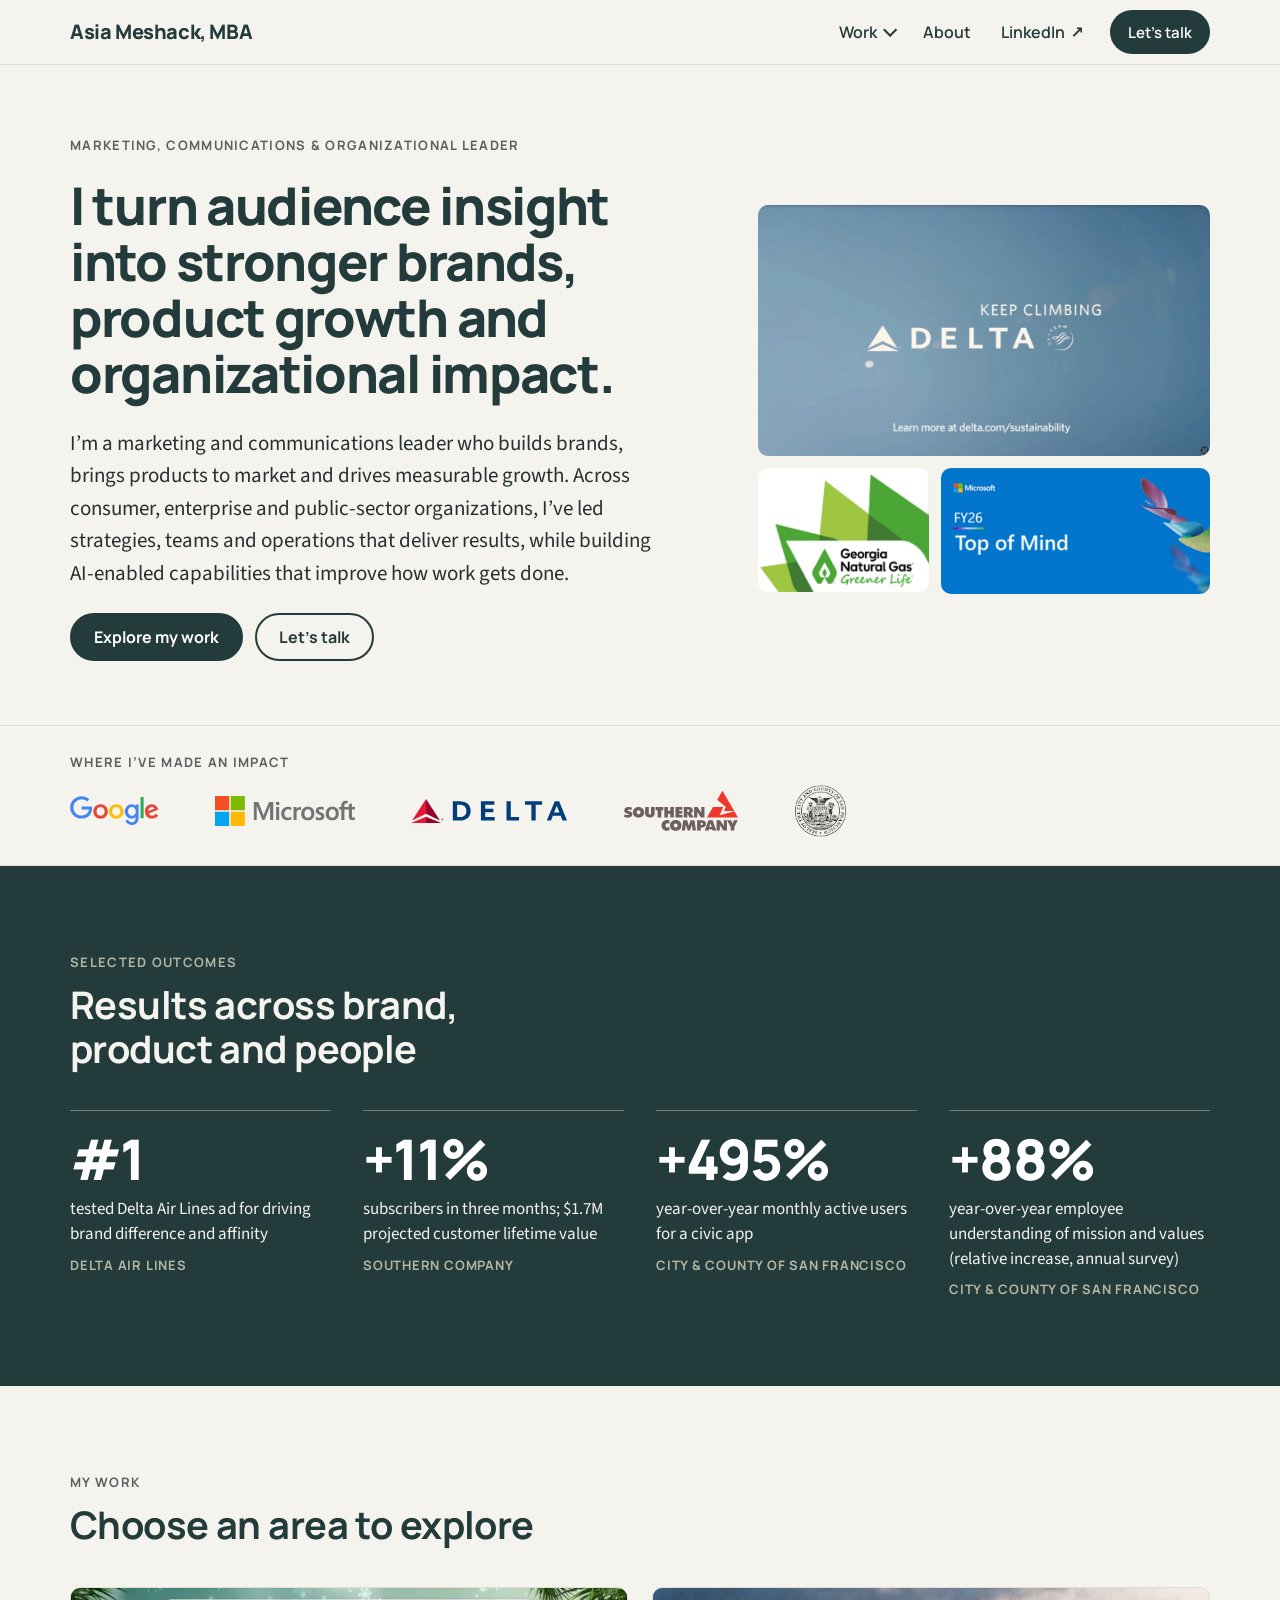
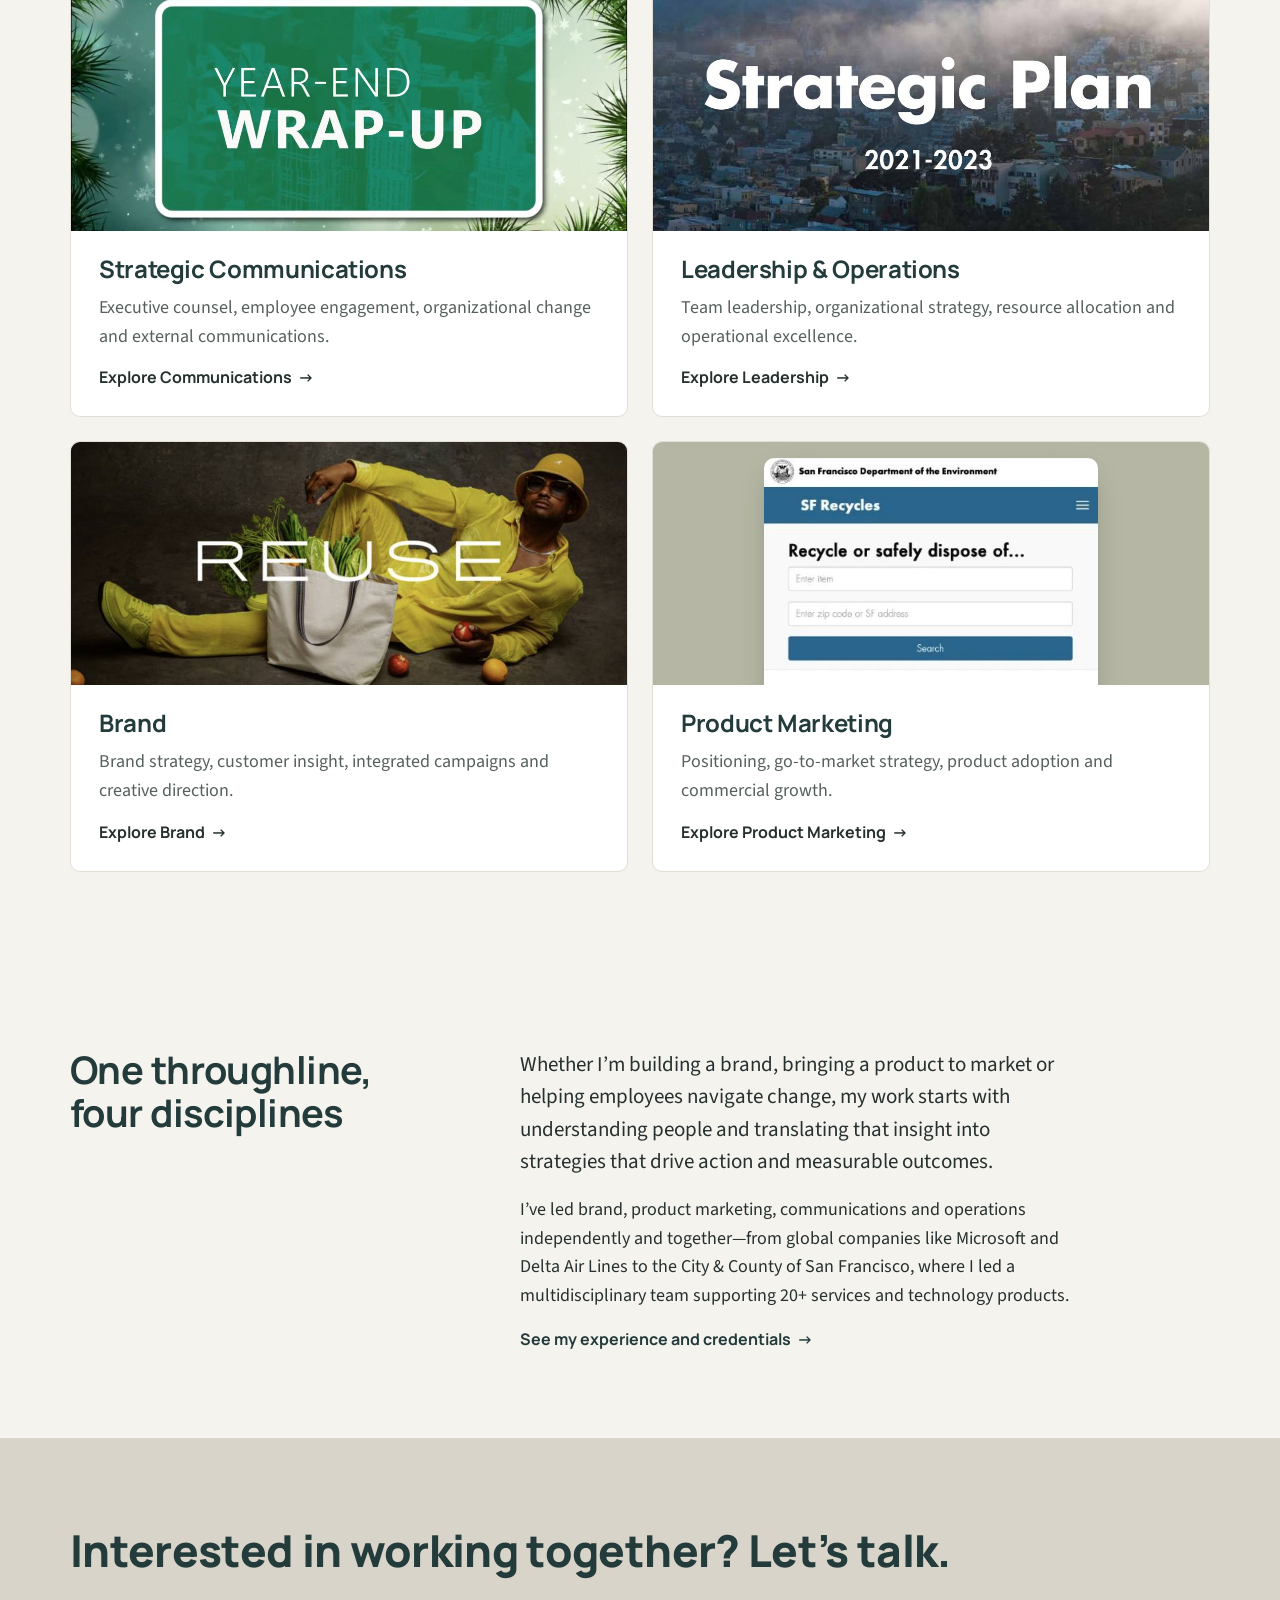
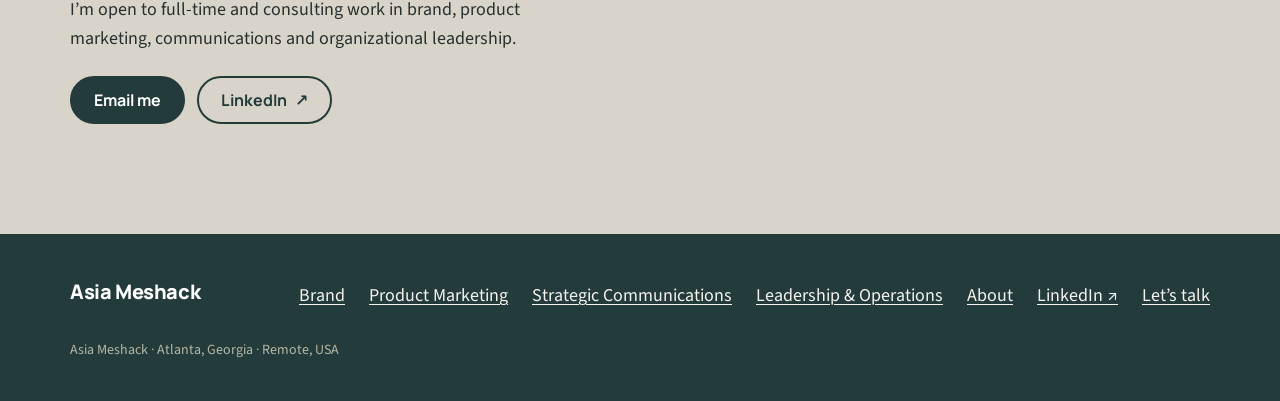
<file: index.html>
<!doctype html>
<html lang="en">
<head>
<meta charset="utf-8">
<meta name="viewport" content="width=device-width,initial-scale=1,viewport-fit=cover">
<title>Asia Meshack | Marketing, Communications & Organizational Leader</title>
<meta name="description" content="Asia Meshack is a marketing and communications leader across brand, product marketing, internal and executive communications, and leadership and operations.">
<link rel="canonical" href="https://ameshack.github.io/amward-site/">
<meta property="og:type" content="website">
<meta property="og:site_name" content="Asia Meshack">
<meta property="og:title" content="Asia Meshack | Marketing, Communications & Organizational Leader">
<meta property="og:description" content="Asia Meshack is a marketing and communications leader across brand, product marketing, internal and executive communications, and leadership and operations.">
<meta property="og:url" content="https://ameshack.github.io/amward-site/">
<meta property="og:image" content="https://ameshack.github.io/amward-site/src/img/reuse.jpg">
<meta name="twitter:card" content="summary_large_image">
<link rel="preconnect" href="https://fonts.googleapis.com">
<link rel="preconnect" href="https://fonts.gstatic.com" crossorigin>
<link rel="stylesheet" href="https://fonts.googleapis.com/css2?family=Manrope:wght@600;700;800&family=Source+Sans+3:wght@400;600;700&display=swap">
<link rel="stylesheet" href="assets/site.css">
</head>
<body data-root="" data-ext="" data-page="home">
<a class="skip" href="#main">Skip to content</a>
<header class="site-header">
  <div class="wrap">
    <a class="wordmark" href="./">Asia Meshack, MBA</a>
    <nav class="nav" aria-label="Main">
      <div class="nav-work">
        <button class="nav-work-btn" type="button" aria-expanded="false" aria-controls="work-menu">Work</button>
        <ul class="work-menu" id="work-menu" hidden><li><a href="brand/"><strong>Brand</strong><span>Brand strategy, customer insight, integrated campaigns and creative direction.</span></a></li><li><a href="product-marketing/"><strong>Product Marketing</strong><span>Positioning, go-to-market strategy, product adoption and commercial growth.</span></a></li><li><a href="communications/"><strong>Strategic Communications</strong><span>Executive counsel, employee engagement, organizational change and external communications.</span></a></li><li><a href="leadership/"><strong>Leadership &amp; Operations</strong><span>Team leadership, organizational strategy, resource allocation and operational excellence.</span></a></li></ul>
      </div>
      <a href="about/">About</a>
      <a class="ext" href="https://www.linkedin.com/in/am-ward" target="_blank" rel="noopener">LinkedIn</a>
      <a class="btn btn-primary" href="#contact">Let’s talk</a>
    </nav>
    <button class="menu-btn" type="button" aria-expanded="false" aria-controls="mobile-panel">Menu</button>
    <nav class="mobile-panel" id="mobile-panel" aria-label="Main">
      <span class="group">Work</span><a class="sub" href="brand/">Brand</a><a class="sub" href="product-marketing/">Product Marketing</a><a class="sub" href="communications/">Strategic Communications</a><a class="sub" href="leadership/">Leadership &amp; Operations</a>
      <a href="about/">About &amp; experience</a>
      <a class="ext" href="https://www.linkedin.com/in/am-ward" target="_blank" rel="noopener">LinkedIn</a>
      <a class="btn btn-primary" href="#contact">Let’s talk</a>
    </nav>
  </div>
</header>
<main id="main">
<section class="hero" aria-labelledby="hero-h">
  <div class="wrap">
    <div class="hero-copy">
      <p class="eyebrow">Marketing, communications &amp; organizational leader</p>
      <h1 id="hero-h">I turn audience insight into stronger brands, product growth and organizational impact.</h1>
      <p class="lede">I’m a marketing and communications leader who builds brands, brings products to market and drives measurable growth. Across consumer, enterprise and public-sector organizations, I’ve led strategies, teams and operations that deliver results, while building AI-enabled capabilities that improve how work gets done.</p>
      <div class="btn-row"><a class="btn btn-primary" href="#work">Explore my work</a><a class="btn btn-secondary" href="#contact">Let’s talk</a></div>
    </div>
    <div class="collage" aria-label="Selected project work">
      <figure class="c1"><img src="src/img/delta-ad.jpg" alt="Closing frame of the Delta ad: Keep Climbing, Delta and SkyTeam logos, Learn more at delta.com/sustainability" width="1100" height="612" loading="eager" decoding="async"></figure>
      <figure class="c2"><img src="src/img/greener-life-logo.jpg" alt="Georgia Natural Gas Greener Life logo with green leaf shapes" width="766" height="556" loading="eager" decoding="async"></figure>
      <figure class="c3"><img src="src/img/ms-top-of-mind.jpg" alt="Microsoft FY26 Top of Mind leadership communications banner" width="900" height="421" loading="eager" decoding="async"></figure>
    </div>
  </div>
</section>

<section class="orgs" aria-labelledby="orgs-h">
  <div class="wrap">
    <h2 class="eyebrow" id="orgs-h">Where I’ve made an impact</h2>
    <ul><li><img src="src/img/logos/google.svg" alt="Google" style="height:30px" decoding="async"></li><li><img src="src/img/logos/microsoft.svg" alt="Microsoft" style="height:30px" decoding="async"></li><li><img src="src/img/logos/delta.svg" alt="Delta Air Lines" style="height:24px" decoding="async"></li><li><img src="src/img/logos/southern-company.svg" alt="Southern Company" style="height:42px" decoding="async"></li><li><img src="src/img/logos/san-francisco-seal.png" alt="City &amp; County of San Francisco" style="height:52px" decoding="async"></li></ul>
  </div>
</section>

<section class="section outcomes" aria-labelledby="outcomes-h">
  <div class="wrap">
    <div class="section-head"><p class="eyebrow">Selected outcomes</p><h2 id="outcomes-h">Results across brand, product and people</h2></div>
    <ul><li><b>#1</b><span>tested Delta Air Lines ad for driving brand difference and affinity</span><small>Delta Air Lines</small></li><li><b>+11%</b><span>subscribers in three months; $1.7M projected customer lifetime value</span><small>Southern Company</small></li><li><b>+495%</b><span>year-over-year monthly active users for a civic app</span><small>City &amp; County of San Francisco</small></li><li><b>+88%</b><span>year-over-year employee understanding of mission and values (relative increase, annual survey)</span><small>City &amp; County of San Francisco</small></li></ul>
  </div>
</section>

<section class="section" id="work" aria-labelledby="work-h">
  <div class="wrap">
    <div class="section-head"><p class="eyebrow">My work</p><h2 id="work-h">Choose an area to explore</h2></div>
    <div class="cards"><a class="card" href="communications/">
  <div class="card-visual"><img src="src/img/year-end-wrap-up.jpg" alt="" style="object-position:center 52%" loading="lazy" decoding="async"></div>
  <div class="card-body"><h3>Strategic Communications</h3><p>Executive counsel, employee engagement, organizational change and external communications.</p><span class="arrow-link">Explore Communications</span></div>
</a><a class="card" href="leadership/">
  <div class="card-visual"><img src="src/img/strategic-plan.jpg" alt="" loading="lazy" decoding="async"></div>
  <div class="card-body"><h3>Leadership &amp; Operations</h3><p>Team leadership, organizational strategy, resource allocation and operational excellence.</p><span class="arrow-link">Explore Leadership</span></div>
</a><a class="card" href="brand/">
  <div class="card-visual"><img src="src/img/reuse.jpg" alt="" loading="lazy" decoding="async"></div>
  <div class="card-body"><h3>Brand</h3><p>Brand strategy, customer insight, integrated campaigns and creative direction.</p><span class="arrow-link">Explore Brand</span></div>
</a><a class="card" href="product-marketing/">
  <div class="card-visual phone"><img src="src/img/sfrecycles.jpg" alt="" loading="lazy" decoding="async"></div>
  <div class="card-body"><h3>Product Marketing</h3><p>Positioning, go-to-market strategy, product adoption and commercial growth.</p><span class="arrow-link">Explore Product Marketing</span></div>
</a></div>
  </div>
</section>

<section class="section throughline" aria-labelledby="about-h">
  <div class="wrap">
    <h2 id="about-h">One throughline, four disciplines</h2>
    <div class="copy">
      <p class="lede">Whether I’m building a brand, bringing a product to market or helping employees navigate change, my work starts with understanding people and translating that insight into strategies that drive action and measurable outcomes.</p>
      <p>I’ve led brand, product marketing, communications and operations independently and together—from global companies like Microsoft and Delta Air Lines to the City &amp; County of San Francisco, where I led a multidisciplinary team supporting 20+ services and technology products.</p>
      <a class="arrow-link" href="about/">See my experience and credentials</a>
    </div>
  </div>
</section>
<section class="section contact" id="contact" aria-labelledby="contact-h">
  <div class="wrap">
    <h2 id="contact-h">Interested in working together? Let’s talk.</h2>
    <p>I’m open to full-time and consulting work in brand, product marketing, communications and organizational leadership.</p>
    <div class="btn-row">
      <button class="btn btn-primary" type="button" id="reveal">Email me</button>
      <span class="addr" id="email" hidden></span>
      <button class="btn btn-secondary" type="button" id="copy" hidden>Copy</button>
      <a class="btn btn-secondary ext" href="https://www.linkedin.com/in/am-ward" target="_blank" rel="noopener">LinkedIn</a>
    </div>
    <p class="status" id="status" aria-live="polite"></p>
  </div>
</section>
</main>
<footer class="site-footer">
  <div class="wrap">
    <div class="footer-top">
      <a class="wordmark" href="./">Asia Meshack</a>
      <nav aria-label="Footer"><ul><li><a href="brand/">Brand</a></li><li><a href="product-marketing/">Product Marketing</a></li><li><a href="communications/">Strategic Communications</a></li><li><a href="leadership/">Leadership &amp; Operations</a></li><li><a href="about/">About</a></li><li><a class="ext" href="https://www.linkedin.com/in/am-ward" target="_blank" rel="noopener">LinkedIn</a></li><li><a href="#contact">Let’s talk</a></li></ul></nav>
    </div>
    <small>Asia Meshack · Atlanta, Georgia · Remote, USA</small>
  </div>
</footer>
<script src="assets/site.js"></script>
</body>
</html>
</file>
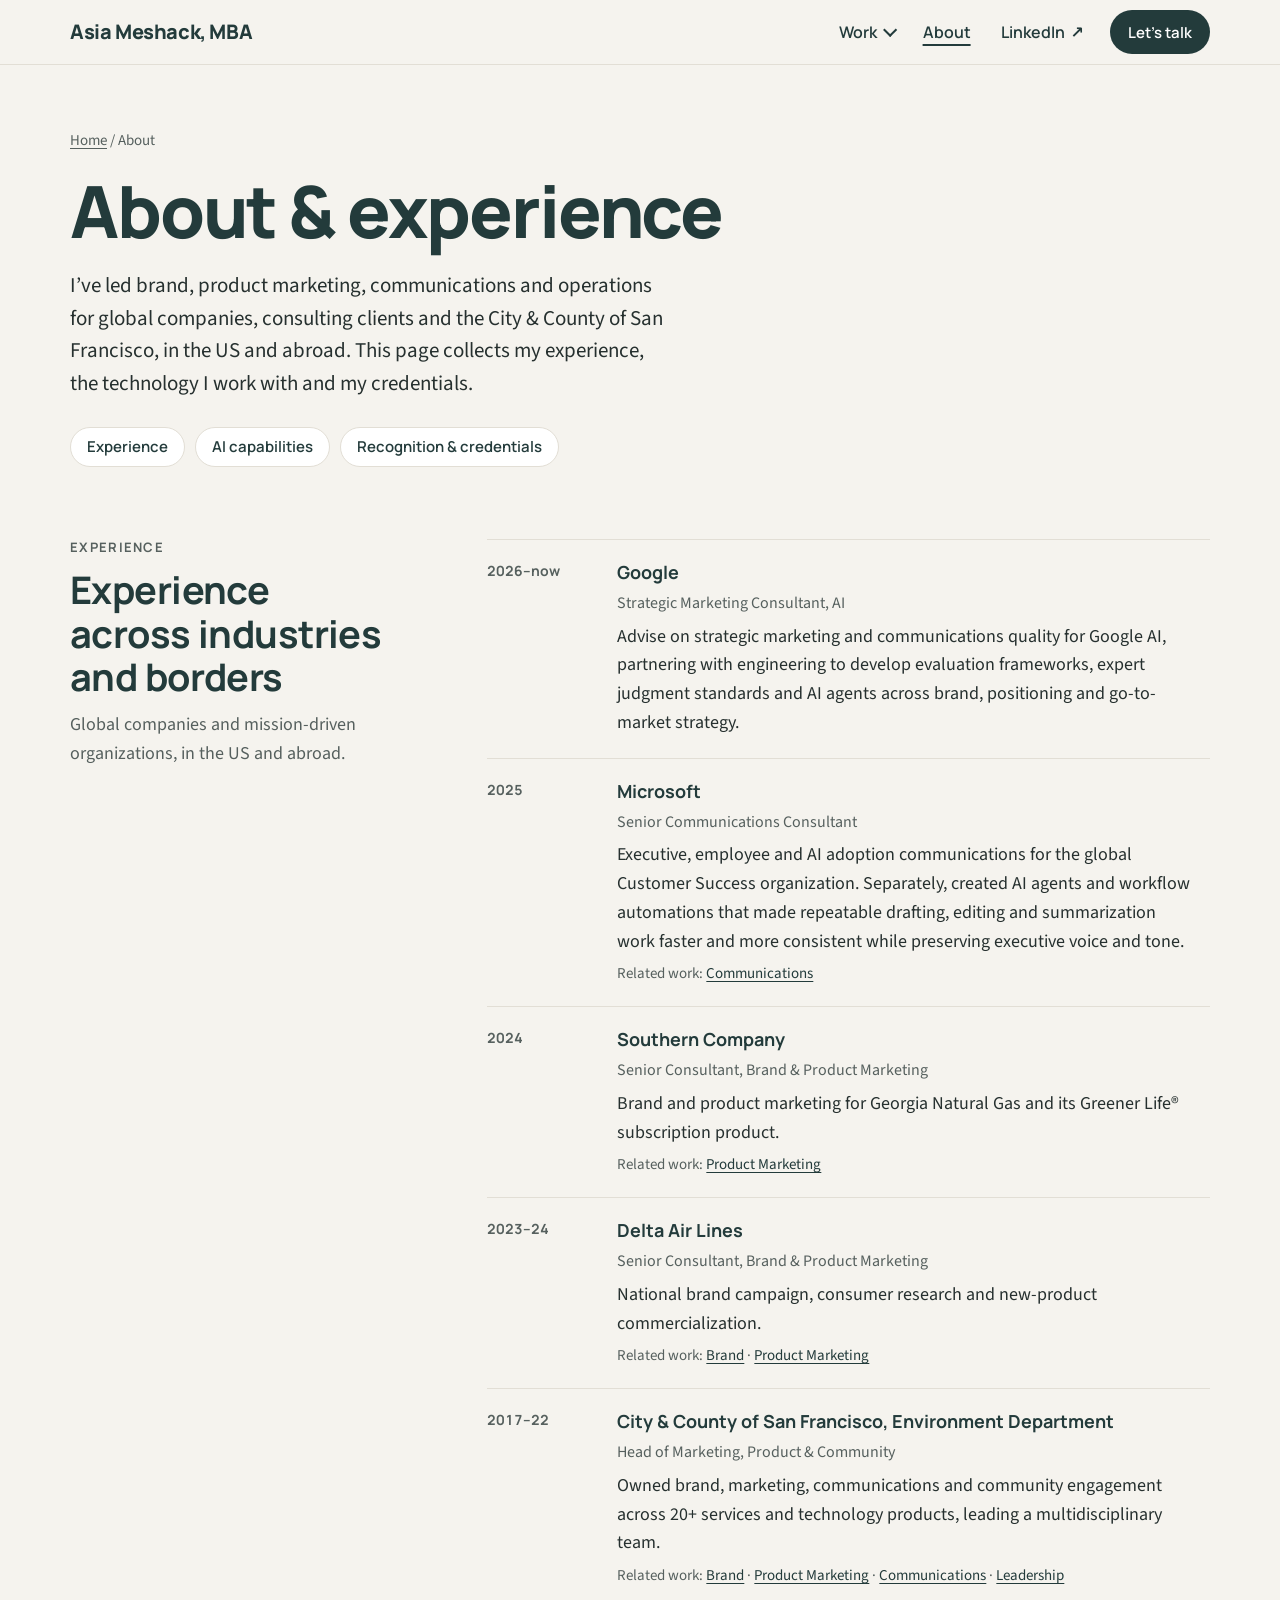
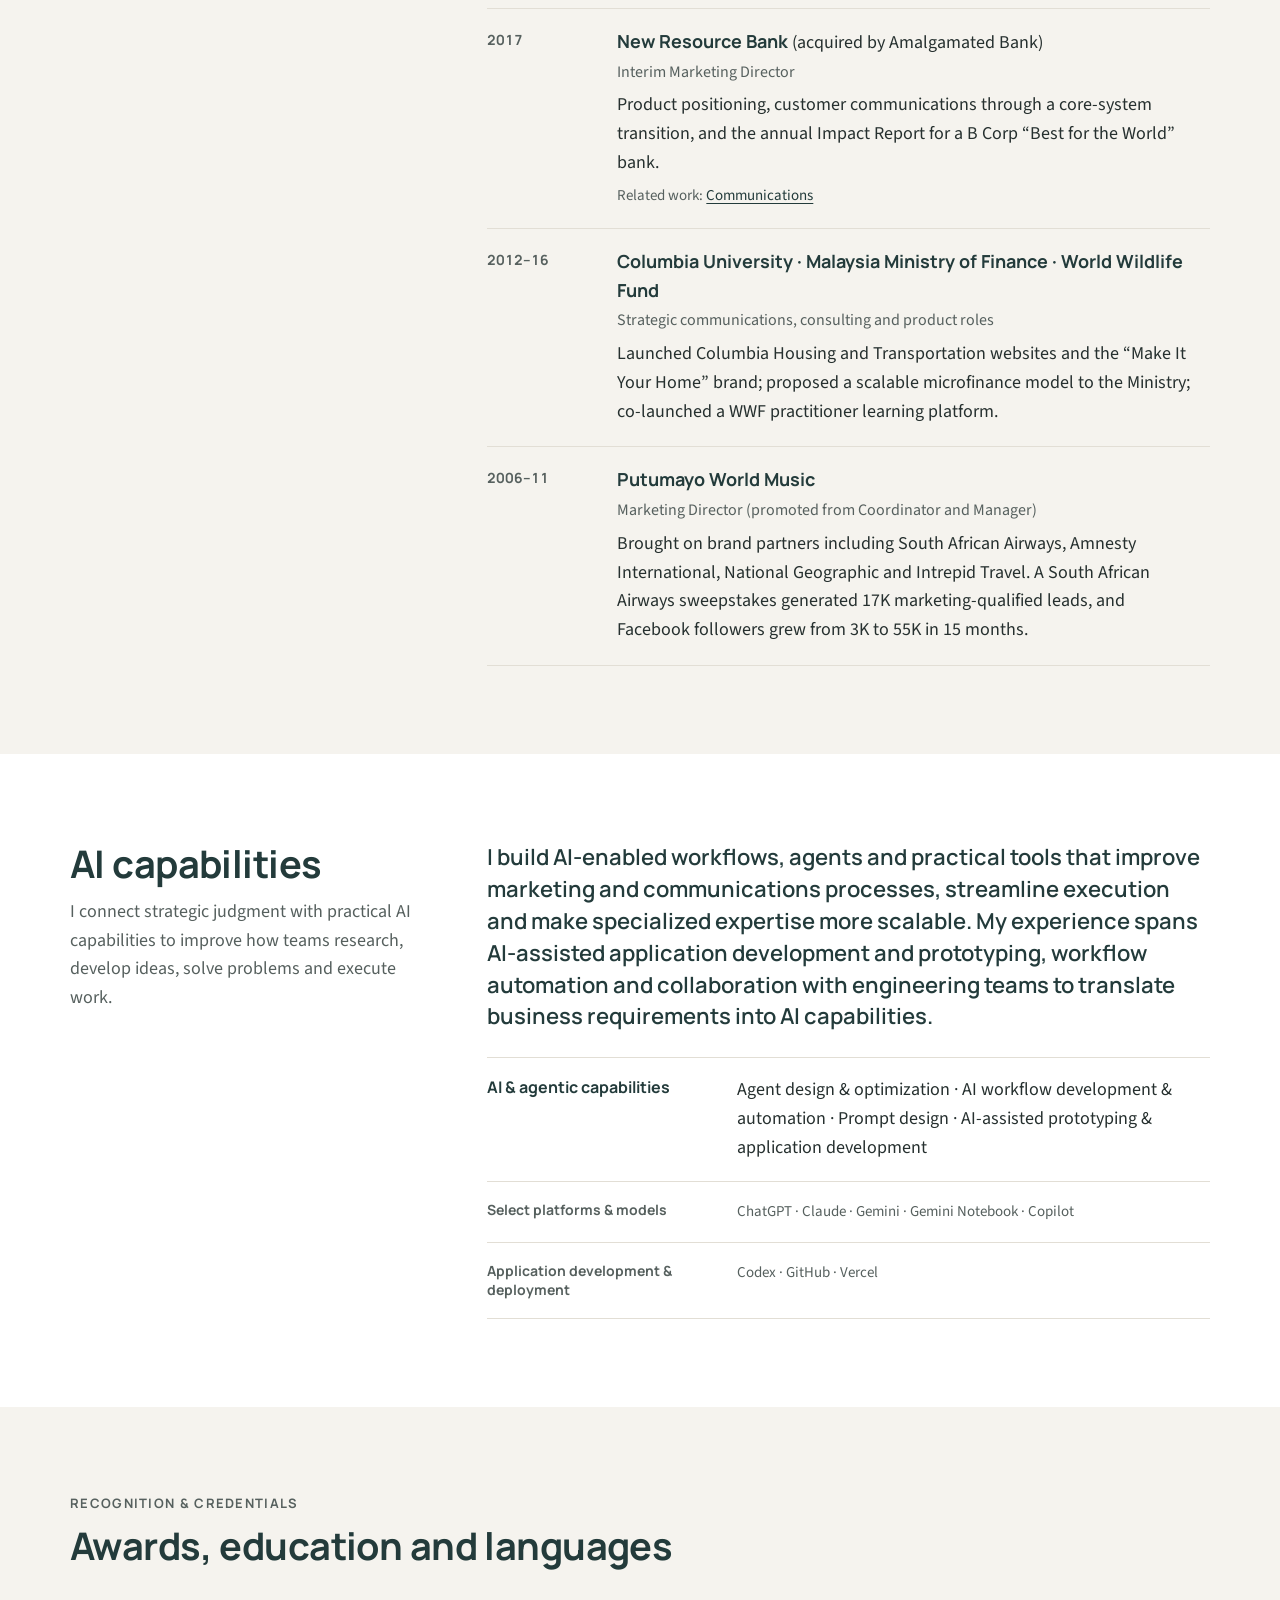
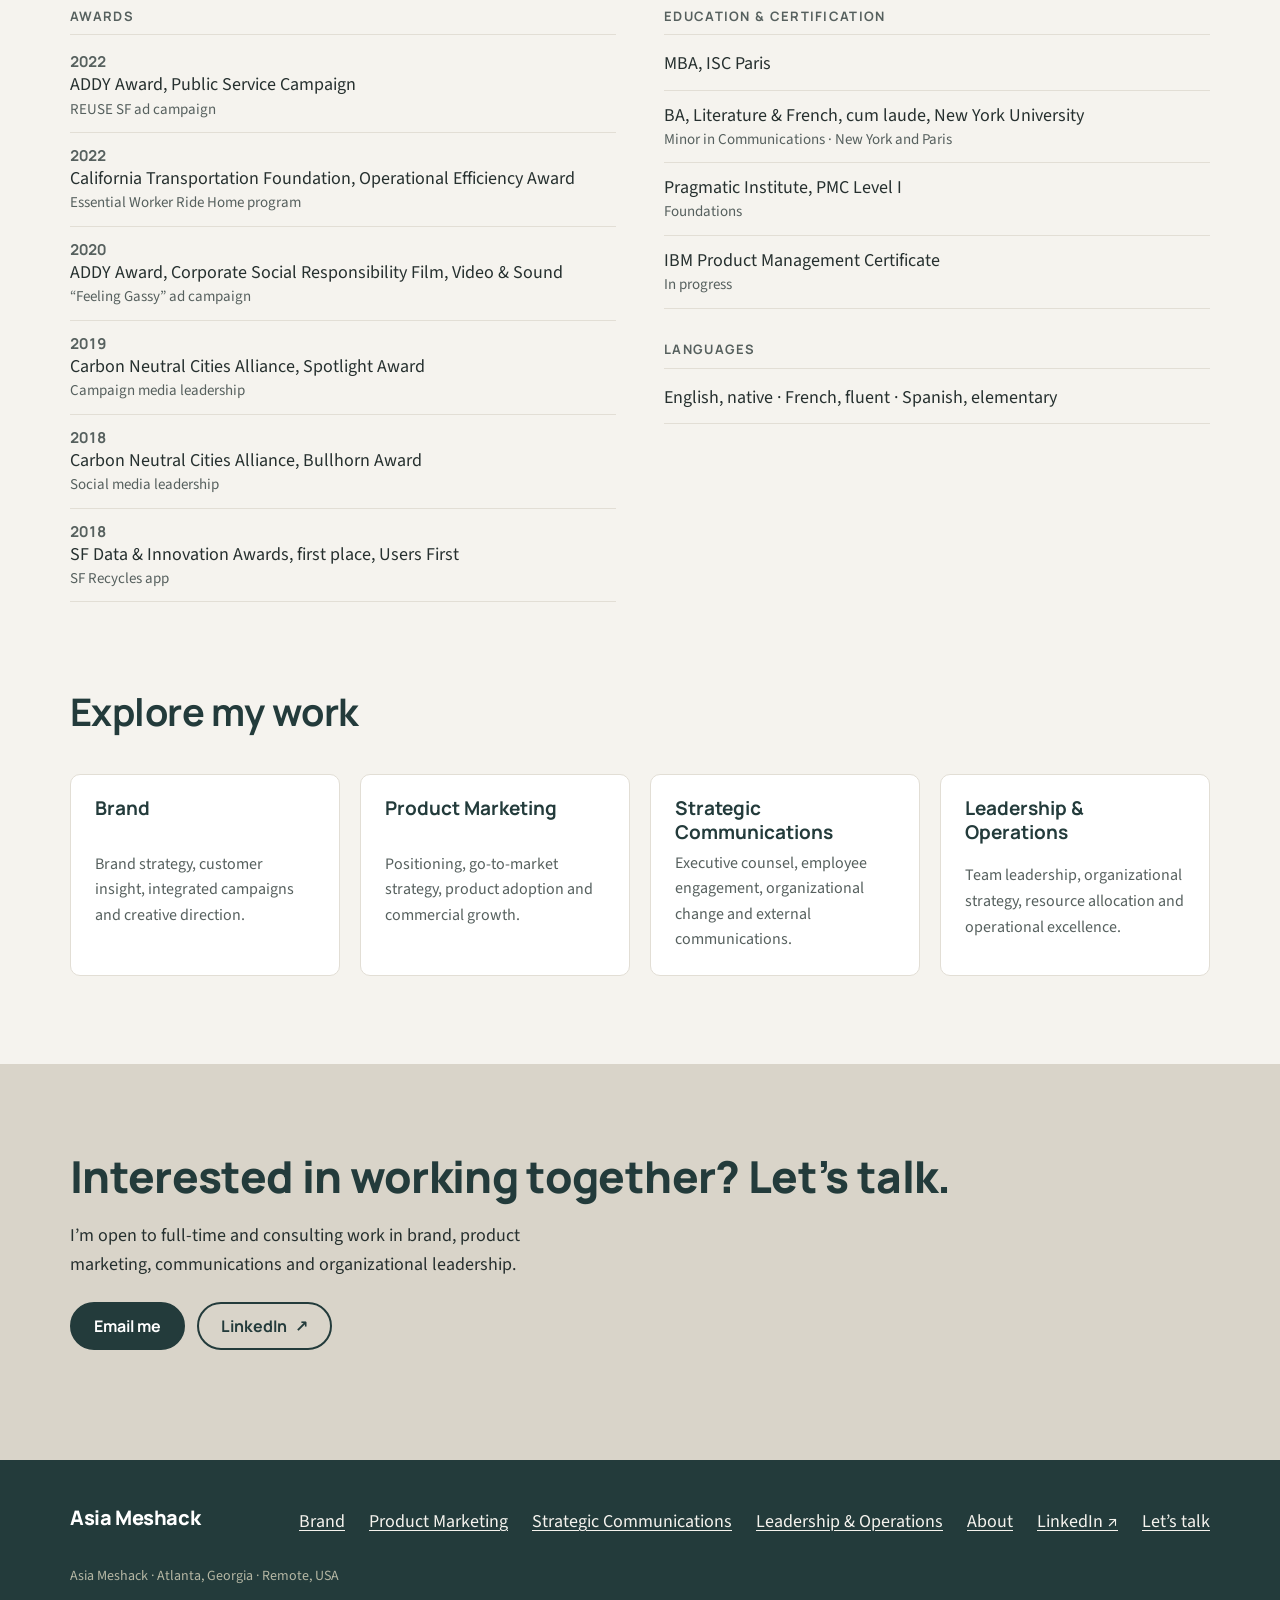
<file: about/index.html>
<!doctype html>
<html lang="en">
<head>
<meta charset="utf-8">
<meta name="viewport" content="width=device-width,initial-scale=1,viewport-fit=cover">
<title>About and experience | Asia Meshack</title>
<meta name="description" content="Experience, technology and AI capabilities, awards and education of Asia Meshack.">
<link rel="canonical" href="https://ameshack.github.io/amward-site/about/">
<meta property="og:type" content="website">
<meta property="og:site_name" content="Asia Meshack">
<meta property="og:title" content="About and experience | Asia Meshack">
<meta property="og:description" content="Experience, technology and AI capabilities, awards and education of Asia Meshack.">
<meta property="og:url" content="https://ameshack.github.io/amward-site/about/">
<meta property="og:image" content="https://ameshack.github.io/amward-site/src/img/reuse.jpg">
<meta name="twitter:card" content="summary_large_image">
<link rel="preconnect" href="https://fonts.googleapis.com">
<link rel="preconnect" href="https://fonts.gstatic.com" crossorigin>
<link rel="stylesheet" href="https://fonts.googleapis.com/css2?family=Manrope:wght@600;700;800&family=Source+Sans+3:wght@400;600;700&display=swap">
<link rel="stylesheet" href="../assets/site.css">
</head>
<body data-root="../" data-ext="" data-page="about">
<a class="skip" href="#main">Skip to content</a>
<header class="site-header">
  <div class="wrap">
    <a class="wordmark" href="../">Asia Meshack, MBA</a>
    <nav class="nav" aria-label="Main">
      <div class="nav-work">
        <button class="nav-work-btn" type="button" aria-expanded="false" aria-controls="work-menu">Work</button>
        <ul class="work-menu" id="work-menu" hidden><li><a href="../brand/"><strong>Brand</strong><span>Brand strategy, customer insight, integrated campaigns and creative direction.</span></a></li><li><a href="../product-marketing/"><strong>Product Marketing</strong><span>Positioning, go-to-market strategy, product adoption and commercial growth.</span></a></li><li><a href="../communications/"><strong>Strategic Communications</strong><span>Executive counsel, employee engagement, organizational change and external communications.</span></a></li><li><a href="../leadership/"><strong>Leadership &amp; Operations</strong><span>Team leadership, organizational strategy, resource allocation and operational excellence.</span></a></li></ul>
      </div>
      <a href="../about/" aria-current="page">About</a>
      <a class="ext" href="https://www.linkedin.com/in/am-ward" target="_blank" rel="noopener">LinkedIn</a>
      <a class="btn btn-primary" href="#contact">Let’s talk</a>
    </nav>
    <button class="menu-btn" type="button" aria-expanded="false" aria-controls="mobile-panel">Menu</button>
    <nav class="mobile-panel" id="mobile-panel" aria-label="Main">
      <span class="group">Work</span><a class="sub" href="../brand/">Brand</a><a class="sub" href="../product-marketing/">Product Marketing</a><a class="sub" href="../communications/">Strategic Communications</a><a class="sub" href="../leadership/">Leadership &amp; Operations</a>
      <a href="../about/">About &amp; experience</a>
      <a class="ext" href="https://www.linkedin.com/in/am-ward" target="_blank" rel="noopener">LinkedIn</a>
      <a class="btn btn-primary" href="#contact">Let’s talk</a>
    </nav>
  </div>
</header>
<main id="main">
<section class="page-hero" aria-labelledby="page-h">
  <div class="wrap">
    <p class="crumbs"><a href="../">Home</a> / About</p>
    <h1 id="page-h">About &amp; experience</h1>
    <p class="lede">I’ve led brand, product marketing, communications and operations for global companies, consulting clients and the City &amp; County of San Francisco, in the US and abroad. This page collects my experience, the technology I work with and my credentials.</p>
    <ul class="caps jump" aria-label="On this page"><li><a href="#experience">Experience</a></li><li><a href="#technology-ai">AI capabilities</a></li><li><a href="#credentials">Recognition &amp; credentials</a></li></ul>
  </div>
</section>

<section class="section split" id="experience" aria-labelledby="exp-h" style="padding-top:24px">
  <div class="wrap">
    <div class="split-head"><p class="eyebrow">Experience</p><h2 id="exp-h">Experience across industries and borders</h2><p>Global companies and mission-driven organizations, in the US and abroad.</p></div>
    <ol class="roles"><li><span class="when">2026–now</span><div class="role"><b>Google</b><span class="t">Strategic Marketing Consultant, AI</span><p>Advise on strategic marketing and communications quality for Google AI, partnering with engineering to develop evaluation frameworks, expert judgment standards and AI agents across brand, positioning and go-to-market strategy.</p></div></li><li><span class="when">2025</span><div class="role"><b>Microsoft</b><span class="t">Senior Communications Consultant</span><p>Executive, employee and AI adoption communications for the global Customer Success organization. Separately, created AI agents and workflow automations that made repeatable drafting, editing and summarization work faster and more consistent while preserving executive voice and tone.</p><p class="role-links">Related work: <a href="../communications/">Communications</a></p></div></li><li><span class="when">2024</span><div class="role"><b>Southern Company</b><span class="t">Senior Consultant, Brand &amp; Product Marketing</span><p>Brand and product marketing for Georgia Natural Gas and its Greener Life® subscription product.</p><p class="role-links">Related work: <a href="../product-marketing/">Product Marketing</a></p></div></li><li><span class="when">2023–24</span><div class="role"><b>Delta Air Lines</b><span class="t">Senior Consultant, Brand &amp; Product Marketing</span><p>National brand campaign, consumer research and new-product commercialization.</p><p class="role-links">Related work: <a href="../brand/">Brand</a> · <a href="../product-marketing/">Product Marketing</a></p></div></li><li><span class="when">2017–22</span><div class="role"><b>City &amp; County of San Francisco, Environment Department</b><span class="t">Head of Marketing, Product &amp; Community</span><p>Owned brand, marketing, communications and community engagement across 20+ services and technology products, leading a multidisciplinary team.</p><p class="role-links">Related work: <a href="../brand/">Brand</a> · <a href="../product-marketing/">Product Marketing</a> · <a href="../communications/">Communications</a> · <a href="../leadership/">Leadership</a></p></div></li><li><span class="when">2017</span><div class="role"><b>New Resource Bank</b> (acquired by Amalgamated Bank)<span class="t">Interim Marketing Director</span><p>Product positioning, customer communications through a core-system transition, and the annual Impact Report for a B Corp “Best for the World” bank.</p><p class="role-links">Related work: <a href="../communications/">Communications</a></p></div></li><li><span class="when">2012–16</span><div class="role"><b>Columbia University · Malaysia Ministry of Finance · World Wildlife Fund</b><span class="t">Strategic communications, consulting and product roles</span><p>Launched Columbia Housing and Transportation websites and the “Make It Your Home” brand; proposed a scalable microfinance model to the Ministry; co-launched a WWF practitioner learning platform.</p></div></li><li><span class="when">2006–11</span><div class="role"><b>Putumayo World Music</b><span class="t">Marketing Director (promoted from Coordinator and Manager)</span><p>Brought on brand partners including South African Airways, Amnesty International, National Geographic and Intrepid Travel. A South African Airways sweepstakes generated 17K marketing-qualified leads, and Facebook followers grew from 3K to 55K in 15 months.</p></div></li></ol>
  </div>
</section>

<section class="section split tech" id="technology-ai" aria-labelledby="tech-h">
  <div class="wrap">
    <div class="split-head"><h2 id="tech-h">AI capabilities</h2><p>I connect strategic judgment with practical AI capabilities to improve how teams research, develop ideas, solve problems and execute work.</p></div>
    <div class="tech-body"><p class="tech-capability">I build AI-enabled workflows, agents and practical tools that improve marketing and communications processes, streamline execution and make specialized expertise more scalable. My experience spans AI-assisted application development and prototyping, workflow automation and collaboration with engineering teams to translate business requirements into AI capabilities.</p><dl class="tech-rows"><div><dt>AI &amp; agentic capabilities</dt><dd>Agent design &amp; optimization · AI workflow development &amp; automation · Prompt design · AI-assisted prototyping &amp; application development</dd></div><div class="tool"><dt>Select platforms &amp; models</dt><dd>ChatGPT · Claude · Gemini · Gemini Notebook · Copilot</dd></div><div class="tool"><dt>Application development &amp; deployment</dt><dd>Codex · GitHub · Vercel</dd></div></dl></div>
  </div>
</section>

<section class="section" id="credentials" aria-labelledby="cred-h">
  <div class="wrap">
    <div class="section-head"><p class="eyebrow">Recognition &amp; credentials</p><h2 id="cred-h">Awards, education and languages</h2></div>
    <div class="cred-grid">
      <div><h3>Awards</h3><ul><li><span class="yr">2022</span>ADDY Award, Public Service Campaign<span>REUSE SF ad campaign</span></li><li><span class="yr">2022</span>California Transportation Foundation, Operational Efficiency Award<span>Essential Worker Ride Home program</span></li><li><span class="yr">2020</span>ADDY Award, Corporate Social Responsibility Film, Video &amp; Sound<span>“Feeling Gassy” ad campaign</span></li><li><span class="yr">2019</span>Carbon Neutral Cities Alliance, Spotlight Award<span>Campaign media leadership</span></li><li><span class="yr">2018</span>Carbon Neutral Cities Alliance, Bullhorn Award<span>Social media leadership</span></li><li><span class="yr">2018</span>SF Data &amp; Innovation Awards, first place, Users First<span>SF Recycles app</span></li></ul></div>
      <div class="stack">
        <div><h3>Education &amp; certification</h3><ul><li>MBA, ISC Paris</li><li>BA, Literature &amp; French, cum laude, New York University<span>Minor in Communications · New York and Paris</span></li><li>Pragmatic Institute, PMC Level I<span>Foundations</span></li><li>IBM Product Management Certificate<span>In progress</span></li></ul></div>
        <div><h3>Languages</h3><ul><li>English, native · French, fluent · Spanish, elementary</li></ul></div>
      </div>
    </div>
  </div>
</section>

<section class="section" style="padding-top:0" aria-labelledby="related-h">
  <div class="wrap">
    <div class="section-head"><h2 id="related-h">Explore my work</h2></div>
    <div class="related four"><a href="../brand/"><strong>Brand</strong><span>Brand strategy, customer insight, integrated campaigns and creative direction.</span></a><a href="../product-marketing/"><strong>Product Marketing</strong><span>Positioning, go-to-market strategy, product adoption and commercial growth.</span></a><a href="../communications/"><strong>Strategic Communications</strong><span>Executive counsel, employee engagement, organizational change and external communications.</span></a><a href="../leadership/"><strong>Leadership &amp; Operations</strong><span>Team leadership, organizational strategy, resource allocation and operational excellence.</span></a></div>
  </div>
</section>
<section class="section contact" id="contact" aria-labelledby="contact-h">
  <div class="wrap">
    <h2 id="contact-h">Interested in working together? Let’s talk.</h2>
    <p>I’m open to full-time and consulting work in brand, product marketing, communications and organizational leadership.</p>
    <div class="btn-row">
      <button class="btn btn-primary" type="button" id="reveal">Email me</button>
      <span class="addr" id="email" hidden></span>
      <button class="btn btn-secondary" type="button" id="copy" hidden>Copy</button>
      <a class="btn btn-secondary ext" href="https://www.linkedin.com/in/am-ward" target="_blank" rel="noopener">LinkedIn</a>
    </div>
    <p class="status" id="status" aria-live="polite"></p>
  </div>
</section>
</main>
<footer class="site-footer">
  <div class="wrap">
    <div class="footer-top">
      <a class="wordmark" href="../">Asia Meshack</a>
      <nav aria-label="Footer"><ul><li><a href="../brand/">Brand</a></li><li><a href="../product-marketing/">Product Marketing</a></li><li><a href="../communications/">Strategic Communications</a></li><li><a href="../leadership/">Leadership &amp; Operations</a></li><li><a href="../about/">About</a></li><li><a class="ext" href="https://www.linkedin.com/in/am-ward" target="_blank" rel="noopener">LinkedIn</a></li><li><a href="#contact">Let’s talk</a></li></ul></nav>
    </div>
    <small>Asia Meshack · Atlanta, Georgia · Remote, USA</small>
  </div>
</footer>
<script src="../assets/site.js"></script>
</body>
</html>
</file>
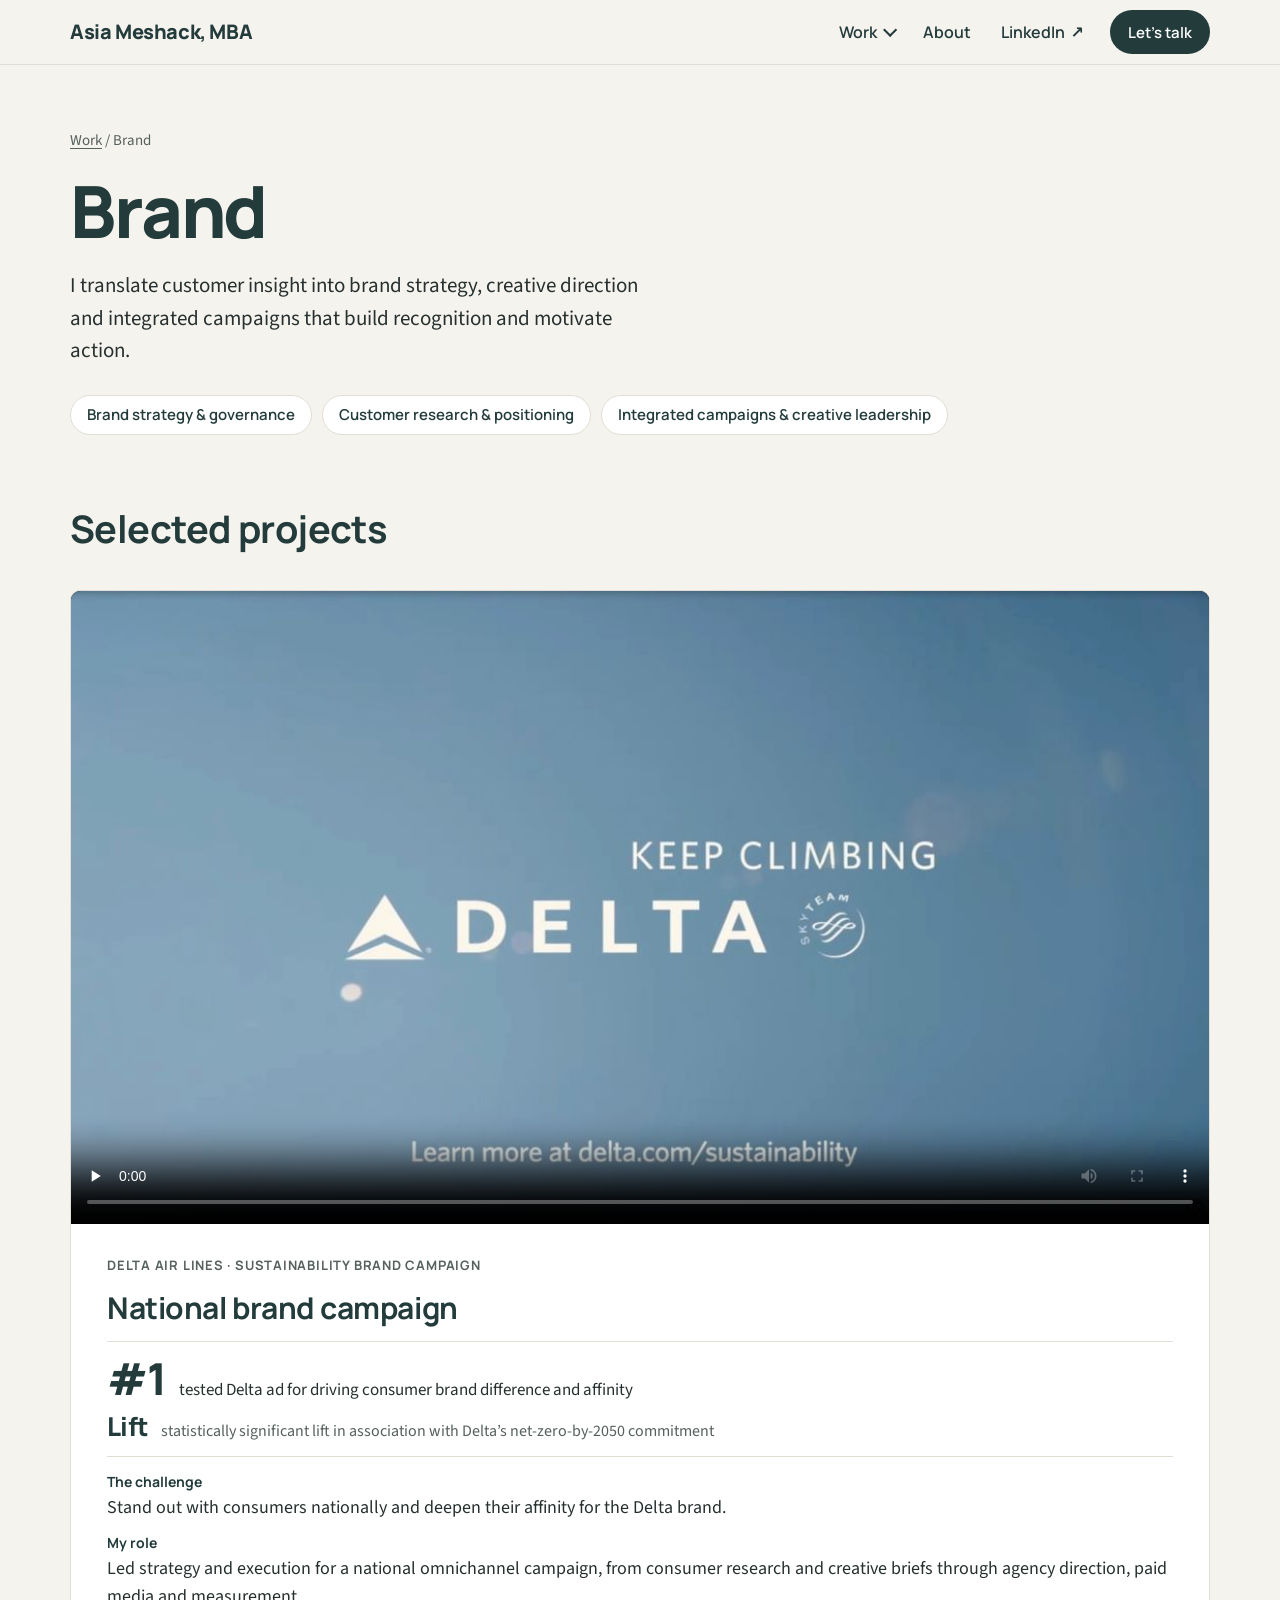
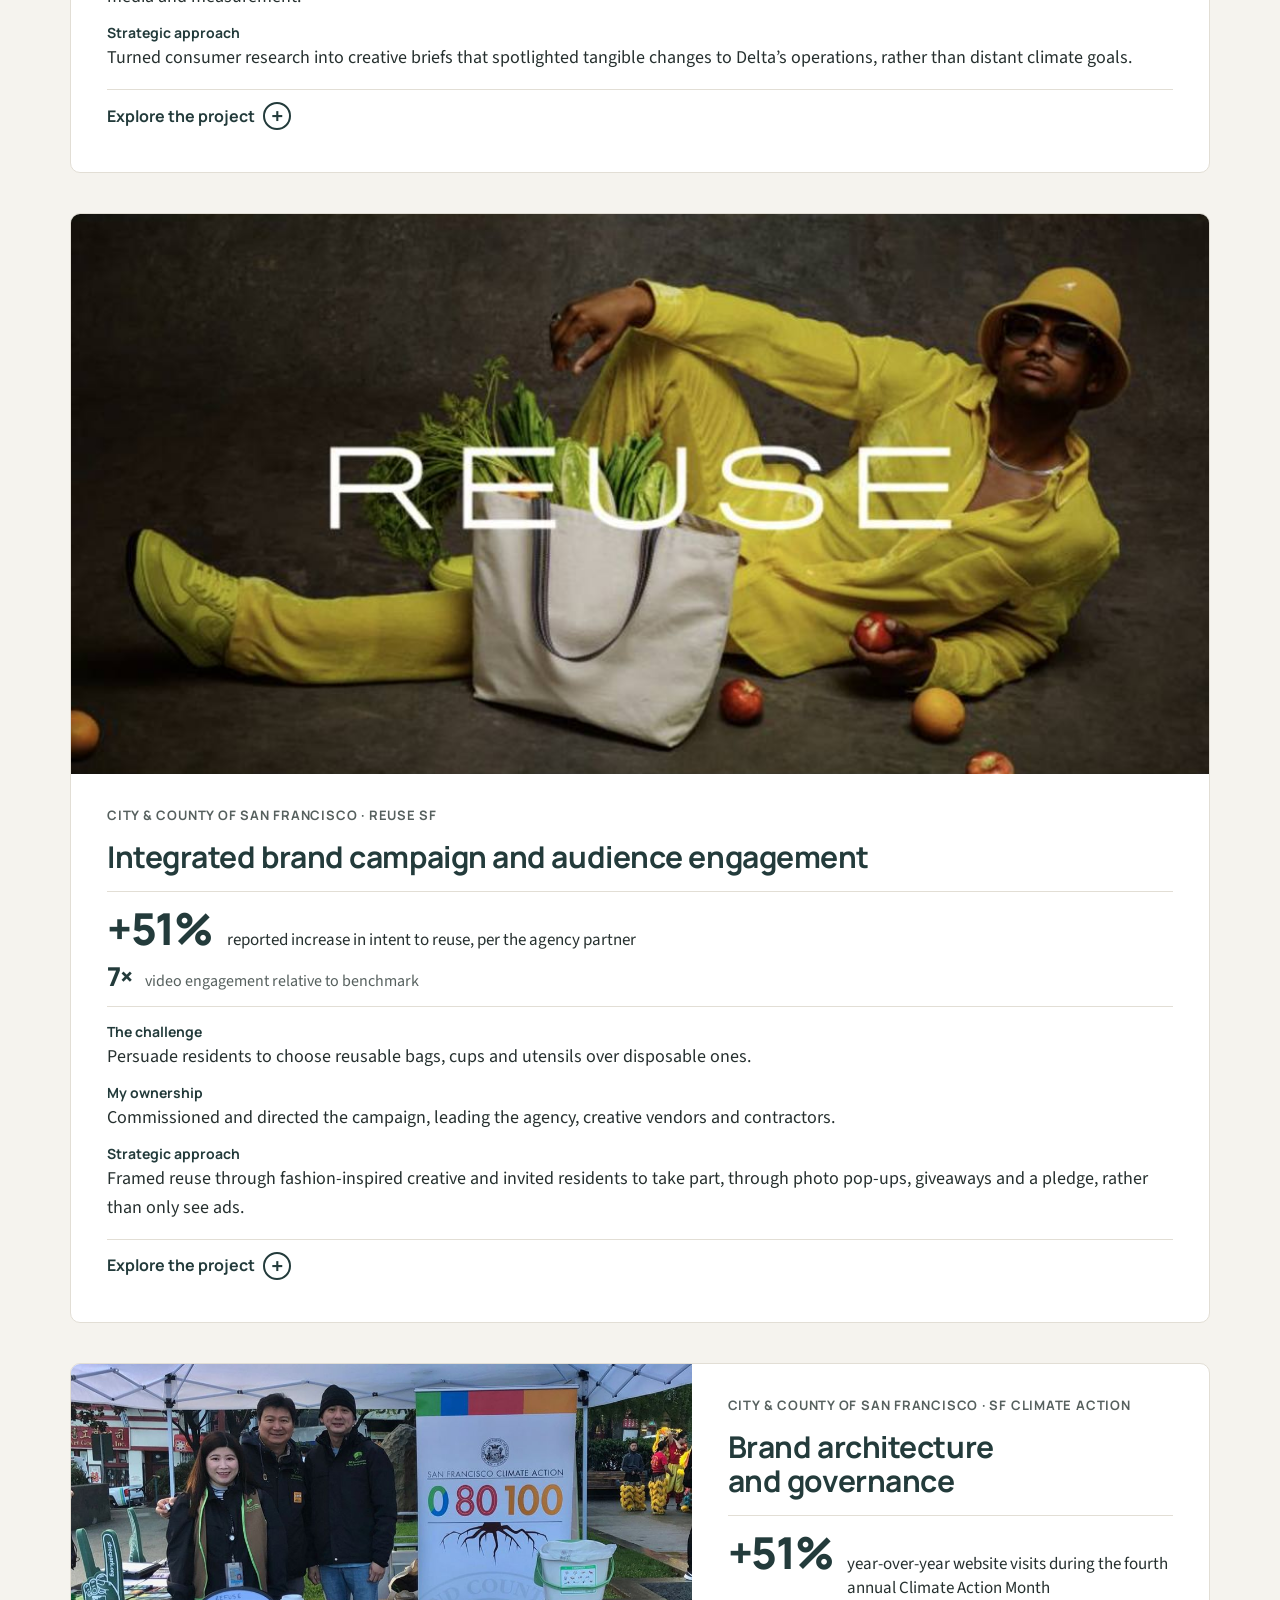
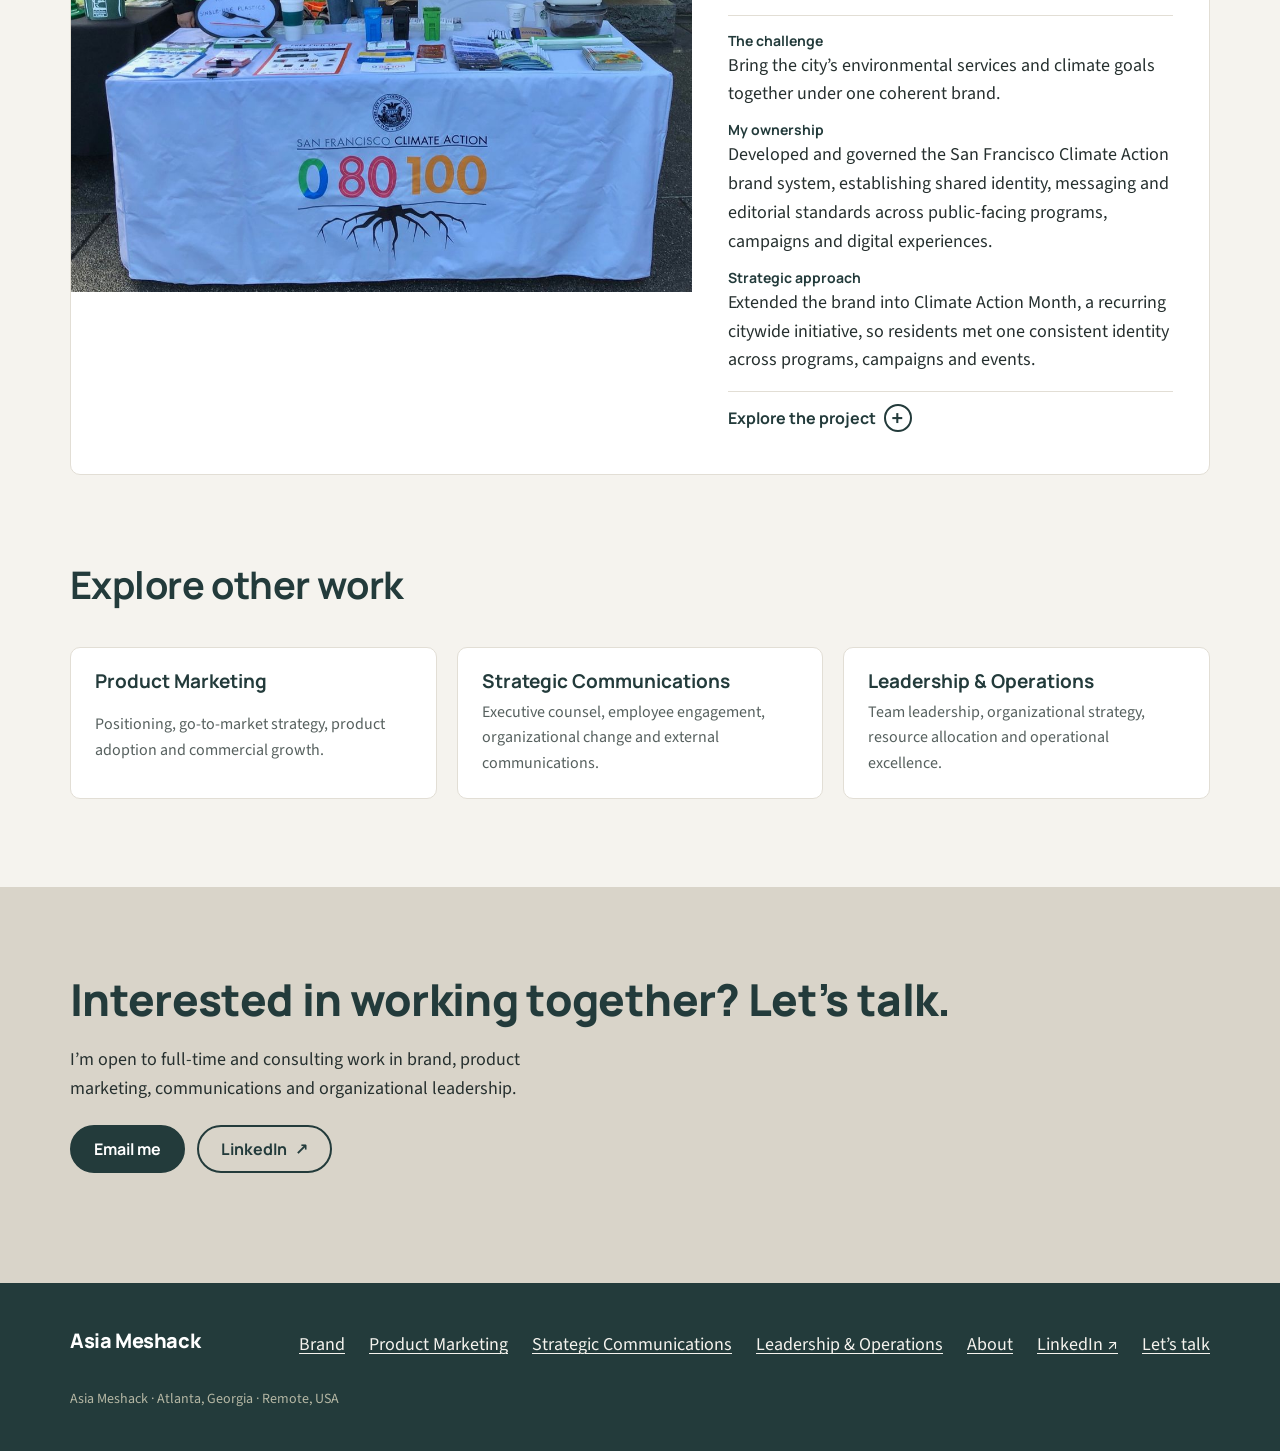
<file: brand/index.html>
<!doctype html>
<html lang="en">
<head>
<meta charset="utf-8">
<meta name="viewport" content="width=device-width,initial-scale=1,viewport-fit=cover">
<title>Brand strategy and campaigns | Asia Meshack</title>
<meta name="description" content="Brand strategy, customer research, integrated campaigns and creative direction by Asia Meshack, with work for Delta Air Lines and the City & County of San Francisco.">
<link rel="canonical" href="https://ameshack.github.io/amward-site/brand/">
<meta property="og:type" content="website">
<meta property="og:site_name" content="Asia Meshack">
<meta property="og:title" content="Brand strategy and campaigns | Asia Meshack">
<meta property="og:description" content="Brand strategy, customer research, integrated campaigns and creative direction by Asia Meshack, with work for Delta Air Lines and the City & County of San Francisco.">
<meta property="og:url" content="https://ameshack.github.io/amward-site/brand/">
<meta property="og:image" content="https://ameshack.github.io/amward-site/src/img/reuse.jpg">
<meta name="twitter:card" content="summary_large_image">
<link rel="preconnect" href="https://fonts.googleapis.com">
<link rel="preconnect" href="https://fonts.gstatic.com" crossorigin>
<link rel="stylesheet" href="https://fonts.googleapis.com/css2?family=Manrope:wght@600;700;800&family=Source+Sans+3:wght@400;600;700&display=swap">
<link rel="stylesheet" href="../assets/site.css">
</head>
<body data-root="../" data-ext="" data-page="brand">
<a class="skip" href="#main">Skip to content</a>
<header class="site-header">
  <div class="wrap">
    <a class="wordmark" href="../">Asia Meshack, MBA</a>
    <nav class="nav" aria-label="Main">
      <div class="nav-work">
        <button class="nav-work-btn" type="button" aria-expanded="false" aria-controls="work-menu">Work</button>
        <ul class="work-menu" id="work-menu" hidden><li><a href="../brand/"><strong>Brand</strong><span>Brand strategy, customer insight, integrated campaigns and creative direction.</span></a></li><li><a href="../product-marketing/"><strong>Product Marketing</strong><span>Positioning, go-to-market strategy, product adoption and commercial growth.</span></a></li><li><a href="../communications/"><strong>Strategic Communications</strong><span>Executive counsel, employee engagement, organizational change and external communications.</span></a></li><li><a href="../leadership/"><strong>Leadership &amp; Operations</strong><span>Team leadership, organizational strategy, resource allocation and operational excellence.</span></a></li></ul>
      </div>
      <a href="../about/">About</a>
      <a class="ext" href="https://www.linkedin.com/in/am-ward" target="_blank" rel="noopener">LinkedIn</a>
      <a class="btn btn-primary" href="#contact">Let’s talk</a>
    </nav>
    <button class="menu-btn" type="button" aria-expanded="false" aria-controls="mobile-panel">Menu</button>
    <nav class="mobile-panel" id="mobile-panel" aria-label="Main">
      <span class="group">Work</span><a class="sub" href="../brand/">Brand</a><a class="sub" href="../product-marketing/">Product Marketing</a><a class="sub" href="../communications/">Strategic Communications</a><a class="sub" href="../leadership/">Leadership &amp; Operations</a>
      <a href="../about/">About &amp; experience</a>
      <a class="ext" href="https://www.linkedin.com/in/am-ward" target="_blank" rel="noopener">LinkedIn</a>
      <a class="btn btn-primary" href="#contact">Let’s talk</a>
    </nav>
  </div>
</header>
<main id="main">
<section class="page-hero" aria-labelledby="page-h">
  <div class="wrap">
    <p class="crumbs"><a href="../#work">Work</a> / Brand</p>
    <h1 id="page-h">Brand</h1>
    <p class="lede">I translate customer insight into brand strategy, creative direction and integrated campaigns that build recognition and motivate action.</p>
    <ul class="caps" aria-label="Capabilities"><li>Brand strategy &amp; governance</li><li>Customer research &amp; positioning</li><li>Integrated campaigns &amp; creative leadership</li></ul>
  </div>
</section>

<section class="section" style="padding-top:24px" aria-labelledby="featured-h">
  <div class="wrap">
    <div class="section-head"><h2 id="featured-h">Selected projects</h2></div>
    <div class="featured"><article class="project project-wide" id="delta-campaign">
  <div class="project-media"><video controls playsinline preload="none" poster="../src/img/delta-ad.jpg" width="1280" height="724" aria-label="Delta sustainability brand campaign ad"><source src="../src/video/delta-sustainability-ad.mp4" type="video/mp4"></video></div>
  <div class="project-body">
    <p class="meta">Delta Air Lines · Sustainability brand campaign</p>
    <h3>National brand campaign</h3>
    <div class="outcomes-pair"><p class="outcome"><b>#1</b><span>tested Delta ad for driving consumer brand difference and affinity</span></p><p class="outcome-2"><b>Lift</b><span>statistically significant lift in association with Delta’s net-zero-by-2050 commitment</span></p></div>
    <dl class="summary">
      <div><dt>The challenge</dt><dd>Stand out with consumers nationally and deepen their affinity for the Delta brand.</dd></div>
      <div><dt>My role</dt><dd>Led strategy and execution for a national omnichannel campaign, from consumer research and creative briefs through agency direction, paid media and measurement.</dd></div>
      <div><dt>Strategic approach</dt><dd>Turned consumer research into creative briefs that spotlighted tangible changes to Delta’s operations, rather than distant climate goals.</dd></div>
    </dl>
    <details class="more">
      <summary>Explore the project<span class="sr-only">: National brand campaign</span></summary>
      <div class="detail"><div><h4>Strategic insight</h4><p>Consumer research reinforced the value of concrete, informative sustainability claims in building brand differentiation and affinity. By spotlighting tangible changes to Delta’s operations, the campaign made progress toward its long-term climate commitments more relatable, credible and memorable.</p></div><div><h4>Research and execution</h4><p>Led multiphase qualitative and quantitative consumer research and competitive analysis, translated the findings into creative briefs and agency direction, and oversaw paid-media investment, measurement and reporting.</p></div><div><h4>Results</h4><ul><li>The #1 tested Delta ad for driving consumer brand difference and affinity, in the emotive-testing phase of Delta consumer research</li><li>Statistically significant lift in association with the message “We are committed to net zero carbon emissions by 2050,” per the media agency’s mid-campaign report</li></ul><p class="fine">Message association measures what viewers linked to Delta, not progress on emissions.</p></div><div><h4>Ongoing content strategy</h4><p>Separately, developed a research-backed evergreen content strategy built on four principles: spotlight current progress over distant commitments, feature the employees and partners behind it, connect progress to customer benefits, and share setbacks as openly as gains. It guided ongoing content planning, not the campaign ad.</p></div></div>
    </details>
  </div>
</article><article class="project project-wide" id="reuse-sf">
  <div class="project-media"><img src="../src/img/reuse.jpg" alt="REUSE SF campaign creative: a model in yellow reclining with a reusable tote of produce" width="1100" height="558" loading="lazy" decoding="async"></div>
  <div class="project-body">
    <p class="meta">City &amp; County of San Francisco · REUSE SF</p>
    <h3>Integrated brand campaign and audience engagement</h3>
    <div class="outcomes-pair"><p class="outcome"><b>+51%</b><span>reported increase in intent to reuse, per the agency partner</span></p><p class="outcome-2"><b>7×</b><span>video engagement relative to benchmark</span></p></div>
    <dl class="summary">
      <div><dt>The challenge</dt><dd>Persuade residents to choose reusable bags, cups and utensils over disposable ones.</dd></div>
      <div><dt>My ownership</dt><dd>Commissioned and directed the campaign, leading the agency, creative vendors and contractors.</dd></div>
      <div><dt>Strategic approach</dt><dd>Framed reuse through fashion-inspired creative and invited residents to take part, through photo pop-ups, giveaways and a pledge, rather than only see ads.</dd></div>
    </dl>
    <details class="more">
      <summary>Explore the project<span class="sr-only">: Integrated brand campaign and audience engagement</span></summary>
      <div class="detail"><div><h4>Strategy and execution</h4><p>Led integrated advertising, community activations, a pledge website and geotargeted digital promotion that drove attendance at neighborhood activations. User-generated-style video and culturally relevant creative reached Spanish- and Chinese-speaking, lower-income and older residents.</p></div><div><h4>Results</h4><ul><li>+51% reported increase in intent to reuse</li><li>Video engagement at 7× benchmark, driven by the user-generated-style creative</li><li>Thousands of pledges and 4,000+ participant photos shared on social media, carrying the campaign into residents’ own channels</li><li>2022 ADDY Award, Public Service Campaign</li></ul><p class="fine">Campaign-level results reported by the agency partner. The 51% measures intent to reuse, not verified behavior.</p></div><div class="links"><a class="ext" href="https://www.reuse-sf.org/" target="_blank" rel="noopener">View the REUSE SF campaign</a></div></div>
    </details>
  </div>
</article><article class="project project-side" id="sf-climate-action">
  <div class="project-media"><img src="../src/img/climate-action-booth.jpg" alt="San Francisco Environment staff at a community outreach table branded with the San Francisco Climate Action 0 80 100 Roots identity" width="1100" height="937" loading="lazy" decoding="async"></div>
  <div class="project-body">
    <p class="meta">City &amp; County of San Francisco · SF Climate Action</p>
    <h3>Brand architecture and governance</h3>
    <div class="outcomes-pair"><p class="outcome"><b>+51%</b><span>year-over-year website visits during the fourth annual Climate Action Month</span></p></div>
    <dl class="summary">
      <div><dt>The challenge</dt><dd>Bring the city’s environmental services and climate goals together under one coherent brand.</dd></div>
      <div><dt>My ownership</dt><dd>Developed and governed the San Francisco Climate Action brand system, establishing shared identity, messaging and editorial standards across public-facing programs, campaigns and digital experiences.</dd></div>
      <div><dt>Strategic approach</dt><dd>Extended the brand into Climate Action Month, a recurring citywide initiative, so residents met one consistent identity across programs, campaigns and events.</dd></div>
    </dl>
    <details class="more">
      <summary>Explore the project<span class="sr-only">: Brand architecture and governance</span></summary>
      <div class="detail"><div><h4>Brand system and governance</h4><p>Expanded the city’s “0/80/100/Roots” climate identity into a brand system for city programs and public-facing communications, with naming, content strategy and governance for new products and citywide initiatives, coordinated across teams.</p></div><div><h4>Extending the brand</h4><p>Created Climate Action Month, an annual citywide initiative that brought the brand to residents through an integrated partner strategy. Its <a href="../product-marketing/#cam-portal">event-discovery portal</a> is covered under Product Marketing.</p></div><div><h4>Results</h4><p>Website visits rose 51% year over year during the fourth annual Climate Action Month, reflecting the broader marketing and digital program rather than the brand system alone.</p></div><div><h4>Broader context</h4><ul><li>San Francisco was named to the CDP (formerly Carbon Disclosure Project) Cities A List for the fourth consecutive year in 2022, recognizing global leadership in environmental transparency and climate action</li><li>The city reduced its carbon emissions while its population and economy grew, supported by the San Francisco Climate Action Plan and community engagement</li></ul><p class="fine">These citywide achievements show the public mission the communications supported; they aren’t outcomes of the brand system.</p></div></div>
    </details>
  </div>
</article></div>
  </div>
</section>

<section class="section" style="padding-top:0" aria-labelledby="related-h">
  <div class="wrap">
    <div class="section-head"><h2 id="related-h">Explore other work</h2></div>
    <div class="related"><a href="../product-marketing/"><strong>Product Marketing</strong><span>Positioning, go-to-market strategy, product adoption and commercial growth.</span></a><a href="../communications/"><strong>Strategic Communications</strong><span>Executive counsel, employee engagement, organizational change and external communications.</span></a><a href="../leadership/"><strong>Leadership &amp; Operations</strong><span>Team leadership, organizational strategy, resource allocation and operational excellence.</span></a></div>
  </div>
</section>
<section class="section contact" id="contact" aria-labelledby="contact-h">
  <div class="wrap">
    <h2 id="contact-h">Interested in working together? Let’s talk.</h2>
    <p>I’m open to full-time and consulting work in brand, product marketing, communications and organizational leadership.</p>
    <div class="btn-row">
      <button class="btn btn-primary" type="button" id="reveal">Email me</button>
      <span class="addr" id="email" hidden></span>
      <button class="btn btn-secondary" type="button" id="copy" hidden>Copy</button>
      <a class="btn btn-secondary ext" href="https://www.linkedin.com/in/am-ward" target="_blank" rel="noopener">LinkedIn</a>
    </div>
    <p class="status" id="status" aria-live="polite"></p>
  </div>
</section>
</main>
<footer class="site-footer">
  <div class="wrap">
    <div class="footer-top">
      <a class="wordmark" href="../">Asia Meshack</a>
      <nav aria-label="Footer"><ul><li><a href="../brand/">Brand</a></li><li><a href="../product-marketing/">Product Marketing</a></li><li><a href="../communications/">Strategic Communications</a></li><li><a href="../leadership/">Leadership &amp; Operations</a></li><li><a href="../about/">About</a></li><li><a class="ext" href="https://www.linkedin.com/in/am-ward" target="_blank" rel="noopener">LinkedIn</a></li><li><a href="#contact">Let’s talk</a></li></ul></nav>
    </div>
    <small>Asia Meshack · Atlanta, Georgia · Remote, USA</small>
  </div>
</footer>
<script src="../assets/site.js"></script>
</body>
</html>
</file>
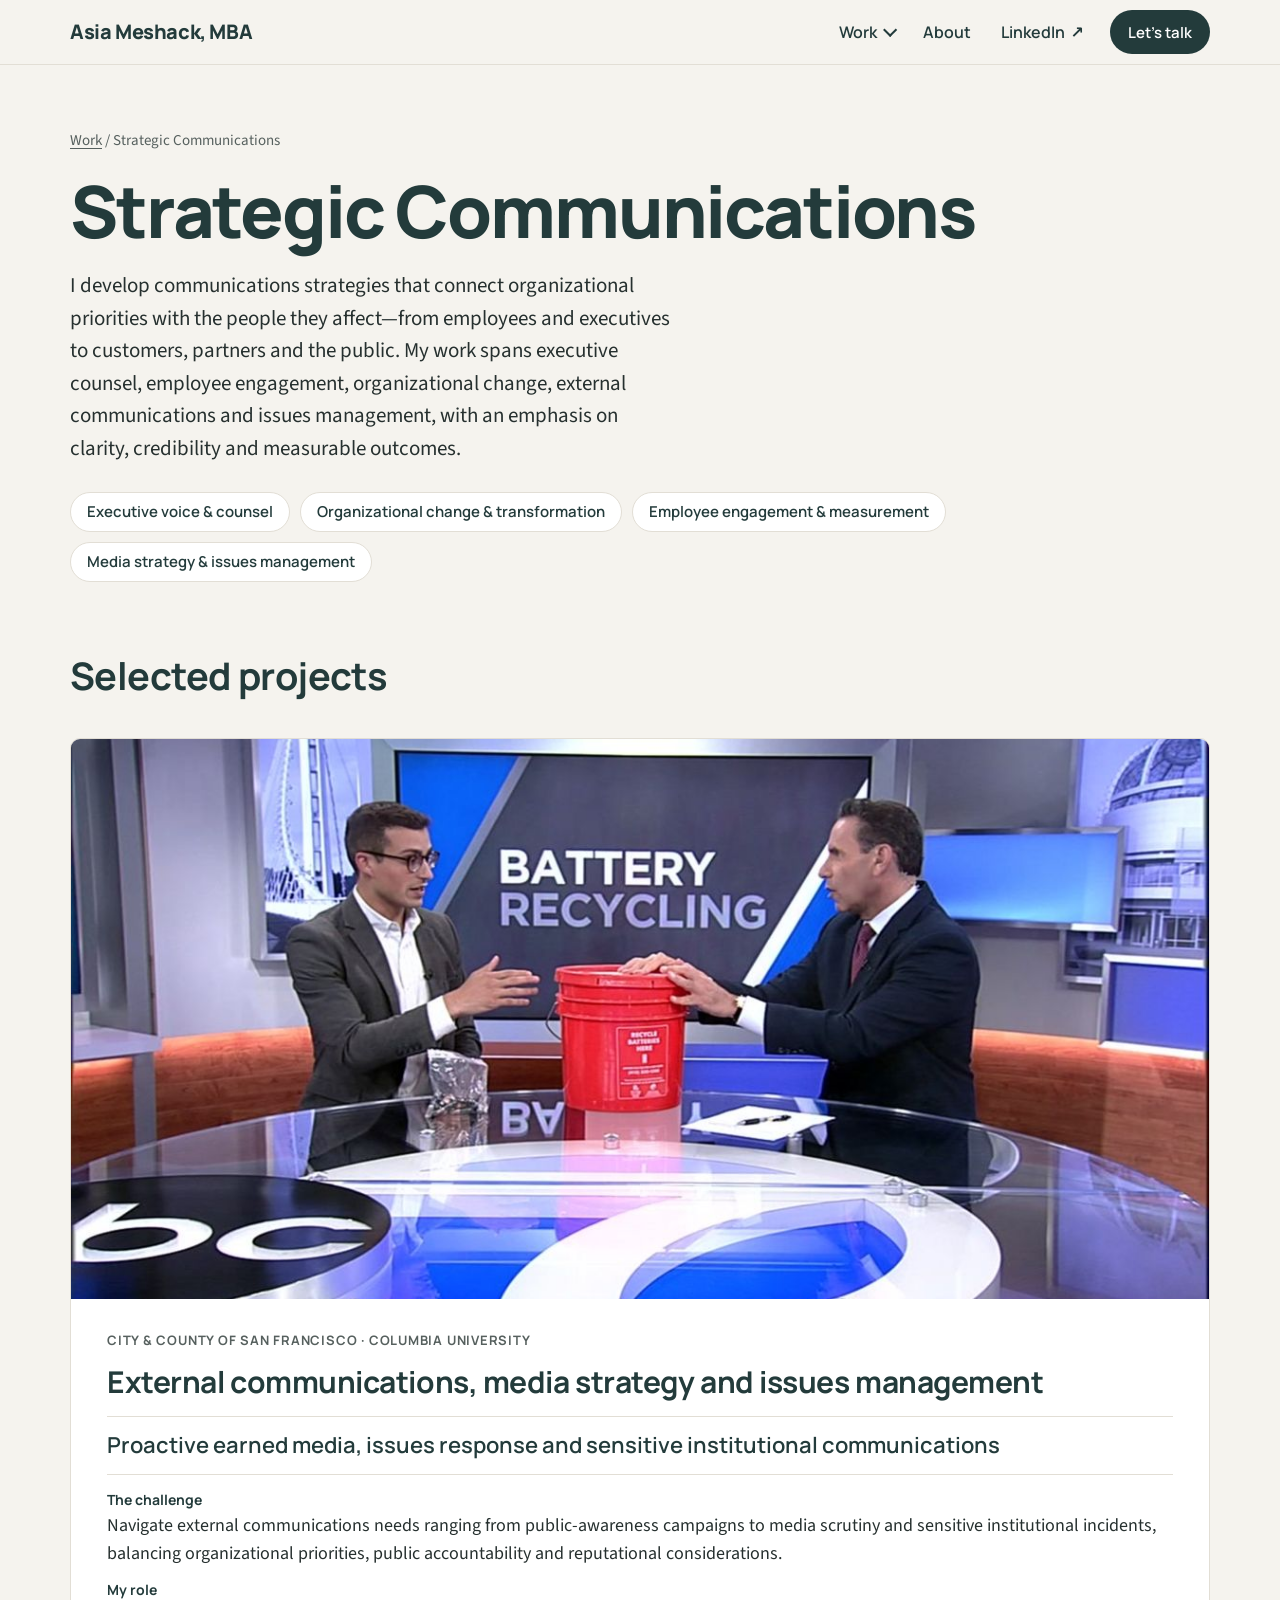
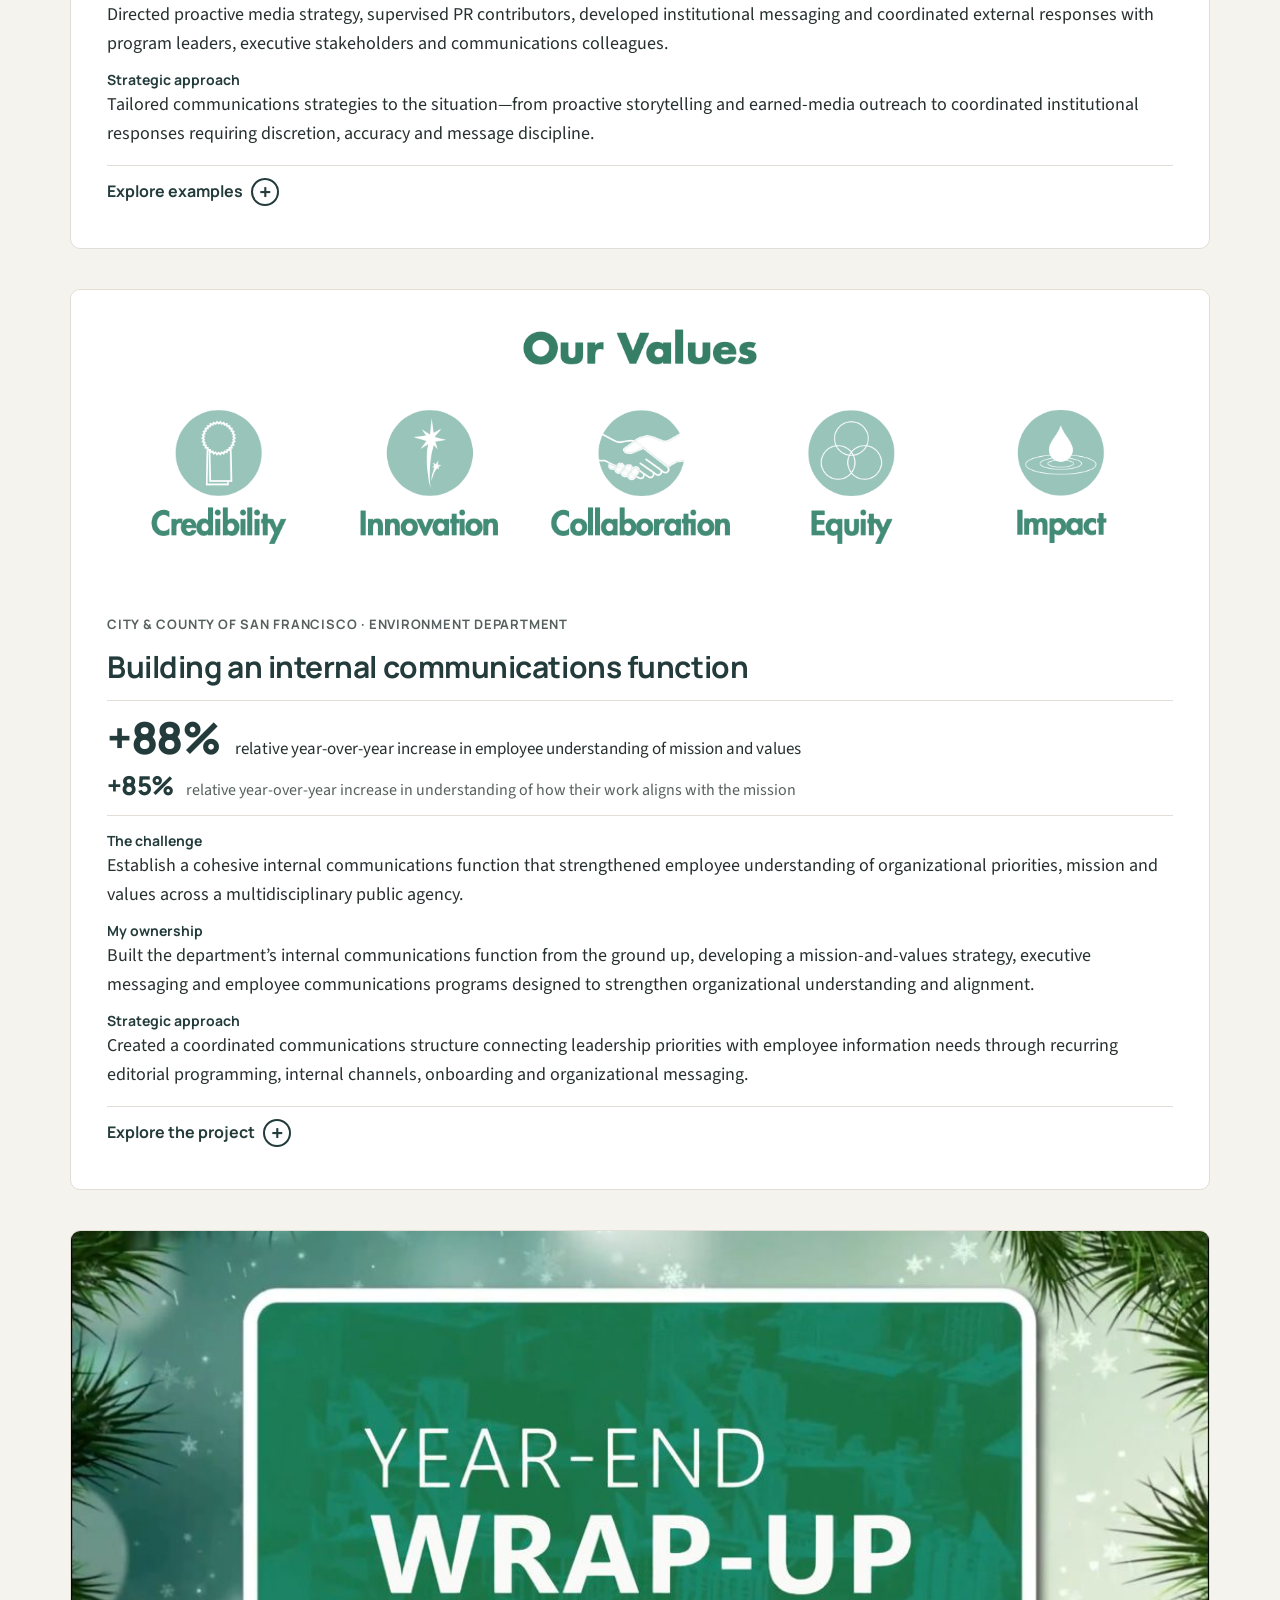
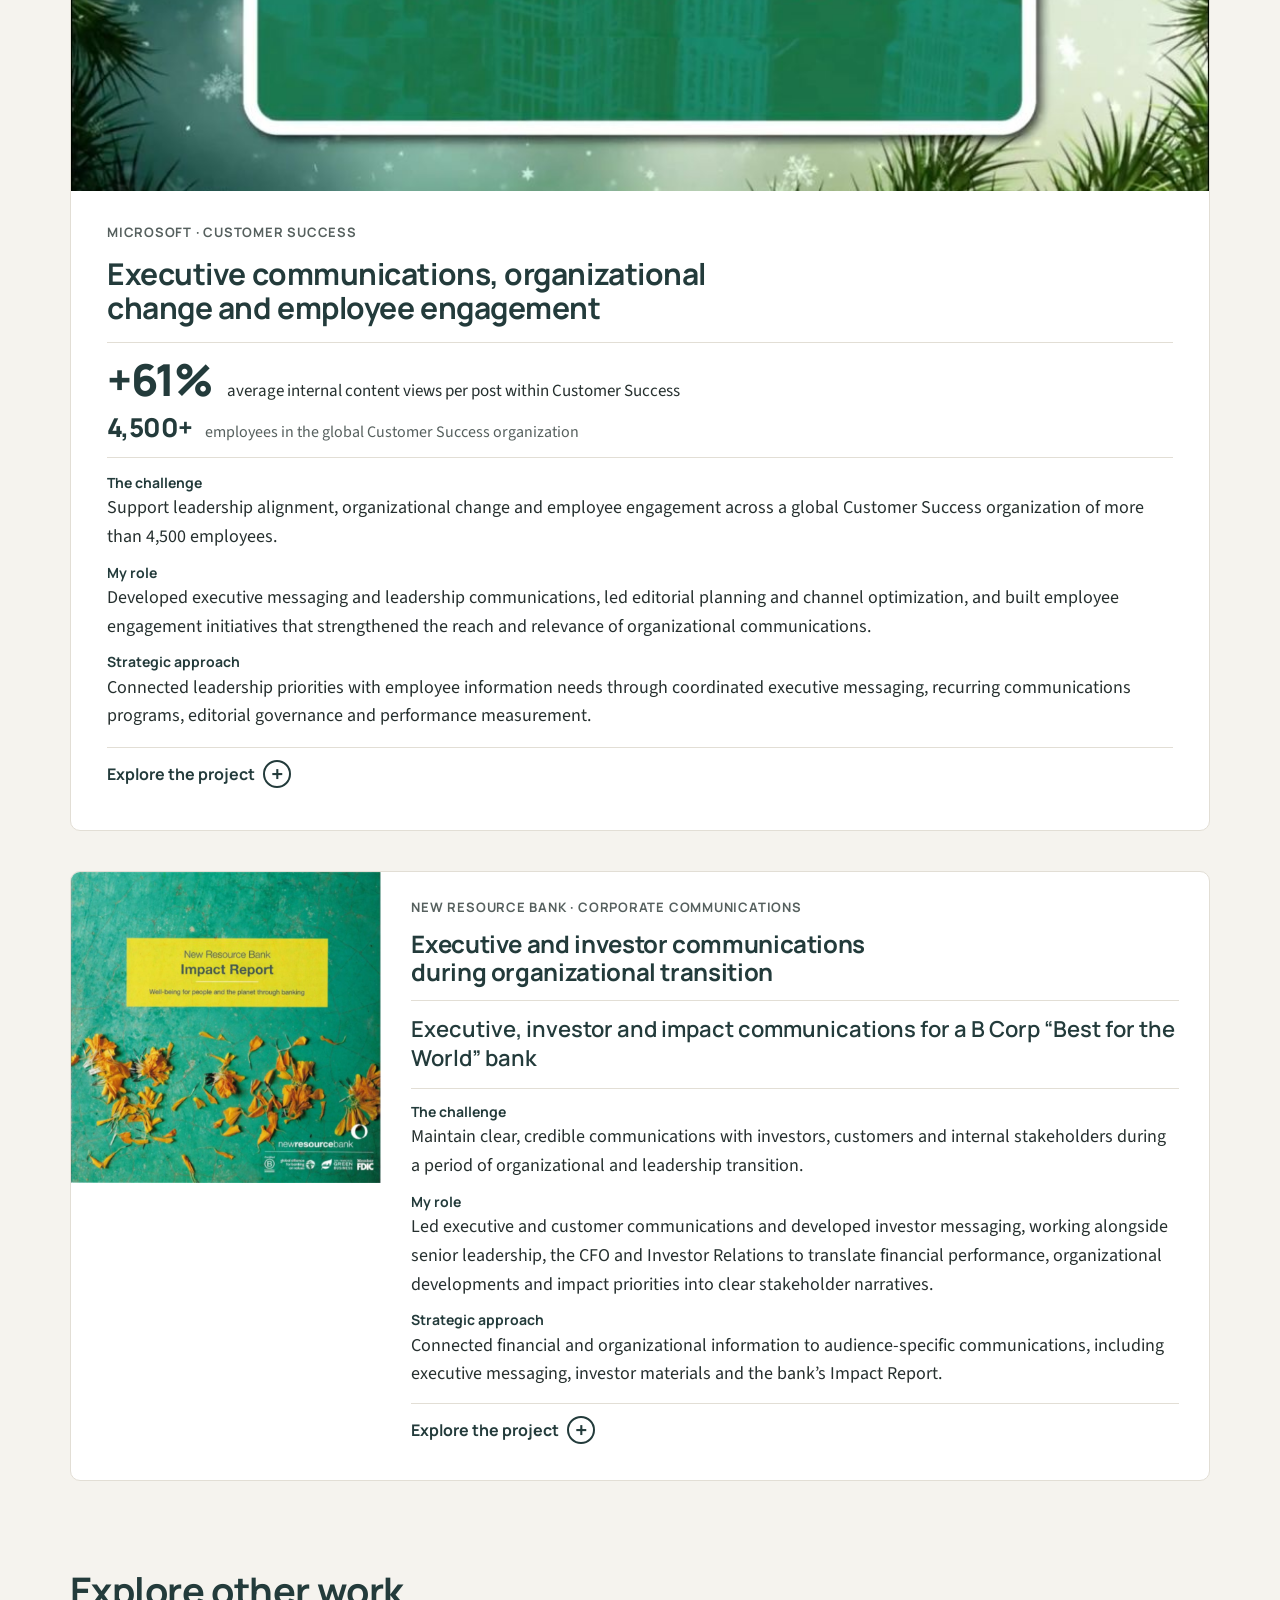
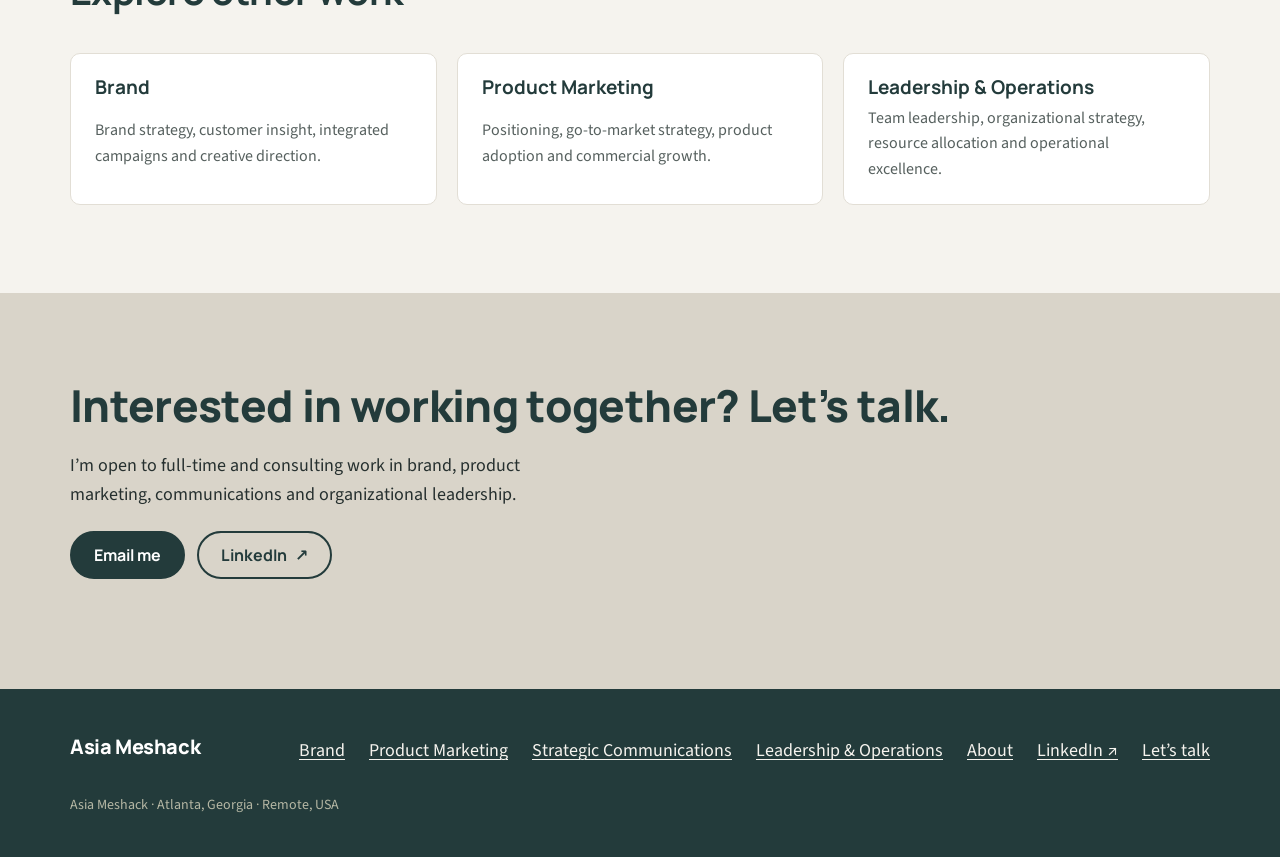
<file: communications/index.html>
<!doctype html>
<html lang="en">
<head>
<meta charset="utf-8">
<meta name="viewport" content="width=device-width,initial-scale=1,viewport-fit=cover">
<title>Strategic communications | Asia Meshack</title>
<meta name="description" content="Strategic communications by Asia Meshack: executive counsel, employee engagement, organizational change, external communications and issues management, with work for Microsoft, the City & County of San Francisco, Columbia University and New Resource Bank.">
<link rel="canonical" href="https://ameshack.github.io/amward-site/communications/">
<meta property="og:type" content="website">
<meta property="og:site_name" content="Asia Meshack">
<meta property="og:title" content="Strategic communications | Asia Meshack">
<meta property="og:description" content="Strategic communications by Asia Meshack: executive counsel, employee engagement, organizational change, external communications and issues management, with work for Microsoft, the City & County of San Francisco, Columbia University and New Resource Bank.">
<meta property="og:url" content="https://ameshack.github.io/amward-site/communications/">
<meta property="og:image" content="https://ameshack.github.io/amward-site/src/img/reuse.jpg">
<meta name="twitter:card" content="summary_large_image">
<link rel="preconnect" href="https://fonts.googleapis.com">
<link rel="preconnect" href="https://fonts.gstatic.com" crossorigin>
<link rel="stylesheet" href="https://fonts.googleapis.com/css2?family=Manrope:wght@600;700;800&family=Source+Sans+3:wght@400;600;700&display=swap">
<link rel="stylesheet" href="../assets/site.css">
</head>
<body data-root="../" data-ext="" data-page="communications">
<a class="skip" href="#main">Skip to content</a>
<header class="site-header">
  <div class="wrap">
    <a class="wordmark" href="../">Asia Meshack, MBA</a>
    <nav class="nav" aria-label="Main">
      <div class="nav-work">
        <button class="nav-work-btn" type="button" aria-expanded="false" aria-controls="work-menu">Work</button>
        <ul class="work-menu" id="work-menu" hidden><li><a href="../brand/"><strong>Brand</strong><span>Brand strategy, customer insight, integrated campaigns and creative direction.</span></a></li><li><a href="../product-marketing/"><strong>Product Marketing</strong><span>Positioning, go-to-market strategy, product adoption and commercial growth.</span></a></li><li><a href="../communications/"><strong>Strategic Communications</strong><span>Executive counsel, employee engagement, organizational change and external communications.</span></a></li><li><a href="../leadership/"><strong>Leadership &amp; Operations</strong><span>Team leadership, organizational strategy, resource allocation and operational excellence.</span></a></li></ul>
      </div>
      <a href="../about/">About</a>
      <a class="ext" href="https://www.linkedin.com/in/am-ward" target="_blank" rel="noopener">LinkedIn</a>
      <a class="btn btn-primary" href="#contact">Let’s talk</a>
    </nav>
    <button class="menu-btn" type="button" aria-expanded="false" aria-controls="mobile-panel">Menu</button>
    <nav class="mobile-panel" id="mobile-panel" aria-label="Main">
      <span class="group">Work</span><a class="sub" href="../brand/">Brand</a><a class="sub" href="../product-marketing/">Product Marketing</a><a class="sub" href="../communications/">Strategic Communications</a><a class="sub" href="../leadership/">Leadership &amp; Operations</a>
      <a href="../about/">About &amp; experience</a>
      <a class="ext" href="https://www.linkedin.com/in/am-ward" target="_blank" rel="noopener">LinkedIn</a>
      <a class="btn btn-primary" href="#contact">Let’s talk</a>
    </nav>
  </div>
</header>
<main id="main">
<section class="page-hero" aria-labelledby="page-h">
  <div class="wrap">
    <p class="crumbs"><a href="../#work">Work</a> / Strategic Communications</p>
    <h1 id="page-h">Strategic Communications</h1>
    <p class="lede">I develop communications strategies that connect organizational priorities with the people they affect—from employees and executives to customers, partners and the public. My work spans executive counsel, employee engagement, organizational change, external communications and issues management, with an emphasis on clarity, credibility and measurable outcomes.</p>
    <ul class="caps" aria-label="Capabilities"><li>Executive voice &amp; counsel</li><li>Organizational change &amp; transformation</li><li>Employee engagement &amp; measurement</li><li>Media strategy &amp; issues management</li></ul>
  </div>
</section>

<section class="section" style="padding-top:24px" aria-labelledby="featured-h">
  <div class="wrap">
    <div class="section-head"><h2 id="featured-h">Selected projects</h2></div>
    <div class="featured"><article class="project project-wide" id="external-comms">
  <div class="project-media"><img src="../src/img/abc7-battery-hero.jpg" alt="ABC7 studio segment on battery recycling with a red battery collection bucket" width="1200" height="675" loading="lazy" decoding="async"></div>
  <div class="project-body">
    <p class="meta">City &amp; County of San Francisco · Columbia University</p>
    <h3>External communications, media strategy and issues management</h3>
    <p class="outcome mandate"><span>Proactive earned media, issues response and sensitive institutional communications</span></p>
    <dl class="summary">
      <div><dt>The challenge</dt><dd>Navigate external communications needs ranging from public-awareness campaigns to media scrutiny and sensitive institutional incidents, balancing organizational priorities, public accountability and reputational considerations.</dd></div>
      <div><dt>My role</dt><dd>Directed proactive media strategy, supervised PR contributors, developed institutional messaging and coordinated external responses with program leaders, executive stakeholders and communications colleagues.</dd></div>
      <div><dt>Strategic approach</dt><dd>Tailored communications strategies to the situation—from proactive storytelling and earned-media outreach to coordinated institutional responses requiring discretion, accuracy and message discipline.</dd></div>
    </dl>
    <details class="more">
      <summary>Explore examples<span class="sr-only">: External communications, media strategy and issues management</span></summary>
      <div class="detail"><div><h4>Selected Media Coverage &amp; Institutional Responses</h4>
    <ul class="media-grid" aria-label="Examples"><li class="media-card"><img src="../src/img/abc7-battery.jpg" alt="ABC7 studio segment on battery recycling with a red battery collection bucket" width="640" height="360" loading="lazy" decoding="async"><div class="media-body">
        <p class="media-label">Proactive Media Strategy · Bucket or Bin Top</p>
        <p class="media-source">ABC7 · 2018</p>
        <p class="media-headline"><a class="ext" href="https://abc7news.com/post/sf-official-on-how-to-dispose-of-old-batteries/3421103/" target="_blank" rel="noopener">San Francisco official on how to dispose of old batteries</a></p>
        <p class="media-role">Local television coverage of a battery recycling campaign for which I led communications strategy and directed PR outreach.</p><p class="media-extra"><a class="ext" href="https://www.sfenvironment.org/press/beat-battery-waste-department-environment-launches-new-bucket-or-bin-top-recycling-campaign" target="_blank" rel="noopener">View campaign announcement</a></p>
      </div></li><li class="media-card"><img src="../src/img/abc7-bottlebank.jpg" alt="BottleBank mobile recycling tent and table in San Francisco, as shown in ABC7 coverage" width="640" height="360" loading="lazy" decoding="async"><div class="media-body">
        <p class="media-label">Issues Management &amp; Institutional Response · BottleBank</p>
        <p class="media-source">ABC7 · 2022</p>
        <p class="media-headline"><a class="ext" href="https://abc7news.com/post/sf-bottlebank-mobile-recycling-service-san-francisco-app/11538522/" target="_blank" rel="noopener">San Francisco launches anticipated mobile recycling service, but not everyone is happy</a></p>
        <p class="media-role">News coverage of public scrutiny surrounding BottleBank’s rollout, during which I coordinated institutional messaging and media responses.</p>
      </div></li></ul></div><div><h4>Sensitive Institutional Communications — Columbia University</h4><p>Worked with Columbia Housing, university leadership and Central Public Affairs to develop and coordinate institutional statements during sensitive campus housing incidents, balancing timely communication, discretion and established protocols.</p><p class="fine"><a class="ext" href="https://www.cbsnews.com/newyork/news/woman-found-dead-in-columbia-university-dorm/" target="_blank" rel="noopener">Related public coverage — CBS New York, March 2013</a></p></div><div><h4>How the work was divided</h4><p>On proactive campaigns, set the strategy and messaging and supervised the PR specialist who carried out media outreach. On issues and incidents, worked with program leaders, executives and communications colleagues to decide on responses and draft statements, prioritizing accuracy, discretion and consistent messaging.</p></div><div><h4>About the BottleBank coverage</h4><p>The coverage reported residents’ concerns about the rollout. It’s included as evidence of the response work, not as favorable publicity.</p></div></div>
    </details>
  </div>
</article><article class="project project-wide" id="sf-internal-comms">
  <div class="project-media"><img src="../src/img/our-values.png" alt="Our Values: Credibility, Innovation, Collaboration, Equity and Impact, each with an icon" width="1620" height="418" loading="lazy" decoding="async"></div>
  <div class="project-body">
    <p class="meta">City &amp; County of San Francisco · Environment Department</p>
    <h3>Building an internal communications function</h3>
    <div class="outcomes-pair"><p class="outcome"><b>+88%</b><span>relative year-over-year increase in employee understanding of mission and values</span></p><p class="outcome-2"><b>+85%</b><span>relative year-over-year increase in understanding of how their work aligns with the mission</span></p></div>
    <dl class="summary">
      <div><dt>The challenge</dt><dd>Establish a cohesive internal communications function that strengthened employee understanding of organizational priorities, mission and values across a multidisciplinary public agency.</dd></div>
      <div><dt>My ownership</dt><dd>Built the department’s internal communications function from the ground up, developing a mission-and-values strategy, executive messaging and employee communications programs designed to strengthen organizational understanding and alignment.</dd></div>
      <div><dt>Strategic approach</dt><dd>Created a coordinated communications structure connecting leadership priorities with employee information needs through recurring editorial programming, internal channels, onboarding and organizational messaging.</dd></div>
    </dl>
    <details class="more">
      <summary>Explore the project<span class="sr-only">: Building an internal communications function</span></summary>
      <div class="detail"><div><h4>What I built</h4><p>Started from zero: employee onboarding, an internal newsletter, dedicated Teams channels and subchannels, and a recurring cadence for leadership updates. Together they gave leaders a dependable way to reach every team and gave employees one place to follow priorities.</p></div><div><h4>Mission and values strategy</h4><p>Originated an executive-sponsored mission-and-values strategy, embedded organizational purpose in onboarding, and directed physical and digital communications that connected it to employees’ day-to-day work.</p></div><div><h4>Research and measurement</h4><p>Used employee research to understand experience and readiness during digital and brand transformation, and tracked results through the annual employee experience survey.</p></div><div><h4>Results</h4><ul><li>+88% employee understanding of mission and values</li><li>+85% understanding of how their work aligns with the mission</li></ul><p class="fine">Relative year-over-year increases from the annual employee experience survey, not percentage-point changes.</p></div></div>
    </details>
  </div>
</article><article class="project project-wide" id="microsoft-exec">
  <div class="project-media"><img src="../src/img/year-end-wrap-up.jpg" alt="Title card from a year-end leadership video: Year-End Wrap-Up" width="1100" height="618" loading="lazy" decoding="async"></div>
  <div class="project-body">
    <p class="meta">Microsoft · Customer Success</p>
    <h3>Executive communications, organizational change and employee engagement</h3>
    <div class="outcomes-pair"><p class="outcome"><b>+61%</b><span>average internal content views per post within Customer Success</span></p><p class="outcome-2"><b>4,500+</b><span>employees in the global Customer Success organization</span></p></div>
    <dl class="summary">
      <div><dt>The challenge</dt><dd>Support leadership alignment, organizational change and employee engagement across a global Customer Success organization of more than 4,500 employees.</dd></div>
      <div><dt>My role</dt><dd>Developed executive messaging and leadership communications, led editorial planning and channel optimization, and built employee engagement initiatives that strengthened the reach and relevance of organizational communications.</dd></div>
      <div><dt>Strategic approach</dt><dd>Connected leadership priorities with employee information needs through coordinated executive messaging, recurring communications programs, editorial governance and performance measurement.</dd></div>
    </dl>
    <details class="more">
      <summary>Explore the project<span class="sr-only">: Executive communications, organizational change and employee engagement</span></summary>
      <div class="detail"><div><h4>Executive communications and organizational change</h4><p>Worked directly with senior leaders, including the Corporate Vice President of Customer Success, to clarify strategic intent during organizational transformation. Developed the CVP’s monthly leadership video, from scripting and editorial development through planning and distribution, and authored and ghostwrote executive emails, scripts, presentations and posts. Advised leaders on framing sensitive messages, and translated AI capabilities and leadership priorities into practical communications so employees knew what was changing and what to do. Established communications KPIs, operating plans and editorial processes across internal channels.</p></div><div><h4>Employee engagement and editorial strategy</h4><p>Led employee communications planning, editorial calendars and prioritization, channel optimization and performance measurement, raising average internal content views per post by 61%.</p><p>Supporting initiative: developed and activated the Holiday Gratitude Campaign, a multichannel year-end employee recognition campaign combining executive messaging, a dedicated SharePoint experience and interactive Viva Engage content to encourage recognition, connection and participation.</p><p class="fine">Measured across internal content within Customer Success, where average views per post rose from about 3,100 to about 5,000. The 61% reflects the editorial program as a whole, not the campaign alone.</p></div><div><h4>Executive thought leadership and customer storytelling</h4><p>Served as lead editor of customer success narratives for Microsoft’s Corporate Vice President of Customer Success, refining executive LinkedIn posts and stories about Microsoft Cloud and AI adoption to communicate customer outcomes, solution value and business impact.</p><figure class="post"><img src="../src/img/li-st-lukes.jpg" alt="LinkedIn post from Microsoft’s Corporate Vice President of Customer Success about St. Luke’s University Health Network using Security Copilot agents" width="664" height="1200" loading="lazy" decoding="async"><figcaption>Published LinkedIn post: St. Luke’s University Health Network and Security Copilot.</figcaption></figure><details class="more-samples"><summary>See two more posts</summary><div class="post-grid"><figure class="post"><img src="../src/img/li-dc-cfsa.jpg" alt="LinkedIn post about Washington, DC Child and Family Services Agency modernizing with Microsoft Dynamics 365 and AI" width="760" height="1004" loading="lazy" decoding="async"><figcaption>Washington, DC Child and Family Services Agency.</figcaption></figure><figure class="post"><img src="../src/img/li-project-cure.jpg" alt="LinkedIn post about Project C.U.R.E. using Microsoft Dynamics 365, Power Platform, Power BI and Teams" width="760" height="1135" loading="lazy" decoding="async"><figcaption>Project C.U.R.E.</figcaption></figure></div></details></div><div><h4>AI-enabled communications workflows</h4><p>Created AI agents and workflow automations for drafting, editing and summarization that made editorial work faster and more consistent while preserving executive voice and tone.</p></div></div>
    </details>
  </div>
</article><article class="project project-side project-compact" id="new-resource-bank">
  <div class="project-media"><img src="../src/img/nrb-impact-report.jpg" alt="Cover of the New Resource Bank Impact Report: Well-being for people and the planet through banking" width="900" height="902" loading="lazy" decoding="async"></div>
  <div class="project-body">
    <p class="meta">New Resource Bank · Corporate communications</p>
    <h3>Executive and investor communications during organizational transition</h3>
    <p class="outcome mandate"><span>Executive, investor and impact communications for a B Corp “Best for the World” bank</span></p>
    <dl class="summary">
      <div><dt>The challenge</dt><dd>Maintain clear, credible communications with investors, customers and internal stakeholders during a period of organizational and leadership transition.</dd></div>
      <div><dt>My role</dt><dd>Led executive and customer communications and developed investor messaging, working alongside senior leadership, the CFO and Investor Relations to translate financial performance, organizational developments and impact priorities into clear stakeholder narratives.</dd></div>
      <div><dt>Strategic approach</dt><dd>Connected financial and organizational information to audience-specific communications, including executive messaging, investor materials and the bank’s Impact Report.</dd></div>
    </dl>
    <details class="more">
      <summary>Explore the project<span class="sr-only">: Executive and investor communications during organizational transition</span></summary>
      <div class="detail"><div><h4>Investor and executive messaging</h4><p>Developed executive and investor messaging and financial-performance storytelling, working alongside the CFO and Investor Relations teams during the earnings cycle.</p></div><div><h4>Impact Report</h4><p>Led cross-team synthesis of business-impact and operational data, and authored and directed the annual print and digital Impact Report for customer, executive and stakeholder audiences.</p></div><div><h4>Customer communications through change</h4><p>Directed multimedia customer outreach for a core-system transition, explaining operational impacts and the actions customers needed to take.</p></div><div><h4>Context</h4><p>Served as Interim Marketing Director. New Resource Bank was later acquired by Amalgamated Bank.</p></div></div>
    </details>
  </div>
</article></div>
    
  </div>
</section>

<section class="section" style="padding-top:0" aria-labelledby="related-h">
  <div class="wrap">
    <div class="section-head"><h2 id="related-h">Explore other work</h2></div>
    <div class="related"><a href="../brand/"><strong>Brand</strong><span>Brand strategy, customer insight, integrated campaigns and creative direction.</span></a><a href="../product-marketing/"><strong>Product Marketing</strong><span>Positioning, go-to-market strategy, product adoption and commercial growth.</span></a><a href="../leadership/"><strong>Leadership &amp; Operations</strong><span>Team leadership, organizational strategy, resource allocation and operational excellence.</span></a></div>
  </div>
</section>
<section class="section contact" id="contact" aria-labelledby="contact-h">
  <div class="wrap">
    <h2 id="contact-h">Interested in working together? Let’s talk.</h2>
    <p>I’m open to full-time and consulting work in brand, product marketing, communications and organizational leadership.</p>
    <div class="btn-row">
      <button class="btn btn-primary" type="button" id="reveal">Email me</button>
      <span class="addr" id="email" hidden></span>
      <button class="btn btn-secondary" type="button" id="copy" hidden>Copy</button>
      <a class="btn btn-secondary ext" href="https://www.linkedin.com/in/am-ward" target="_blank" rel="noopener">LinkedIn</a>
    </div>
    <p class="status" id="status" aria-live="polite"></p>
  </div>
</section>
</main>
<footer class="site-footer">
  <div class="wrap">
    <div class="footer-top">
      <a class="wordmark" href="../">Asia Meshack</a>
      <nav aria-label="Footer"><ul><li><a href="../brand/">Brand</a></li><li><a href="../product-marketing/">Product Marketing</a></li><li><a href="../communications/">Strategic Communications</a></li><li><a href="../leadership/">Leadership &amp; Operations</a></li><li><a href="../about/">About</a></li><li><a class="ext" href="https://www.linkedin.com/in/am-ward" target="_blank" rel="noopener">LinkedIn</a></li><li><a href="#contact">Let’s talk</a></li></ul></nav>
    </div>
    <small>Asia Meshack · Atlanta, Georgia · Remote, USA</small>
  </div>
</footer>
<script src="../assets/site.js"></script>
</body>
</html>
</file>
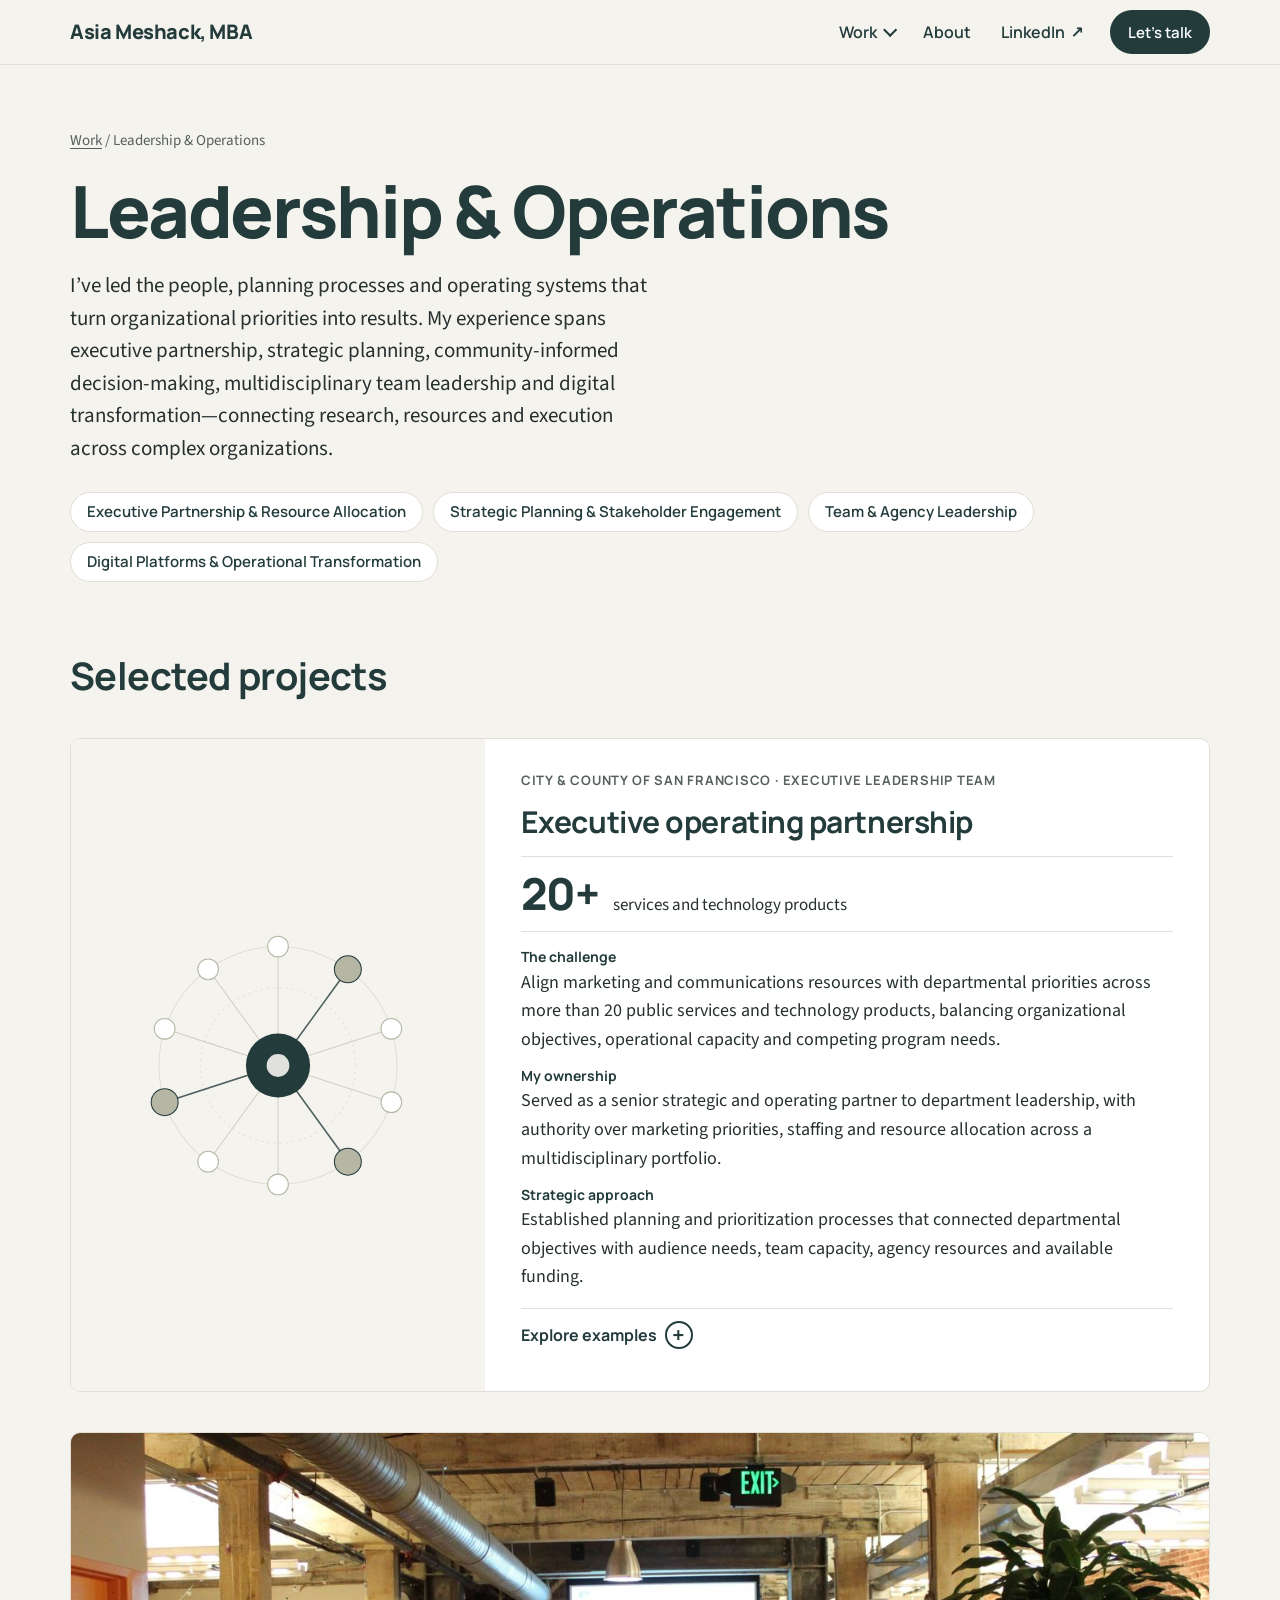
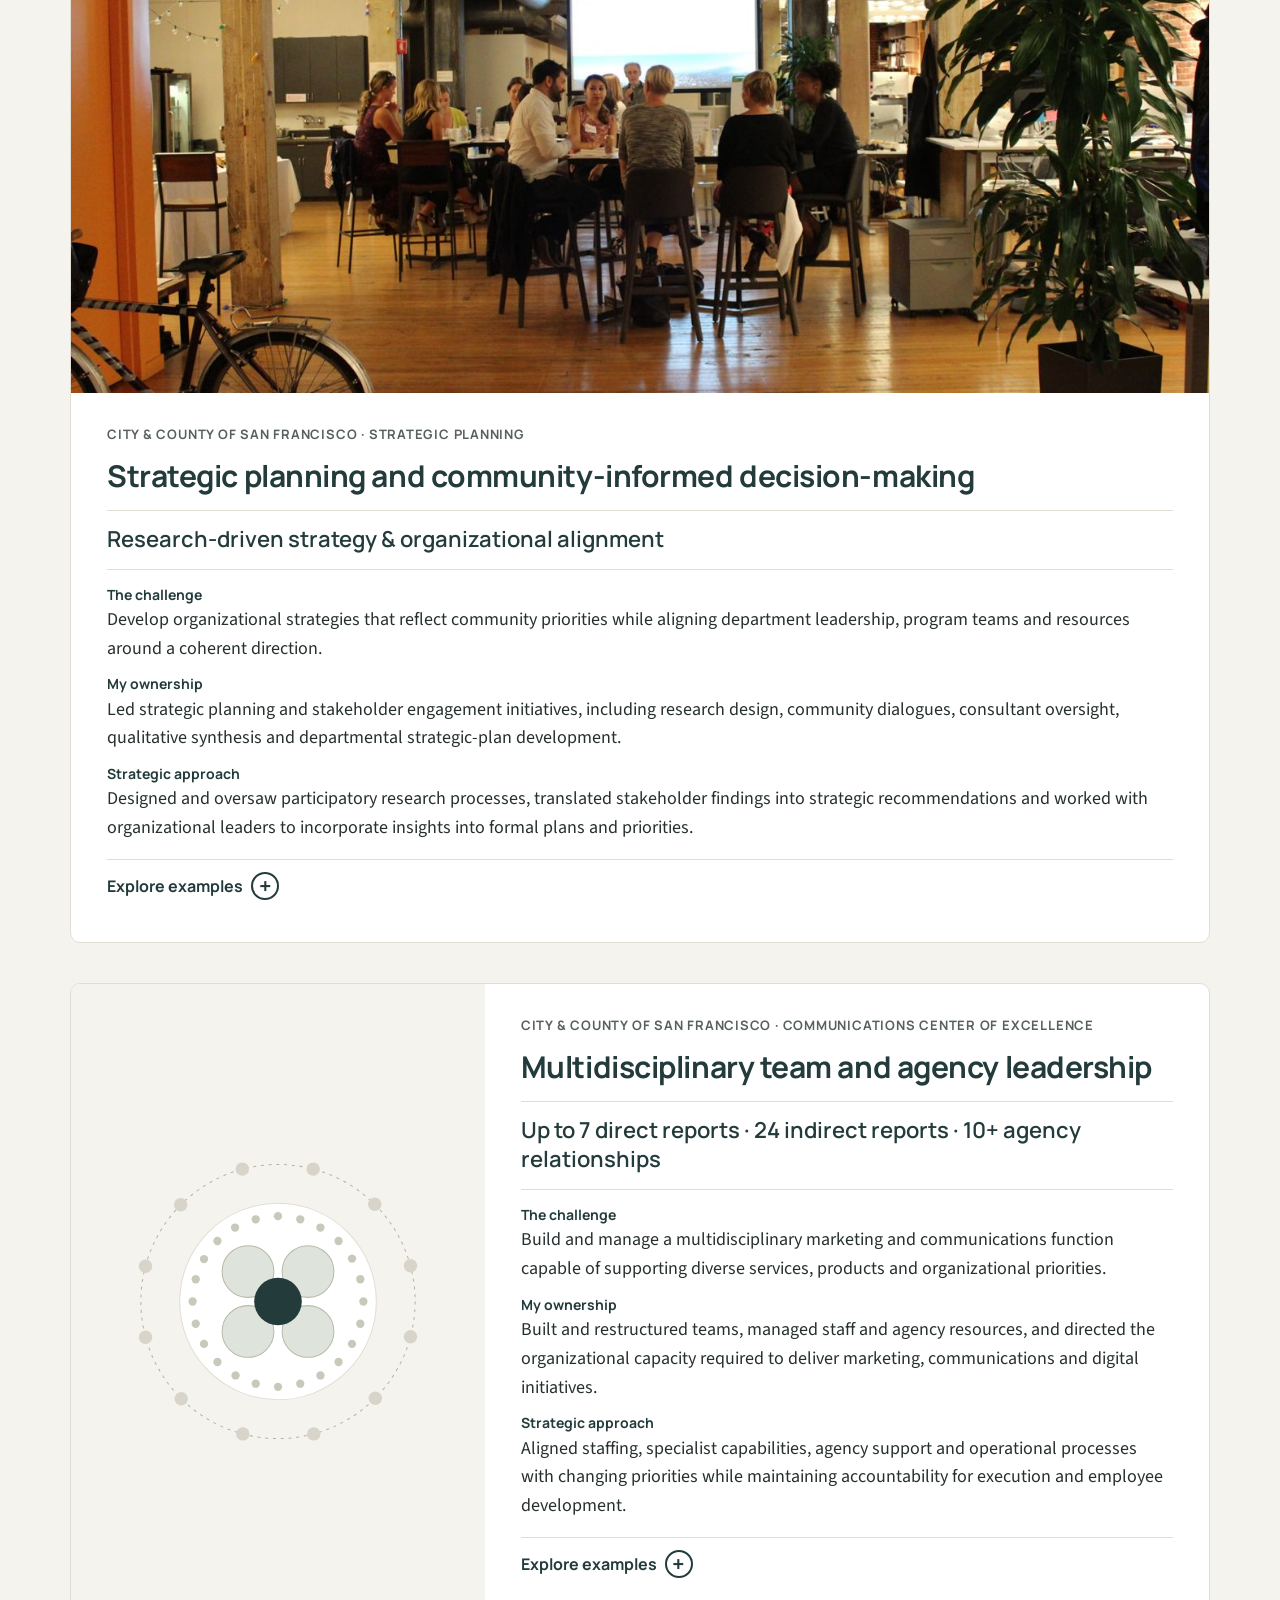
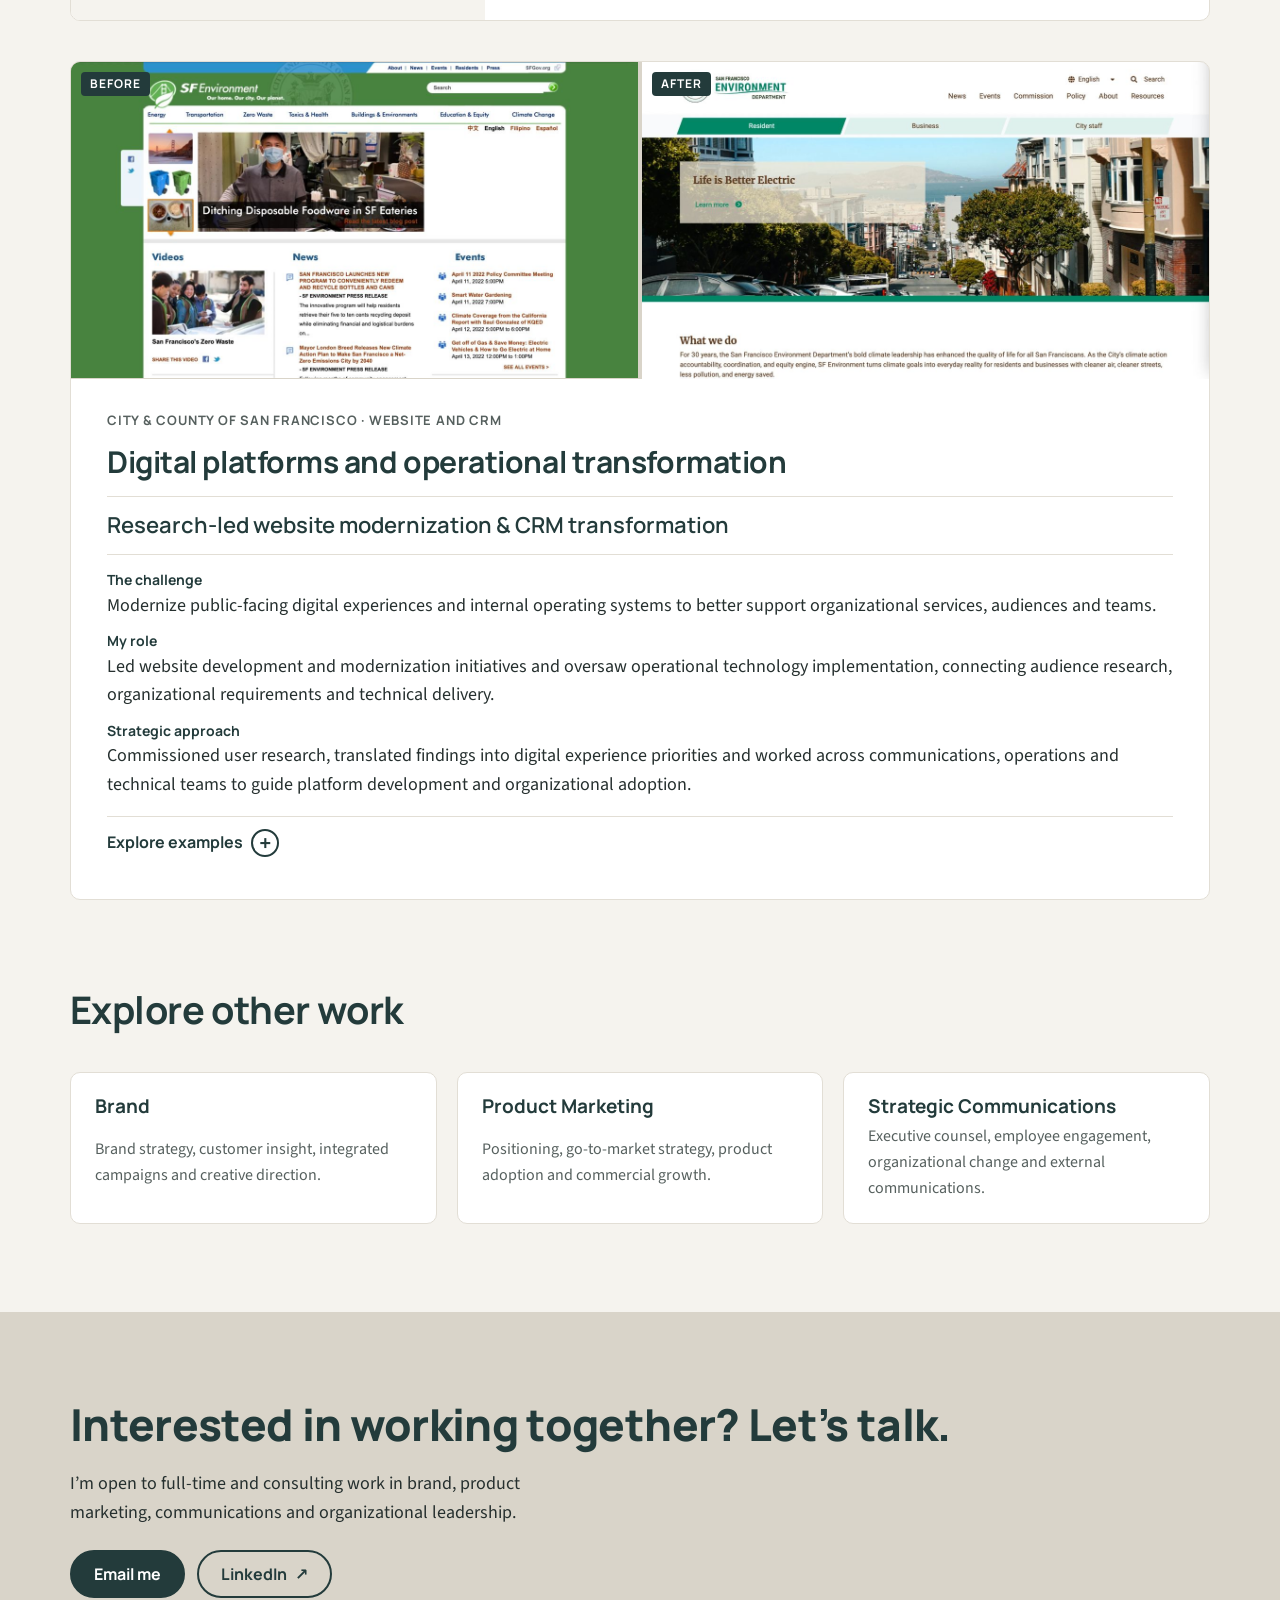
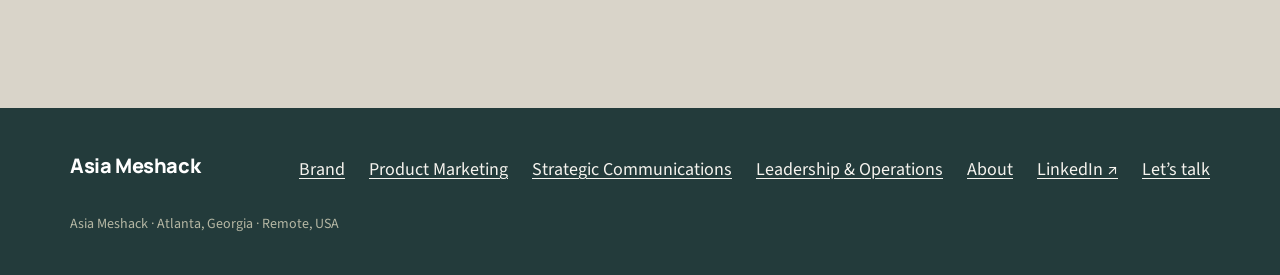
<file: leadership/index.html>
<!doctype html>
<html lang="en">
<head>
<meta charset="utf-8">
<meta name="viewport" content="width=device-width,initial-scale=1,viewport-fit=cover">
<title>Leadership and operations | Asia Meshack</title>
<meta name="description" content="Leadership and operations by Asia Meshack: executive partnership, strategic planning, multidisciplinary team and agency leadership, and digital transformation.">
<link rel="canonical" href="https://ameshack.github.io/amward-site/leadership/">
<meta property="og:type" content="website">
<meta property="og:site_name" content="Asia Meshack">
<meta property="og:title" content="Leadership and operations | Asia Meshack">
<meta property="og:description" content="Leadership and operations by Asia Meshack: executive partnership, strategic planning, multidisciplinary team and agency leadership, and digital transformation.">
<meta property="og:url" content="https://ameshack.github.io/amward-site/leadership/">
<meta property="og:image" content="https://ameshack.github.io/amward-site/src/img/reuse.jpg">
<meta name="twitter:card" content="summary_large_image">
<link rel="preconnect" href="https://fonts.googleapis.com">
<link rel="preconnect" href="https://fonts.gstatic.com" crossorigin>
<link rel="stylesheet" href="https://fonts.googleapis.com/css2?family=Manrope:wght@600;700;800&family=Source+Sans+3:wght@400;600;700&display=swap">
<link rel="stylesheet" href="../assets/site.css">
</head>
<body data-root="../" data-ext="" data-page="leadership">
<a class="skip" href="#main">Skip to content</a>
<header class="site-header">
  <div class="wrap">
    <a class="wordmark" href="../">Asia Meshack, MBA</a>
    <nav class="nav" aria-label="Main">
      <div class="nav-work">
        <button class="nav-work-btn" type="button" aria-expanded="false" aria-controls="work-menu">Work</button>
        <ul class="work-menu" id="work-menu" hidden><li><a href="../brand/"><strong>Brand</strong><span>Brand strategy, customer insight, integrated campaigns and creative direction.</span></a></li><li><a href="../product-marketing/"><strong>Product Marketing</strong><span>Positioning, go-to-market strategy, product adoption and commercial growth.</span></a></li><li><a href="../communications/"><strong>Strategic Communications</strong><span>Executive counsel, employee engagement, organizational change and external communications.</span></a></li><li><a href="../leadership/"><strong>Leadership &amp; Operations</strong><span>Team leadership, organizational strategy, resource allocation and operational excellence.</span></a></li></ul>
      </div>
      <a href="../about/">About</a>
      <a class="ext" href="https://www.linkedin.com/in/am-ward" target="_blank" rel="noopener">LinkedIn</a>
      <a class="btn btn-primary" href="#contact">Let’s talk</a>
    </nav>
    <button class="menu-btn" type="button" aria-expanded="false" aria-controls="mobile-panel">Menu</button>
    <nav class="mobile-panel" id="mobile-panel" aria-label="Main">
      <span class="group">Work</span><a class="sub" href="../brand/">Brand</a><a class="sub" href="../product-marketing/">Product Marketing</a><a class="sub" href="../communications/">Strategic Communications</a><a class="sub" href="../leadership/">Leadership &amp; Operations</a>
      <a href="../about/">About &amp; experience</a>
      <a class="ext" href="https://www.linkedin.com/in/am-ward" target="_blank" rel="noopener">LinkedIn</a>
      <a class="btn btn-primary" href="#contact">Let’s talk</a>
    </nav>
  </div>
</header>
<main id="main">
<section class="page-hero" aria-labelledby="page-h">
  <div class="wrap">
    <p class="crumbs"><a href="../#work">Work</a> / Leadership &amp; Operations</p>
    <h1 id="page-h">Leadership &amp; Operations</h1>
    <p class="lede">I’ve led the people, planning processes and operating systems that turn organizational priorities into results. My experience spans executive partnership, strategic planning, community-informed decision-making, multidisciplinary team leadership and digital transformation—connecting research, resources and execution across complex organizations.</p>
    <ul class="caps" aria-label="Capabilities"><li>Executive Partnership &amp; Resource Allocation</li><li>Strategic Planning &amp; Stakeholder Engagement</li><li>Team &amp; Agency Leadership</li><li>Digital Platforms &amp; Operational Transformation</li></ul>
  </div>
</section>

<section class="section" style="padding-top:24px" aria-labelledby="featured-h">
  <div class="wrap">
    <div class="section-head"><h2 id="featured-h">Selected projects</h2></div>
    <div class="featured"><article class="project project-side project-accent" id="executive-partnership">
  <div class="project-media"><img src="../src/img/accent-portfolio.svg" alt="" width="800" height="640" loading="lazy" decoding="async"></div>
  <div class="project-body">
    <p class="meta">City &amp; County of San Francisco · Executive leadership team</p>
    <h3>Executive operating partnership</h3>
    <div class="outcomes-pair"><p class="outcome"><b>20+</b><span>services and technology products</span></p></div>
    <dl class="summary">
      <div><dt>The challenge</dt><dd>Align marketing and communications resources with departmental priorities across more than 20 public services and technology products, balancing organizational objectives, operational capacity and competing program needs.</dd></div>
      <div><dt>My ownership</dt><dd>Served as a senior strategic and operating partner to department leadership, with authority over marketing priorities, staffing and resource allocation across a multidisciplinary portfolio.</dd></div>
      <div><dt>Strategic approach</dt><dd>Established planning and prioritization processes that connected departmental objectives with audience needs, team capacity, agency resources and available funding.</dd></div>
    </dl>
    <details class="more">
      <summary>Explore examples<span class="sr-only">: Executive operating partnership</span></summary>
      <div class="detail"><div><h4>Executive partnership and organizational priorities</h4><p>Partnered with the department Director and fellow senior leaders to translate organizational priorities into marketing and communications plans, coordinate cross-functional initiatives and determine where resources would have the greatest impact.</p></div><div><h4>Portfolio and resource-allocation authority</h4><p>Had final decision-making authority over which products and programs received marketing support, the level and type of support provided, and the resources assigned to competing priorities.</p></div><div><h4>Budget and operating responsibility</h4><p>Held multimillion-dollar budget responsibility, overseeing resource planning and aligning internal staff, external agency support and program needs with available funding.</p></div><div><h4>Operational governance</h4><p>Established planning, prioritization and accountability practices to support consistent execution across an evolving portfolio of public services, campaigns and digital products.</p></div></div>
    </details>
  </div>
</article><article class="project project-wide" id="strategic-planning">
  <div class="project-media"><img src="../src/img/workshop-innovators.jpg" alt="Participants seated around tables at a facilitated community workshop for the department’s strategic plan" width="1400" height="933" loading="lazy" decoding="async"></div>
  <div class="project-body">
    <p class="meta">City &amp; County of San Francisco · Strategic planning</p>
    <h3>Strategic planning and community-informed decision-making</h3>
    <p class="outcome mandate"><span>Research-driven strategy &amp; organizational alignment</span></p>
    <dl class="summary">
      <div><dt>The challenge</dt><dd>Develop organizational strategies that reflect community priorities while aligning department leadership, program teams and resources around a coherent direction.</dd></div>
      <div><dt>My ownership</dt><dd>Led strategic planning and stakeholder engagement initiatives, including research design, community dialogues, consultant oversight, qualitative synthesis and departmental strategic-plan development.</dd></div>
      <div><dt>Strategic approach</dt><dd>Designed and oversaw participatory research processes, translated stakeholder findings into strategic recommendations and worked with organizational leaders to incorporate insights into formal plans and priorities.</dd></div>
    </dl>
    <details class="more">
      <summary>Explore examples<span class="sr-only">: Strategic planning and community-informed decision-making</span></summary>
      <div class="detail"><div><h4>2017 Community Dialogues: 2016–2020 Strategic Plan</h4><p>Designed and led a citywide stakeholder engagement initiative to understand how diverse communities viewed San Francisco’s environmental priorities and what they expected from the City.</p><p>Organized structured dialogues with representatives of Asian American, Black, small-business, youth, environmental and other community constituencies. Developed interactive exercises and facilitated discussion formats that encouraged participants to express their values, priorities and recommendations.</p><p>Established an approach for analyzing and synthesizing qualitative findings, translated the results into strategic recommendations and helped incorporate community perspectives into revisions of the department’s 2016–2020 Strategic Plan.</p><figure class="post"><img src="../src/img/workshop-small-business.jpg" alt="A small-business participant completing a written engagement exercise during a community workshop" width="1400" height="934" loading="lazy" decoding="async"><figcaption>Small-business workshop exercise.</figcaption></figure><p>Presented findings and strategic implications to the Commission on the Environment, connecting community perspectives with departmental priorities and future program direction.</p><div class="links"><a class="ext" href="https://www.sfenvironment.org/media/9896" target="_blank" rel="noopener">Strategic Plan Community Meetings presentation deck</a></div></div><div><h4>2021 Climate Action Plan: community engagement oversight</h4><p>Directed the planning and oversight of community engagement supporting San Francisco’s 2021 Climate Action Plan, including engagement priorities, project scope, budget development and consultant selection.</p><p>Partnered with the selected consulting team to oversee research design and engagement activities, drawing on qualitative and quantitative input from diverse community constituencies to inform the planning process, and helped ensure the engagement approach connected community values and priorities with the city’s climate-planning objectives.</p><p class="fine">Leadership of the community engagement workstream, not of the citywide plan as a whole.</p></div><div><h4>2021–2023 departmental Strategic Plan: development leadership</h4><p>Led development of the San Francisco Department of the Environment’s 2021–2023 Strategic Plan, coordinating with program-area leaders and department leadership to identify priorities, align objectives and establish a shared direction. Managed the cross-functional planning process, synthesizing input across departmental programs and translating leadership priorities into a coherent strategic framework.</p></div></div>
    </details>
  </div>
</article><article class="project project-side project-accent" id="team-leadership">
  <div class="project-media"><img src="../src/img/accent-team-structure.svg" alt="" width="800" height="640" loading="lazy" decoding="async"></div>
  <div class="project-body">
    <p class="meta">City &amp; County of San Francisco · Communications center of excellence</p>
    <h3>Multidisciplinary team and agency leadership</h3>
    <p class="outcome mandate"><span>Up to 7 direct reports · 24 indirect reports · 10+ agency relationships</span></p>
    <dl class="summary">
      <div><dt>The challenge</dt><dd>Build and manage a multidisciplinary marketing and communications function capable of supporting diverse services, products and organizational priorities.</dd></div>
      <div><dt>My ownership</dt><dd>Built and restructured teams, managed staff and agency resources, and directed the organizational capacity required to deliver marketing, communications and digital initiatives.</dd></div>
      <div><dt>Strategic approach</dt><dd>Aligned staffing, specialist capabilities, agency support and operational processes with changing priorities while maintaining accountability for execution and employee development.</dd></div>
    </dl>
    <details class="more">
      <summary>Explore examples<span class="sr-only">: Multidisciplinary team and agency leadership</span></summary>
      <div class="detail"><div><h4>Organizational design and team leadership</h4><p>Restructured marketing and communications support across multiple departmental programs, creating a more cohesive operating model aligned with program priorities and resource needs.</p><p>Led an assessment of departmental data and reporting needs that informed the creation of a new data analyst position supporting Salesforce training, onboarding and broader organizational data requirements.</p></div><div><h4>Direct people management</h4><p>Managed and developed staff through direct supervision, coaching, performance reviews, work planning and prioritization. Adjusted team structures and responsibilities as organizational needs evolved.</p></div><div><h4>Agency and contractor oversight</h4><p>Directed relationships with more than ten agency and external-service partners, coordinating specialist capabilities, RFPs, budgets and deliverables across the department’s portfolio.</p></div><div><h4>Operational leadership</h4><p>Established processes for prioritizing work, assigning resources, coordinating contributors and maintaining execution quality across concurrent initiatives.</p></div></div>
    </details>
  </div>
</article><article class="project project-wide" id="digital-platforms">
  <div class="project-media media-pair"><figure><img src="../src/img/sfe-site-before.jpg" alt="The San Francisco Environment Department website before the redesign: green header, topic navigation and a rotating banner" width="1200" height="670" loading="lazy" decoding="async"><figcaption class="pair-label">Before</figcaption></figure><figure><img src="../src/img/sfe-site-after.jpg" alt="The redesigned San Francisco Environment Department website: simplified navigation, resident, business and city staff paths, and a full-width photo" width="1200" height="671" loading="lazy" decoding="async"><figcaption class="pair-label">After</figcaption></figure></div>
  <div class="project-body">
    <p class="meta">City &amp; County of San Francisco · Website and CRM</p>
    <h3>Digital platforms and operational transformation</h3>
    <p class="outcome mandate"><span>Research-led website modernization &amp; CRM transformation</span></p>
    <dl class="summary">
      <div><dt>The challenge</dt><dd>Modernize public-facing digital experiences and internal operating systems to better support organizational services, audiences and teams.</dd></div>
      <div><dt>My role</dt><dd>Led website development and modernization initiatives and oversaw operational technology implementation, connecting audience research, organizational requirements and technical delivery.</dd></div>
      <div><dt>Strategic approach</dt><dd>Commissioned user research, translated findings into digital experience priorities and worked across communications, operations and technical teams to guide platform development and organizational adoption.</dd></div>
    </dl>
    <details class="more">
      <summary>Explore examples<span class="sr-only">: Digital platforms and operational transformation</span></summary>
      <div class="detail"><div><h4>San Francisco Environment Department: website transformation</h4><p><strong>The challenge:</strong> modernize the department’s primary website to make public information and services easier to find, navigate and use.</p><p><strong>My ownership:</strong> led the department’s website transformation, commissioning an audience insights agency, defining the research brief and overseeing user research to establish priorities for the new digital experience.</p><p><strong>Strategic approach:</strong> directed a mixed-method research process that combined website surveys, navigation analysis, live usability testing and one-on-one interviews. Used findings about visitor behavior, information needs and navigation challenges to inform website strategy, content organization and experience-design requirements.</p><p><strong>Implementation:</strong> worked with departmental stakeholders and technical contributors to translate research findings and organizational needs into the website’s redevelopment.</p><p><strong>Result:</strong> a modernized public-facing digital platform informed by direct user feedback, observed behavior and departmental service priorities.</p><p class="fine">The research agency conducted the usability tests and interviews; I commissioned, scoped and oversaw the research.</p><figure class="post"><img src="../src/img/sfe-site-get-involved.jpg" alt="Lower section of the redesigned website with Get involved cards and SF Healthy Nail Salon and SF Green Businesses program links" width="1200" height="544" loading="lazy" decoding="async"><figcaption>Lower section of the redesigned homepage.</figcaption></figure></div><div><h4>Salesforce: implementation and organizational adoption</h4><p>Oversaw the implementation of Salesforce to strengthen contact management, shared information and operational reporting across the organization. Worked with the implementation team and internal stakeholders to align business requirements, workflows, training and adoption needs with the system’s operational purpose, and led organizational change and staff adoption to establish it as a shared platform for stakeholder information and related processes.</p><p class="fine">Held implementation oversight and organizational accountability; the project manager and implementation team carried out technical delivery.</p></div><div><h4>Cross-organizational digital leadership</h4><p>Led or supported website development and digital experience initiatives across consumer, higher education, public-sector and enterprise environments: website development leadership at Putumayo World Music and two website development projects at Columbia University. Supported development of Georgia Natural Gas’s customer-facing transactional website, including service enrollment, bill payment, product and package information, and related customer journeys. Related digital product work, including the <a href="../product-marketing/#sf-recycles">SF Recycles app</a> and the <a href="../product-marketing/#cam-portal">Climate Action Month portal</a>, is covered under Product Marketing.</p></div></div>
    </details>
  </div>
</article></div>
    
  </div>
</section>

<section class="section" style="padding-top:0" aria-labelledby="related-h">
  <div class="wrap">
    <div class="section-head"><h2 id="related-h">Explore other work</h2></div>
    <div class="related"><a href="../brand/"><strong>Brand</strong><span>Brand strategy, customer insight, integrated campaigns and creative direction.</span></a><a href="../product-marketing/"><strong>Product Marketing</strong><span>Positioning, go-to-market strategy, product adoption and commercial growth.</span></a><a href="../communications/"><strong>Strategic Communications</strong><span>Executive counsel, employee engagement, organizational change and external communications.</span></a></div>
  </div>
</section>
<section class="section contact" id="contact" aria-labelledby="contact-h">
  <div class="wrap">
    <h2 id="contact-h">Interested in working together? Let’s talk.</h2>
    <p>I’m open to full-time and consulting work in brand, product marketing, communications and organizational leadership.</p>
    <div class="btn-row">
      <button class="btn btn-primary" type="button" id="reveal">Email me</button>
      <span class="addr" id="email" hidden></span>
      <button class="btn btn-secondary" type="button" id="copy" hidden>Copy</button>
      <a class="btn btn-secondary ext" href="https://www.linkedin.com/in/am-ward" target="_blank" rel="noopener">LinkedIn</a>
    </div>
    <p class="status" id="status" aria-live="polite"></p>
  </div>
</section>
</main>
<footer class="site-footer">
  <div class="wrap">
    <div class="footer-top">
      <a class="wordmark" href="../">Asia Meshack</a>
      <nav aria-label="Footer"><ul><li><a href="../brand/">Brand</a></li><li><a href="../product-marketing/">Product Marketing</a></li><li><a href="../communications/">Strategic Communications</a></li><li><a href="../leadership/">Leadership &amp; Operations</a></li><li><a href="../about/">About</a></li><li><a class="ext" href="https://www.linkedin.com/in/am-ward" target="_blank" rel="noopener">LinkedIn</a></li><li><a href="#contact">Let’s talk</a></li></ul></nav>
    </div>
    <small>Asia Meshack · Atlanta, Georgia · Remote, USA</small>
  </div>
</footer>
<script src="../assets/site.js"></script>
</body>
</html>
</file>
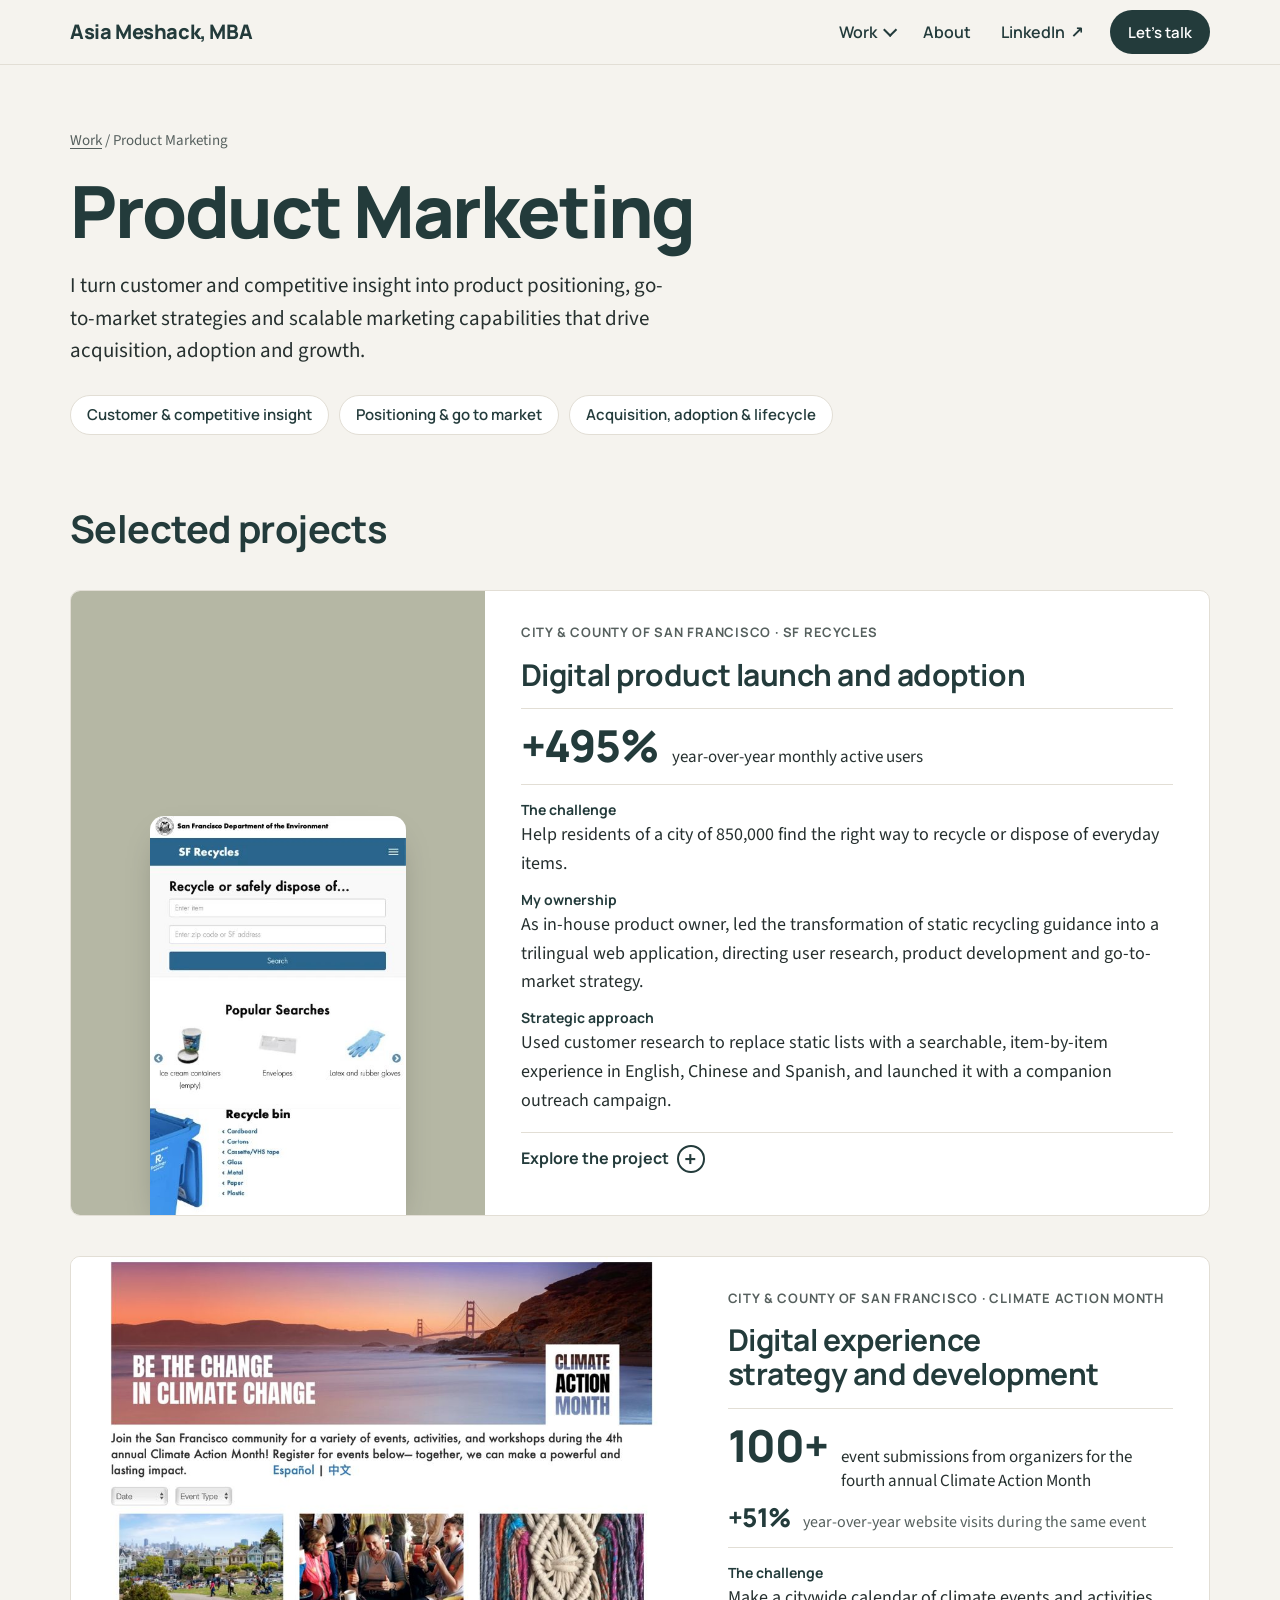
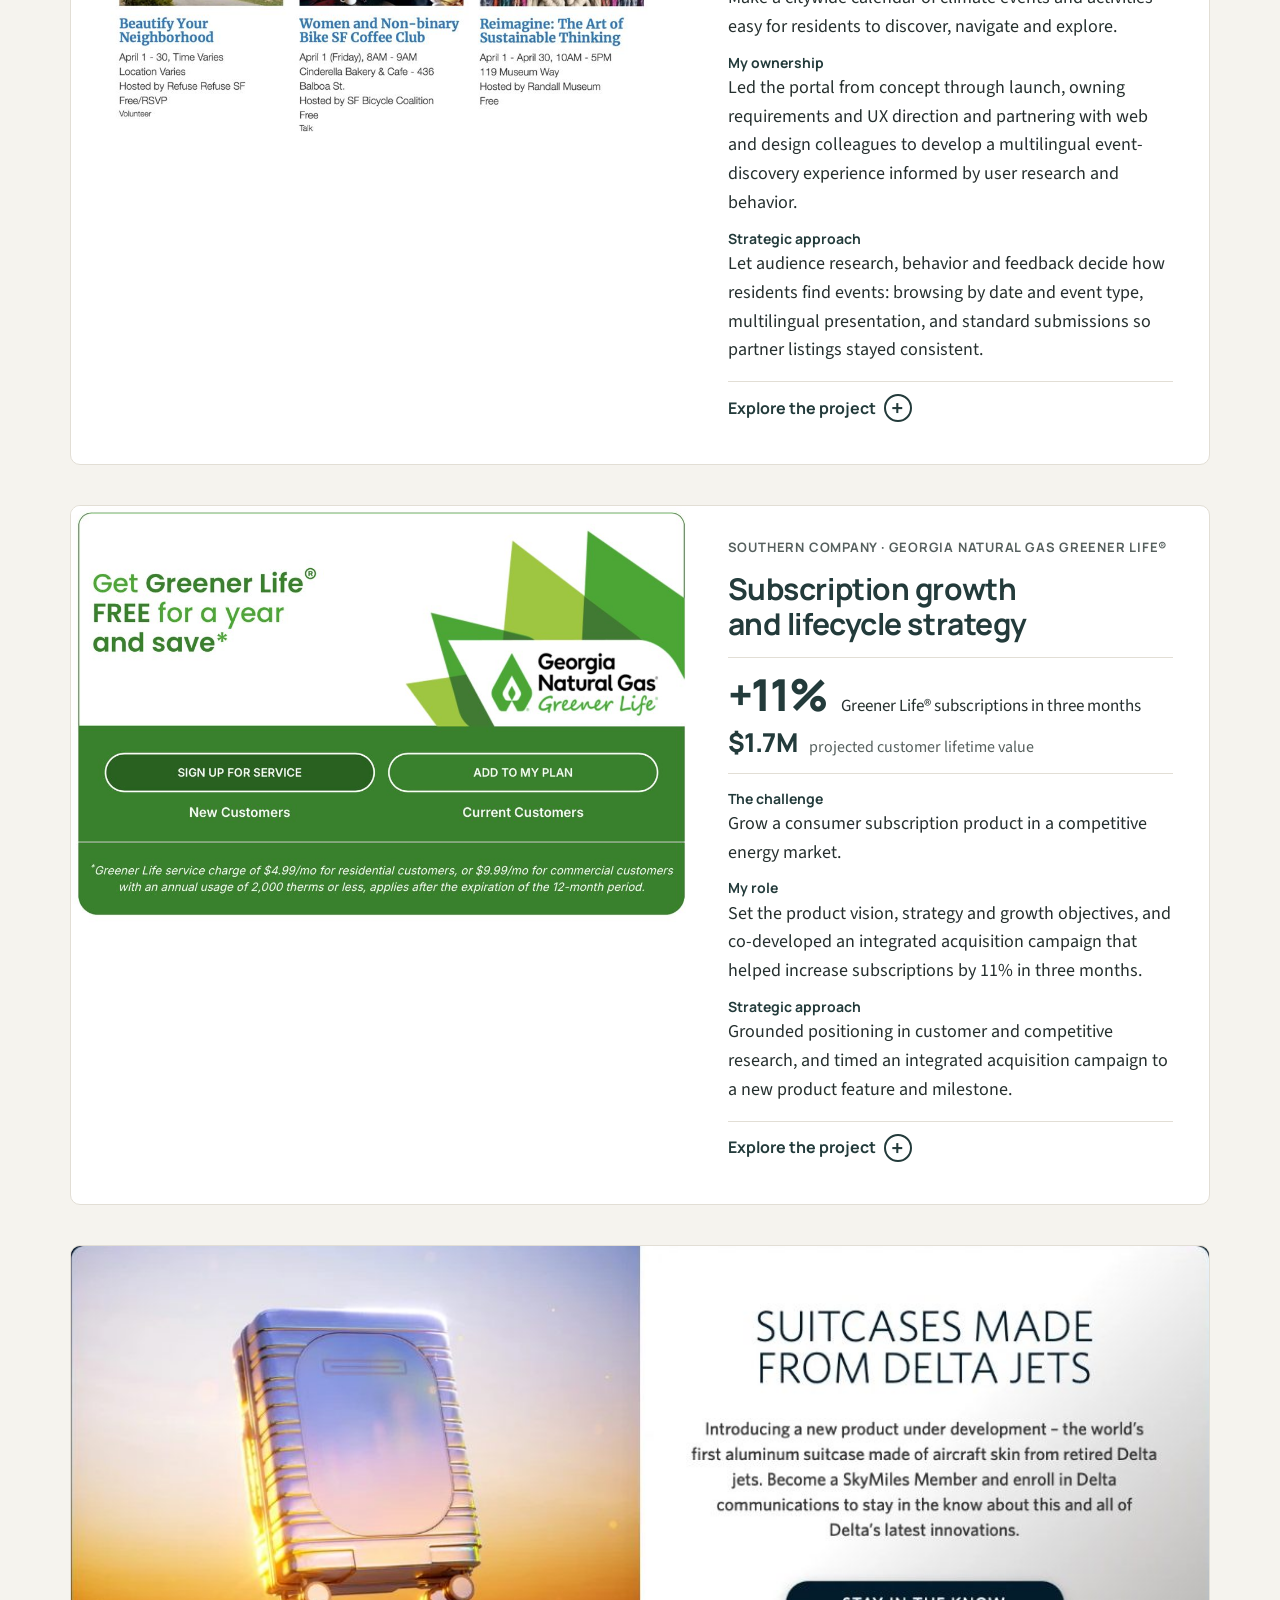
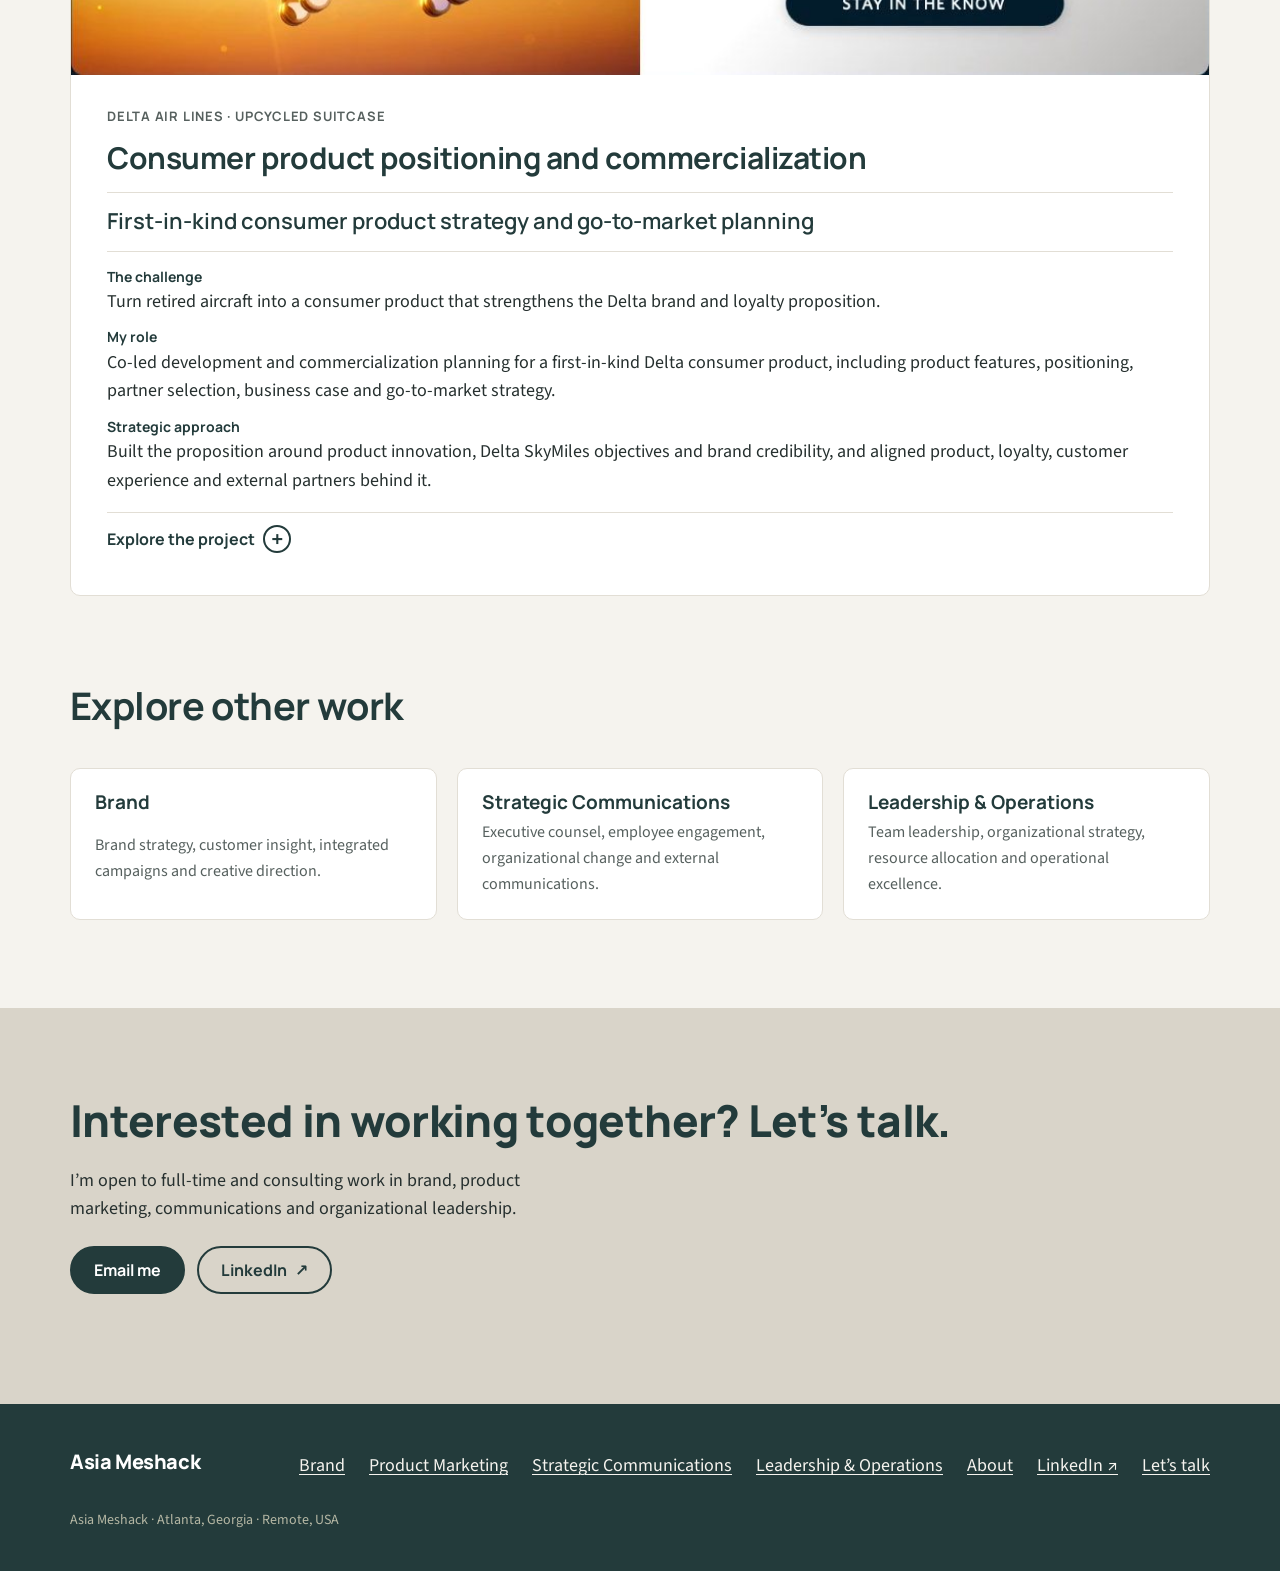
<file: product-marketing/index.html>
<!doctype html>
<html lang="en">
<head>
<meta charset="utf-8">
<meta name="viewport" content="width=device-width,initial-scale=1,viewport-fit=cover">
<title>Product marketing | Asia Meshack</title>
<meta name="description" content="Product marketing by Asia Meshack: positioning, go-to-market strategy, product adoption and growth, with work for Southern Company, Delta Air Lines and the City & County of San Francisco.">
<link rel="canonical" href="https://ameshack.github.io/amward-site/product-marketing/">
<meta property="og:type" content="website">
<meta property="og:site_name" content="Asia Meshack">
<meta property="og:title" content="Product marketing | Asia Meshack">
<meta property="og:description" content="Product marketing by Asia Meshack: positioning, go-to-market strategy, product adoption and growth, with work for Southern Company, Delta Air Lines and the City & County of San Francisco.">
<meta property="og:url" content="https://ameshack.github.io/amward-site/product-marketing/">
<meta property="og:image" content="https://ameshack.github.io/amward-site/src/img/reuse.jpg">
<meta name="twitter:card" content="summary_large_image">
<link rel="preconnect" href="https://fonts.googleapis.com">
<link rel="preconnect" href="https://fonts.gstatic.com" crossorigin>
<link rel="stylesheet" href="https://fonts.googleapis.com/css2?family=Manrope:wght@600;700;800&family=Source+Sans+3:wght@400;600;700&display=swap">
<link rel="stylesheet" href="../assets/site.css">
</head>
<body data-root="../" data-ext="" data-page="product-marketing">
<a class="skip" href="#main">Skip to content</a>
<header class="site-header">
  <div class="wrap">
    <a class="wordmark" href="../">Asia Meshack, MBA</a>
    <nav class="nav" aria-label="Main">
      <div class="nav-work">
        <button class="nav-work-btn" type="button" aria-expanded="false" aria-controls="work-menu">Work</button>
        <ul class="work-menu" id="work-menu" hidden><li><a href="../brand/"><strong>Brand</strong><span>Brand strategy, customer insight, integrated campaigns and creative direction.</span></a></li><li><a href="../product-marketing/"><strong>Product Marketing</strong><span>Positioning, go-to-market strategy, product adoption and commercial growth.</span></a></li><li><a href="../communications/"><strong>Strategic Communications</strong><span>Executive counsel, employee engagement, organizational change and external communications.</span></a></li><li><a href="../leadership/"><strong>Leadership &amp; Operations</strong><span>Team leadership, organizational strategy, resource allocation and operational excellence.</span></a></li></ul>
      </div>
      <a href="../about/">About</a>
      <a class="ext" href="https://www.linkedin.com/in/am-ward" target="_blank" rel="noopener">LinkedIn</a>
      <a class="btn btn-primary" href="#contact">Let’s talk</a>
    </nav>
    <button class="menu-btn" type="button" aria-expanded="false" aria-controls="mobile-panel">Menu</button>
    <nav class="mobile-panel" id="mobile-panel" aria-label="Main">
      <span class="group">Work</span><a class="sub" href="../brand/">Brand</a><a class="sub" href="../product-marketing/">Product Marketing</a><a class="sub" href="../communications/">Strategic Communications</a><a class="sub" href="../leadership/">Leadership &amp; Operations</a>
      <a href="../about/">About &amp; experience</a>
      <a class="ext" href="https://www.linkedin.com/in/am-ward" target="_blank" rel="noopener">LinkedIn</a>
      <a class="btn btn-primary" href="#contact">Let’s talk</a>
    </nav>
  </div>
</header>
<main id="main">
<section class="page-hero" aria-labelledby="page-h">
  <div class="wrap">
    <p class="crumbs"><a href="../#work">Work</a> / Product Marketing</p>
    <h1 id="page-h">Product Marketing</h1>
    <p class="lede">I turn customer and competitive insight into product positioning, go-to-market strategies and scalable marketing capabilities that drive acquisition, adoption and growth.</p>
    <ul class="caps" aria-label="Capabilities"><li>Customer &amp; competitive insight</li><li>Positioning &amp; go to market</li><li>Acquisition, adoption &amp; lifecycle</li></ul>
  </div>
</section>

<section class="section" style="padding-top:24px" aria-labelledby="featured-h">
  <div class="wrap">
    <div class="section-head"><h2 id="featured-h">Selected projects</h2></div>
    <div class="featured"><article class="project project-phone" id="sf-recycles">
  <div class="project-media"><img src="../src/img/sfrecycles.jpg" alt="SF Recycles mobile web app: search box, popular searches, and recycle, compost and landfill bin guides" width="420" height="2000" loading="lazy" decoding="async"></div>
  <div class="project-body">
    <p class="meta">City &amp; County of San Francisco · SF Recycles</p>
    <h3>Digital product launch and adoption</h3>
    <div class="outcomes-pair"><p class="outcome"><b>+495%</b><span>year-over-year monthly active users</span></p></div>
    <dl class="summary">
      <div><dt>The challenge</dt><dd>Help residents of a city of 850,000 find the right way to recycle or dispose of everyday items.</dd></div>
      <div><dt>My ownership</dt><dd>As in-house product owner, led the transformation of static recycling guidance into a trilingual web application, directing user research, product development and go-to-market strategy.</dd></div>
      <div><dt>Strategic approach</dt><dd>Used customer research to replace static lists with a searchable, item-by-item experience in English, Chinese and Spanish, and launched it with a companion outreach campaign.</dd></div>
    </dl>
    <details class="more">
      <summary>Explore the project<span class="sr-only">: Digital product launch and adoption</span></summary>
      <div class="detail"><div><h4>Execution and collaboration</h4><p>Directed customer research and digital agency delivery, and worked with product managers, engineers and UX to define and build a first-in-kind, mobile-accessible web application.</p></div><div><h4>Results</h4><ul><li>+495% year-over-year monthly active users</li><li>Together with its companion campaign, the app contributed to 27% year-over-year growth in compliant use of an affiliated waste service</li><li>2018 Data &amp; Innovation Awards, first place, Users First</li></ul><p class="fine">The 27% reflects the app and campaign together, not the app alone.</p></div></div>
    </details>
  </div>
</article><article class="project project-side" id="cam-portal">
  <div class="project-media"><img src="../src/img/climate-action-month-banner.jpg" alt="Climate Action Month web page: Be the change in climate change banner, Español and Chinese language links, date and event-type filters, and event listings" width="1000" height="765" loading="lazy" decoding="async"></div>
  <div class="project-body">
    <p class="meta">City &amp; County of San Francisco · Climate Action Month</p>
    <h3>Digital experience strategy and development</h3>
    <div class="outcomes-pair"><p class="outcome"><b>100+</b><span>event submissions from organizers for the fourth annual Climate Action Month</span></p><p class="outcome-2"><b>+51%</b><span>year-over-year website visits during the same event</span></p></div>
    <dl class="summary">
      <div><dt>The challenge</dt><dd>Make a citywide calendar of climate events and activities easy for residents to discover, navigate and explore.</dd></div>
      <div><dt>My ownership</dt><dd>Led the portal from concept through launch, owning requirements and UX direction and partnering with web and design colleagues to develop a multilingual event-discovery experience informed by user research and behavior.</dd></div>
      <div><dt>Strategic approach</dt><dd>Let audience research, behavior and feedback decide how residents find events: browsing by date and event type, multilingual presentation, and standard submissions so partner listings stayed consistent.</dd></div>
    </dl>
    <details class="more">
      <summary>Explore the project<span class="sr-only">: Digital experience strategy and development</span></summary>
      <div class="detail"><div><h4>Context</h4><p>Climate Action Month, an annual citywide initiative, gathered events and activities from community partners across San Francisco. The portal had to collect those listings and present them in one place.</p></div><div><h4>Strategic decisions</h4><p>Treated the calendar as a product rather than a list of links. Research, behavior and feedback on how residents browsed shaped the navigation, filters and event presentation, and Spanish and Chinese versions extended it beyond English speakers.</p></div><div><h4>Execution and collaboration</h4><p>Defined the concept and product requirements, set design and UX direction, and coordinated development with web, UX and technical colleagues. Established event-submission processes, content templates and editorial requirements so community partners could contribute listings consistently.</p></div><div><h4>Results</h4><ul><li>100+ event submissions from event organizers for the fourth annual Climate Action Month</li><li>+51% year-over-year website visits during the fourth annual Climate Action Month</li></ul></div></div>
    </details>
  </div>
</article><article class="project project-side" id="greener-life">
  <div class="project-media"><img src="../src/img/greener-life-offer.jpg" alt="Greener Life offer card: Get Greener Life free for a year and save, with Sign up for service and Add to my plan buttons" width="1100" height="738" loading="lazy" decoding="async"></div>
  <div class="project-body">
    <p class="meta">Southern Company · Georgia Natural Gas Greener Life®</p>
    <h3>Subscription growth and lifecycle strategy</h3>
    <div class="outcomes-pair"><p class="outcome"><b>+11%</b><span>Greener Life® subscriptions in three months</span></p><p class="outcome-2"><b>$1.7M</b><span>projected customer lifetime value</span></p></div>
    <dl class="summary">
      <div><dt>The challenge</dt><dd>Grow a consumer subscription product in a competitive energy market.</dd></div>
      <div><dt>My role</dt><dd>Set the product vision, strategy and growth objectives, and co-developed an integrated acquisition campaign that helped increase subscriptions by 11% in three months.</dd></div>
      <div><dt>Strategic approach</dt><dd>Grounded positioning in customer and competitive research, and timed an integrated acquisition campaign to a new product feature and milestone.</dd></div>
    </dl>
    <details class="more">
      <summary>Explore the project<span class="sr-only">: Subscription growth and lifecycle strategy</span></summary>
      <div class="detail"><div><h4>Strategic insight</h4><p>Assessed competing carbon-offset and sustainability offerings, and managed the research agency behind the brand-health tracker, to sharpen positioning, messaging and product priorities.</p></div><div><h4>Execution and collaboration</h4><p>Co-developed the acquisition campaign across paid, owned and earned channels with internal teams and agency partners. Launched web personalization, weekly optimization sprints and A/B and format tests; recommendations for homepage placement and landing-page social proof were adopted. Authored sales and customer-service enablement materials.</p></div><div><h4>Lifecycle and retention</h4><p>Analyzed customer needs, competitive offerings and attrition drivers to identify acquisition and retention opportunities. Developed prioritized recommendations for customer journeys, messaging, product experience and loyalty initiatives.</p><p class="fine">Retention ideas such as a points-based loyalty concept and a cancellation-offer funnel were recommendations; no implemented retention result is claimed.</p></div><div><h4>Results</h4><ul><li>+11% Greener Life® subscriptions in three months</li><li>$1.7M in projected customer lifetime value from the subscriber gain</li></ul><p class="fine">Lifetime value is projected, not booked revenue.</p></div></div>
    </details>
  </div>
</article><article class="project project-wide" id="delta-suitcase">
  <div class="project-media"><img src="../src/img/delta-suitcase.jpg" alt="Delta web feature: Suitcases made from Delta jets, showing the aluminum suitcase prototype" width="1110" height="419" loading="lazy" decoding="async"></div>
  <div class="project-body">
    <p class="meta">Delta Air Lines · Upcycled suitcase</p>
    <h3>Consumer product positioning and commercialization</h3>
    <p class="outcome mandate"><span>First-in-kind consumer product strategy and go-to-market planning</span></p>
    <dl class="summary">
      <div><dt>The challenge</dt><dd>Turn retired aircraft into a consumer product that strengthens the Delta brand and loyalty proposition.</dd></div>
      <div><dt>My role</dt><dd>Co-led development and commercialization planning for a first-in-kind Delta consumer product, including product features, positioning, partner selection, business case and go-to-market strategy.</dd></div>
      <div><dt>Strategic approach</dt><dd>Built the proposition around product innovation, Delta SkyMiles objectives and brand credibility, and aligned product, loyalty, customer experience and external partners behind it.</dd></div>
    </dl>
    <details class="more">
      <summary>Explore the project<span class="sr-only">: Consumer product positioning and commercialization</span></summary>
      <div class="detail"><div><h4>Product development</h4><p>Shaped the value proposition, positioning and feature recommendations for an upcycled aluminum suitcase made from retired Delta aircraft skin, and developed the business case.</p></div><div><h4>Partners and go-to-market</h4><p>Evaluated and recommended brand and manufacturing partners, and built go-to-market plans with cross-functional teams.</p></div><div><h4>Status</h4><p>This work covered development and prelaunch commercialization planning. Delta introduced the suitcase publicly while it was still in development.</p></div></div>
    </details>
  </div>
</article></div>
    
  </div>
</section>

<section class="section" style="padding-top:0" aria-labelledby="related-h">
  <div class="wrap">
    <div class="section-head"><h2 id="related-h">Explore other work</h2></div>
    <div class="related"><a href="../brand/"><strong>Brand</strong><span>Brand strategy, customer insight, integrated campaigns and creative direction.</span></a><a href="../communications/"><strong>Strategic Communications</strong><span>Executive counsel, employee engagement, organizational change and external communications.</span></a><a href="../leadership/"><strong>Leadership &amp; Operations</strong><span>Team leadership, organizational strategy, resource allocation and operational excellence.</span></a></div>
  </div>
</section>
<section class="section contact" id="contact" aria-labelledby="contact-h">
  <div class="wrap">
    <h2 id="contact-h">Interested in working together? Let’s talk.</h2>
    <p>I’m open to full-time and consulting work in brand, product marketing, communications and organizational leadership.</p>
    <div class="btn-row">
      <button class="btn btn-primary" type="button" id="reveal">Email me</button>
      <span class="addr" id="email" hidden></span>
      <button class="btn btn-secondary" type="button" id="copy" hidden>Copy</button>
      <a class="btn btn-secondary ext" href="https://www.linkedin.com/in/am-ward" target="_blank" rel="noopener">LinkedIn</a>
    </div>
    <p class="status" id="status" aria-live="polite"></p>
  </div>
</section>
</main>
<footer class="site-footer">
  <div class="wrap">
    <div class="footer-top">
      <a class="wordmark" href="../">Asia Meshack</a>
      <nav aria-label="Footer"><ul><li><a href="../brand/">Brand</a></li><li><a href="../product-marketing/">Product Marketing</a></li><li><a href="../communications/">Strategic Communications</a></li><li><a href="../leadership/">Leadership &amp; Operations</a></li><li><a href="../about/">About</a></li><li><a class="ext" href="https://www.linkedin.com/in/am-ward" target="_blank" rel="noopener">LinkedIn</a></li><li><a href="#contact">Let’s talk</a></li></ul></nav>
    </div>
    <small>Asia Meshack · Atlanta, Georgia · Remote, USA</small>
  </div>
</footer>
<script src="../assets/site.js"></script>
</body>
</html>
</file>
<file: assets/site.css>
/* Asia Meshack — warm editorial. Light, deliberately single-theme.
   Layout: compact sticky header; home = intro + collage, organizations, outcomes band, work cards, throughline, contact.
   Specialty pages = intro + capabilities, featured projects, supporting projects, related work, contact. */
:root{
  color-scheme:light;
  --ivory:#F5F3EE; --white:#FFFFFF; --stone:#D9D4C9; --sage:#B5B7A4;
  --teal:#233B3B; --teal-2:#2F4D4C; --text:#26302F; --muted:#56605E; --line:#E2DED5;
  --head:"Manrope",ui-sans-serif,system-ui,-apple-system,"Segoe UI",sans-serif;
  --body:"Source Sans 3",ui-sans-serif,system-ui,-apple-system,"Segoe UI",sans-serif;
  --eyebrow:var(--muted);
  --header-h:64px;
  --radius:10px;
}
*{box-sizing:border-box}
html{scroll-behavior:smooth;scroll-padding-top:calc(var(--header-h) + env(safe-area-inset-top,0px) + 16px)}
@media (prefers-reduced-motion:reduce){html{scroll-behavior:auto}*{transition:none!important}}
body{margin:0;background:var(--ivory);color:var(--text);font:400 18px/1.6 var(--body);-webkit-font-smoothing:antialiased}
body::before{content:"";position:fixed;inset:0 0 auto;height:env(safe-area-inset-top,0px);z-index:30;background:var(--ivory)}
img{max-width:100%;display:block}
a{color:var(--teal);text-underline-offset:3px;text-decoration-thickness:1px}
a:hover{text-decoration-thickness:2px}
:focus-visible{outline:3px solid var(--teal);outline-offset:3px;border-radius:4px}
h1,h2,h3{font-family:var(--head);color:var(--teal);margin:0;text-wrap:balance;letter-spacing:-.015em}
p{margin:0}
.wrap{max-width:1180px;margin:0 auto;padding-left:max(20px,env(safe-area-inset-left,0px));padding-right:max(20px,env(safe-area-inset-right,0px))}
.eyebrow{font:700 13px/1.3 var(--head);letter-spacing:.1em;text-transform:uppercase;color:var(--eyebrow)}
.lede{font-size:21px;line-height:1.55;color:var(--text);max-width:60ch}
[hidden]{display:none!important}
.sr-only{position:absolute;width:1px;height:1px;padding:0;margin:-1px;overflow:hidden;clip:rect(0,0,0,0);white-space:nowrap;border:0}
.skip{position:absolute;left:20px;top:-80px;z-index:40;background:var(--teal);color:var(--white);padding:10px 16px;border-radius:8px;font-weight:600;text-decoration:none}
.skip:focus{top:calc(env(safe-area-inset-top,0px) + 10px)}
.section{padding-block:88px}
.section-head{display:grid;gap:12px;margin-bottom:40px;max-width:720px}
.section-head h2{font-size:clamp(28px,3.2vw,38px);line-height:1.15;font-weight:700}

/* Buttons and links */
.btn{display:inline-flex;align-items:center;gap:8px;min-height:48px;padding:12px 22px;border-radius:999px;font:700 16px/1 var(--head);text-decoration:none;border:2px solid var(--teal);cursor:pointer}
.btn-primary{background:var(--teal);color:var(--white)}
.btn-primary:hover{background:var(--teal-2);border-color:var(--teal-2)}
.btn-secondary{background:transparent;color:var(--teal)}
.btn-secondary:hover{background:var(--white)}
.btn-row{display:flex;flex-wrap:wrap;gap:12px;align-items:center}
.arrow-link{font:700 16px/1.3 var(--head);text-decoration:none;display:inline-flex;gap:6px;align-items:center}
.arrow-link::after{content:"→";transition:transform .15s}
.arrow-link:hover::after{transform:translateX(3px)}
.ext::after{content:" ↗"}

/* Header */
.site-header{position:sticky;top:env(safe-area-inset-top,0px);z-index:20;background:color-mix(in srgb,var(--ivory) 94%,transparent);backdrop-filter:blur(8px);border-bottom:1px solid var(--line)}
.site-header .wrap{display:flex;align-items:center;gap:24px;height:var(--header-h)}
.wordmark{font:800 20px/1 var(--head);color:var(--teal);text-decoration:none;letter-spacing:-.02em;margin-right:auto}
.nav{display:flex;align-items:center;gap:6px}
.nav > a,.nav-work-btn{font:600 16px/1 var(--head);color:var(--teal);text-decoration:none;padding:12px 12px;border-radius:8px;background:none;border:0;cursor:pointer;min-height:44px;display:inline-flex;align-items:center;gap:6px}
.nav > a:hover,.nav-work-btn:hover{background:var(--white)}
.nav > a[aria-current="page"]{text-decoration:underline;text-underline-offset:6px;text-decoration-thickness:2px}
.nav-work-btn::after{content:"";width:8px;height:8px;border-right:2px solid currentColor;border-bottom:2px solid currentColor;transform:rotate(45deg) translateY(-3px);transition:transform .15s}
.nav-work-btn[aria-expanded="true"]::after{transform:rotate(-135deg) translateY(-1px)}
.nav-work{position:relative}
.work-menu{position:absolute;top:calc(100% + 8px);left:-12px;width:360px;background:var(--white);border:1px solid var(--line);border-radius:var(--radius);box-shadow:0 18px 40px -18px rgba(35,59,59,.35);padding:8px;list-style:none;margin:0}
.work-menu a{display:grid;gap:2px;padding:12px 14px;border-radius:8px;text-decoration:none}
.work-menu a:hover,.work-menu a:focus-visible{background:var(--ivory)}
.work-menu strong{font:700 16px/1.3 var(--head);color:var(--teal)}
.work-menu span{font-size:15px;line-height:1.4;color:var(--muted)}
.nav > a.btn{margin-left:8px;min-height:44px;padding:10px 18px;font-size:15px;background:var(--teal);color:var(--white);border-radius:999px}
.nav > a.btn:hover{background:var(--teal-2)}
.menu-btn{display:none;font:700 15px/1 var(--head);color:var(--teal);background:var(--white);border:1px solid var(--line);border-radius:999px;padding:12px 18px;min-height:44px;cursor:pointer}
.mobile-panel{display:none}

/* Hero */
.hero{padding-block:72px 64px}
.hero .wrap{display:grid;grid-template-columns:minmax(0,7fr) minmax(0,5fr);gap:56px;align-items:center}
.hero-copy{display:grid;gap:24px}
.hero h1{font-size:clamp(34px,4.1vw,52px);line-height:1.08;font-weight:800;letter-spacing:-.025em}
.collage{display:grid;grid-template-columns:766fr 1206fr;gap:12px}
.collage figure{margin:0;border-radius:var(--radius);overflow:hidden;background:var(--stone)}
.collage img{width:100%;height:100%;object-fit:cover}
.collage .c1{grid-column:1/-1;aspect-ratio:1100/612}
.collage .c2{aspect-ratio:766/556;background:#fff}
.collage .c3{aspect-ratio:900/421}

/* Organizations */
.orgs{padding-block:28px;border-block:1px solid var(--line)}
.orgs .wrap{display:grid;gap:14px}
.orgs ul{list-style:none;margin:0;padding:0;display:flex;flex-wrap:wrap;gap:20px 56px;align-items:center}
.orgs li{display:flex;align-items:center;min-height:44px}
.orgs img{width:auto;max-width:100%}

/* Outcomes band */
.outcomes{background:var(--teal);color:var(--ivory)}
.outcomes .section-head h2{color:var(--ivory)}
.outcomes .eyebrow{color:var(--sage)}
.outcomes ul{list-style:none;margin:0;padding:0;display:grid;grid-template-columns:repeat(4,minmax(0,1fr));gap:32px}
.outcomes li{display:grid;gap:10px;align-content:start;padding-top:20px;border-top:1px solid color-mix(in srgb,var(--sage) 55%,transparent)}
.outcomes b{font:800 clamp(40px,4.6vw,56px)/1 var(--head);letter-spacing:-.03em;color:var(--white)}
.outcomes span{font-size:17px;line-height:1.45;color:var(--ivory)}
.outcomes small{font:700 13px/1.3 var(--head);letter-spacing:.06em;text-transform:uppercase;color:var(--sage)}

/* Work cards */
.cards{display:grid;grid-template-columns:repeat(2,minmax(0,1fr));gap:24px}
.card{background:var(--white);border-radius:var(--radius);overflow:hidden;display:grid;grid-template-rows:auto 1fr;text-decoration:none;color:inherit;border:1px solid var(--line);transition:transform .15s,box-shadow .15s}
.card:hover{transform:translateY(-3px);box-shadow:0 18px 40px -22px rgba(35,59,59,.45)}
.card-visual{aspect-ratio:16/7;background:var(--stone);overflow:hidden;display:grid}
.card-visual img{width:100%;height:100%;object-fit:cover}
.card-visual:not(.phone){position:relative}
.card-visual:not(.phone) img{position:absolute;inset:0}
.card-visual.phone{background:var(--sage)}
.card-visual.phone img{width:60%;justify-self:center;object-position:top;border-radius:10px 10px 0 0;margin-top:16px;box-shadow:0 10px 30px -12px rgba(0,0,0,.35)}
.card-body{padding:24px 28px 28px;display:grid;gap:10px;align-content:start}
.card-body h3{font-size:24px;line-height:1.2;font-weight:700}
.card-body p{color:var(--muted)}
.card-body .arrow-link{margin-top:6px}

/* Throughline */
.throughline .wrap{display:grid;grid-template-columns:minmax(0,4fr) minmax(0,7fr);gap:56px;align-items:start}
.throughline h2{font-size:clamp(28px,3.2vw,38px);line-height:1.15;font-weight:700}
.throughline .copy{display:grid;gap:18px;max-width:62ch}

/* Contact band */
.contact{background:var(--stone)}
.contact .wrap{display:grid;gap:22px;justify-items:start}
.contact h2{font-size:clamp(30px,3.6vw,44px);line-height:1.1;font-weight:800}
.contact p{max-width:58ch}
.addr{font:600 17px var(--body);padding:12px 16px;border-radius:999px;background:var(--white);user-select:all}
.status{font-size:15px;color:var(--muted)}

/* Footer */
.site-footer{background:var(--teal);color:var(--ivory);padding-block:48px 40px}
.site-footer .wrap{display:grid;gap:28px}
.footer-top{display:flex;flex-wrap:wrap;justify-content:space-between;gap:24px;align-items:start}
.site-footer .wordmark{color:var(--white)}
.site-footer nav ul{list-style:none;margin:0;padding:0;display:flex;flex-wrap:wrap;gap:8px 24px}
.site-footer a{color:var(--ivory)}
.site-footer small{color:var(--sage);font-size:14px}

/* Specialty page */
.page-hero{padding-block:64px 48px}
.page-hero .wrap{display:grid;gap:22px}
.crumbs{font-size:15px;color:var(--muted)}
.crumbs a{color:var(--muted)}
.page-hero h1{font-size:clamp(44px,6vw,72px);line-height:1;font-weight:800;letter-spacing:-.03em}
.caps{list-style:none;margin:6px 0 0;padding:0;display:flex;flex-wrap:wrap;gap:10px}
.caps li{font:600 15px/1.2 var(--head);color:var(--teal);background:var(--white);border:1px solid var(--line);border-radius:999px;padding:10px 16px}

.featured{display:grid;gap:40px}
.project{background:var(--white);border:1px solid var(--line);border-radius:var(--radius);overflow:hidden}
.project-side{display:grid;grid-template-columns:minmax(0,6fr) minmax(0,5fr)}
.project-side .project-media{align-self:start;min-height:0;background:transparent}
.project-side .project-media img{height:auto}
.project-phone{display:grid;grid-template-columns:minmax(0,4fr) minmax(0,7fr)}
.project-phone .project-media{background:var(--sage);display:grid;justify-items:center;align-content:end;padding-top:36px;min-height:0}
.project-phone .project-media img{width:62%;max-width:300px;height:auto;aspect-ratio:9/14;object-fit:cover;object-position:top;border-radius:14px 14px 0 0;box-shadow:0 14px 34px -16px rgba(0,0,0,.4)}
.project-wide .project-media{min-height:0}
.project-accent{grid-template-columns:minmax(0,4fr) minmax(0,7fr)}
.project-accent .project-media{background:var(--ivory);align-self:stretch;display:grid;place-items:center}
.project-accent .project-media img{height:auto}
.project-wide .project-media img{height:auto}
.project-text .project-body{max-width:820px}
.project-media{background:var(--stone);min-height:100%}
.project-media img{width:100%;height:100%;object-fit:cover}
.project-wide .project-media img{max-height:560px}
.project-media video{display:block;width:100%;height:auto;background:#000}
.project-media img.focus-top{object-position:top}
.project-media img.focus-left{object-position:left center}
.project-body{padding:32px 36px 34px;display:grid;gap:16px;align-content:start}
.meta{font:700 13px/1.4 var(--head);letter-spacing:.06em;text-transform:uppercase;color:var(--muted)}
.project h3{font-size:clamp(24px,2.4vw,30px);line-height:1.15;font-weight:700}
.outcome{display:flex;gap:14px;align-items:baseline;padding:14px 0;border-block:1px solid var(--line)}
.outcome b{font:800 clamp(34px,3.6vw,44px)/1 var(--head);color:var(--teal);letter-spacing:-.03em;flex:none}
.outcome span{font-size:17px;line-height:1.4}
.outcomes-pair{display:grid;border-block:1px solid var(--line)}
.outcomes-pair .outcome{border-block:0}
.outcome-2{display:flex;gap:12px;align-items:baseline;padding:0 0 14px;margin-top:-4px}
.outcome-2 b{font:800 clamp(22px,2.2vw,26px)/1 var(--head);color:var(--teal);letter-spacing:-.02em;flex:none}
.outcome-2 span{font-size:16px;line-height:1.4;color:var(--muted)}
.outcome.mandate span{font:600 clamp(19px,1.9vw,22px)/1.35 var(--head);color:var(--teal)}
.summary{margin:0;display:grid;gap:12px}
.summary div{display:grid;gap:2px}
.summary dt{font:700 14px/1.3 var(--head);color:var(--teal)}
.summary dd{margin:0;color:var(--text)}
details.more{border-top:1px solid var(--line);padding-top:4px}
details.more > summary{list-style:none;cursor:pointer;font:700 16px/1.3 var(--head);color:var(--teal);display:inline-flex;align-items:center;gap:8px;min-height:44px;padding:8px 0}
details.more > summary::-webkit-details-marker{display:none}
details.more > summary::after{content:"+";font-size:22px;line-height:1;width:24px;height:24px;display:grid;place-items:center;border:2px solid currentColor;border-radius:50%}
details.more[open] > summary::after{content:"–"}
.detail{display:grid;gap:18px;padding:6px 0 4px}
.detail h4{margin:0 0 4px;font:700 15px/1.3 var(--head);letter-spacing:.04em;text-transform:uppercase;color:var(--muted)}
.detail ul{margin:0;padding-left:20px;display:grid;gap:4px}
.detail .fine{font-size:15px;color:var(--muted);margin-top:8px}
.links{display:flex;flex-wrap:wrap;gap:8px 20px}
.links a{font:700 16px/1.3 var(--head)}


.related{display:grid;grid-template-columns:repeat(3,minmax(0,1fr));gap:20px}
.related a{display:grid;gap:6px;padding:22px 24px;background:var(--white);border:1px solid var(--line);border-radius:var(--radius);text-decoration:none;transition:transform .15s}
.related a:hover{transform:translateY(-2px)}
.related strong{font:700 19px/1.25 var(--head);color:var(--teal)}
.related span{color:var(--muted);font-size:16px}
.related.four{grid-template-columns:repeat(4,minmax(0,1fr))}

/* Primary visuals in a consistent top frame */
.media-pair{display:grid;grid-template-columns:1fr 1fr;gap:4px;background:var(--stone)}
.media-pair img{width:100%;height:auto;aspect-ratio:16/9;object-fit:cover}
.media-pair figure{margin:0;position:relative;min-width:0}
.media-pair figure img{aspect-ratio:auto;object-fit:contain;border:0;border-radius:0}
.pair-label{position:absolute;left:10px;top:10px;margin:0;background:var(--teal);color:var(--white);font:700 12px/1 var(--head);letter-spacing:.08em;text-transform:uppercase;padding:6px 9px;border-radius:4px}
.project-wide .project-media img.fit-contain{object-fit:contain;max-height:420px;width:100%;background:var(--stone);padding:20px 0}

.zoom{display:block;position:relative}
.zoom-hint{display:block;text-align:right;padding:8px 14px 0;font:700 14px/1.3 var(--head);color:var(--teal);text-decoration:underline;text-underline-offset:3px}
.zoom-hint::after{content:" ↗"}

/* Media cards (coverage and examples under a project summary) */
.media-grid{list-style:none;margin:4px 0 0;padding:0;display:grid;grid-template-columns:repeat(2,minmax(0,1fr));gap:16px}
.media-card{display:grid;grid-template-rows:auto 1fr;background:var(--ivory);border:1px solid var(--line);border-radius:8px;overflow:hidden;min-width:0}
.media-card img{width:100%;height:auto;aspect-ratio:16/9;object-fit:cover}
.media-card.media-text{grid-column:1/-1;grid-template-rows:1fr}
.media-body{padding:14px 16px 16px;display:grid;gap:6px;align-content:start}
.media-label{font:700 12.5px/1.35 var(--head);letter-spacing:.06em;text-transform:uppercase;color:var(--muted)}
.media-source{font-size:14px;color:var(--muted)}
.media-headline{font:700 17px/1.35 var(--head);color:var(--teal)}
.media-headline a{color:inherit}
.media-role{font-size:16px;line-height:1.5}
.media-extra{font-size:15px}

/* Compact supporting projects */
.project-compact .project-body{padding:26px 30px 28px;gap:14px}
.project-compact h3{font-size:clamp(21px,2vw,24px)}
.project-compact .outcome b{font-size:clamp(28px,3vw,36px)}
.project-compact.project-side{grid-template-columns:minmax(0,3fr) minmax(0,8fr)}

/* Social post samples inside project details */
.detail figure.post{margin:14px 0 0;max-width:420px}
.detail figure.post img{width:100%;height:auto;border:1px solid var(--line);border-radius:8px}
.detail figure.post figcaption{font-size:14px;color:var(--muted);margin-top:6px}
details.more-samples{margin-top:12px}
details.more-samples > summary{cursor:pointer;font:700 15px/1.3 var(--head);color:var(--teal);min-height:44px;display:inline-flex;align-items:center}
.post-grid{display:grid;grid-template-columns:repeat(2,minmax(0,1fr));gap:16px}
.post-grid figure.post{max-width:none}

/* About page */
.caps.jump a{text-decoration:none;color:inherit}
.split .wrap{display:grid;grid-template-columns:minmax(0,4fr) minmax(0,8fr);gap:56px;align-items:start}
.split-head{display:grid;gap:12px;align-content:start;position:sticky;top:calc(var(--header-h) + env(safe-area-inset-top,0px) + 24px)}
.split-head h2{font-size:clamp(28px,3.2vw,38px);line-height:1.15;font-weight:700}
.split-head p:not(.eyebrow){color:var(--muted)}
.roles{list-style:none;margin:0;padding:0;min-width:0}
.roles li{display:grid;grid-template-columns:110px minmax(0,1fr);gap:20px;padding-block:20px;border-top:1px solid var(--line)}
.roles li:last-child{border-bottom:1px solid var(--line)}
.when{font:700 14px/1.6 var(--head);color:var(--muted);font-variant-numeric:tabular-nums}
.role b{font:700 18px/1.35 var(--head);color:var(--teal)}
.role .t{display:block;color:var(--muted);font-size:16px;margin-top:2px}
.role p{margin-top:6px;max-width:64ch}
.role .role-links{font-size:15px;color:var(--muted)}
.tech{background:var(--white)}
.tech-rows{margin:0;display:grid;min-width:0}
.tech-rows div{display:grid;grid-template-columns:minmax(0,230px) minmax(0,1fr);gap:20px;padding-block:18px;border-top:1px solid var(--line)}
.tech-rows div:last-child{border-bottom:1px solid var(--line)}
.tech-rows dt{font:700 16px/1.4 var(--head);color:var(--teal)}
.tech-rows dd{margin:0}
.tech-body{display:grid;gap:24px;min-width:0}
.tech-capability{font:600 clamp(19px,1.9vw,22px)/1.45 var(--head);color:var(--teal);max-width:60ch}
.tech-rows .tool dt{font-size:14px;color:var(--muted)}
.tech-rows .tool dd{font-size:15px;color:var(--muted)}
.cred-grid{display:grid;grid-template-columns:repeat(2,minmax(0,1fr));gap:48px}
.cred-grid h3{font:700 13px/1.3 var(--head);letter-spacing:.1em;text-transform:uppercase;color:var(--muted);padding-bottom:10px;border-bottom:1px solid var(--line);margin-bottom:4px}
.cred-grid ul{list-style:none;margin:0;padding:0}
.cred-grid li{padding:12px 0;border-bottom:1px solid var(--line);line-height:1.45}
.cred-grid li span{display:block;color:var(--muted);font-size:15px}
.cred-grid .stack{display:grid;gap:32px;align-content:start}
.yr{font:700 14px var(--head);color:var(--muted);margin-right:8px;font-variant-numeric:tabular-nums}

/* Review-only notes */
.review-bar{background:#FFF4D6;color:#3A2E05;font-size:15px;padding-block:10px;border-bottom:1px solid #E8D59A}
.review{border:1px dashed #9A6B00;background:#FFF8E4;color:#3A2E05;border-radius:8px;padding:10px 14px;font-size:15px;line-height:1.5}
.review::before{content:"Owner review · ";font:800 12px var(--head);letter-spacing:.06em;text-transform:uppercase;color:#7A5400}


@media (max-width:980px){
  .nav{display:none}
  .menu-btn{display:inline-flex;align-items:center}
  .mobile-panel{position:absolute;left:0;right:0;top:100%;background:var(--ivory);border-bottom:1px solid var(--line);padding:12px max(20px,env(safe-area-inset-right,0px)) 24px max(20px,env(safe-area-inset-left,0px));box-shadow:0 20px 30px -24px rgba(35,59,59,.4)}
  .mobile-panel.open{display:grid;gap:4px}
  .mobile-panel a{font:700 18px/1.3 var(--head);color:var(--teal);text-decoration:none;padding:12px 4px;min-height:44px}
  .mobile-panel .group{font:700 13px/1.3 var(--head);letter-spacing:.1em;text-transform:uppercase;color:var(--muted);padding:12px 4px 2px}
  .mobile-panel .sub{padding-left:16px;font-weight:600}
  .mobile-panel a.btn{margin-top:10px;justify-self:start;color:var(--white);padding:12px 22px}
  .site-header .wrap{position:relative}
  .hero .wrap,.throughline .wrap{grid-template-columns:minmax(0,1fr);gap:40px}
  .outcomes ul{grid-template-columns:repeat(2,minmax(0,1fr))}
  .project-side,.project-phone,.project-compact.project-side{grid-template-columns:minmax(0,1fr)}
  .project-phone .project-media{padding-top:28px}
  .project-accent .project-media{padding-top:18px}
  .project-accent .project-media img{max-width:220px}
  .project-phone .project-media img{width:46%;max-height:420px}
  .related,.related.four{grid-template-columns:minmax(0,1fr) minmax(0,1fr)}
  .split .wrap,.cred-grid{grid-template-columns:minmax(0,1fr);gap:28px}
  .split-head{position:static}
}
@media (max-width:640px){
  body{font-size:17px}
  .section{padding-block:60px}
  .hero{padding-block:44px 48px}
  .lede{font-size:19px}
  .cards,.related,.related.four{grid-template-columns:minmax(0,1fr)}
  .media-grid,.post-grid{grid-template-columns:minmax(0,1fr)}
  .project-compact .project-body{padding:22px 22px 24px}
  .roles li,.tech-rows div{grid-template-columns:minmax(0,1fr);gap:4px}
  .project-phone .project-media img{width:62%}
  .outcomes ul{grid-template-columns:minmax(0,1fr);gap:24px}
  .project-body{padding:24px 22px 26px}
  .card-body{padding:22px 22px 24px}
  .outcome{flex-direction:column;gap:6px}
}
</file>
